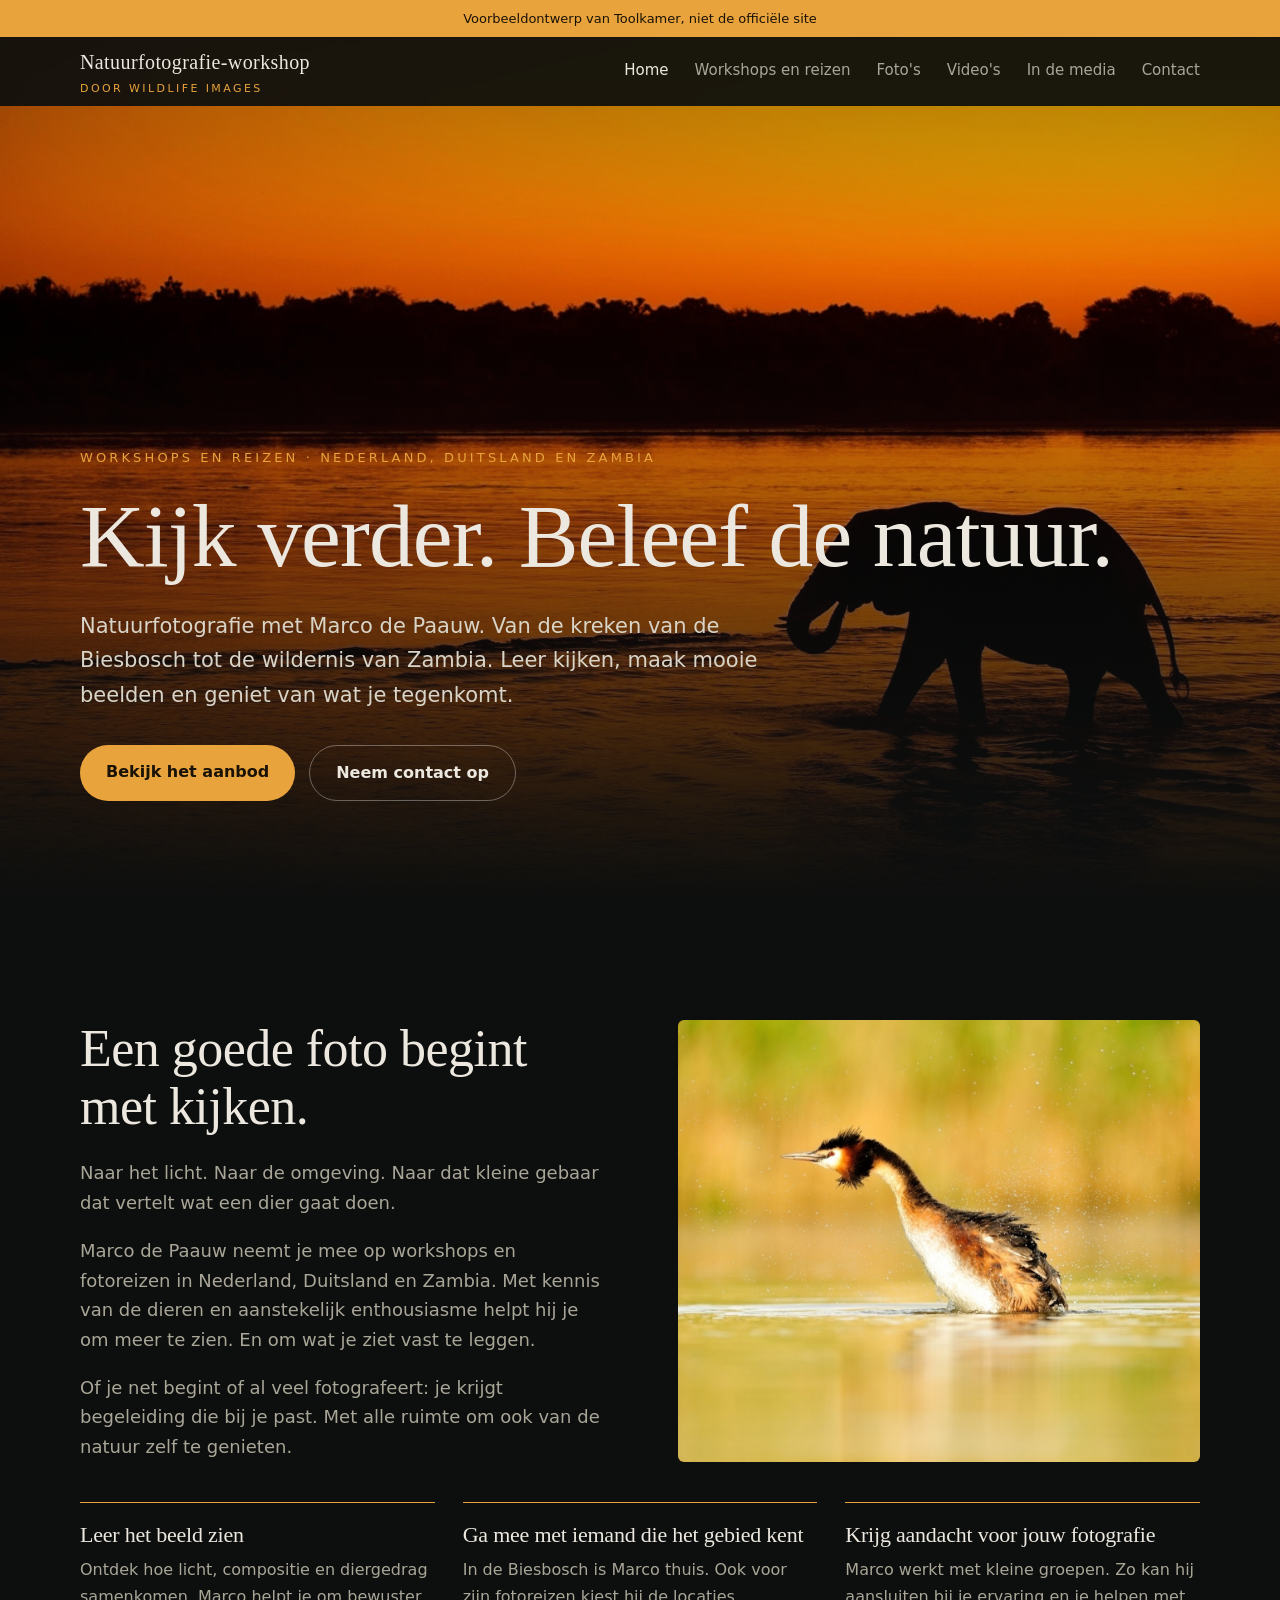
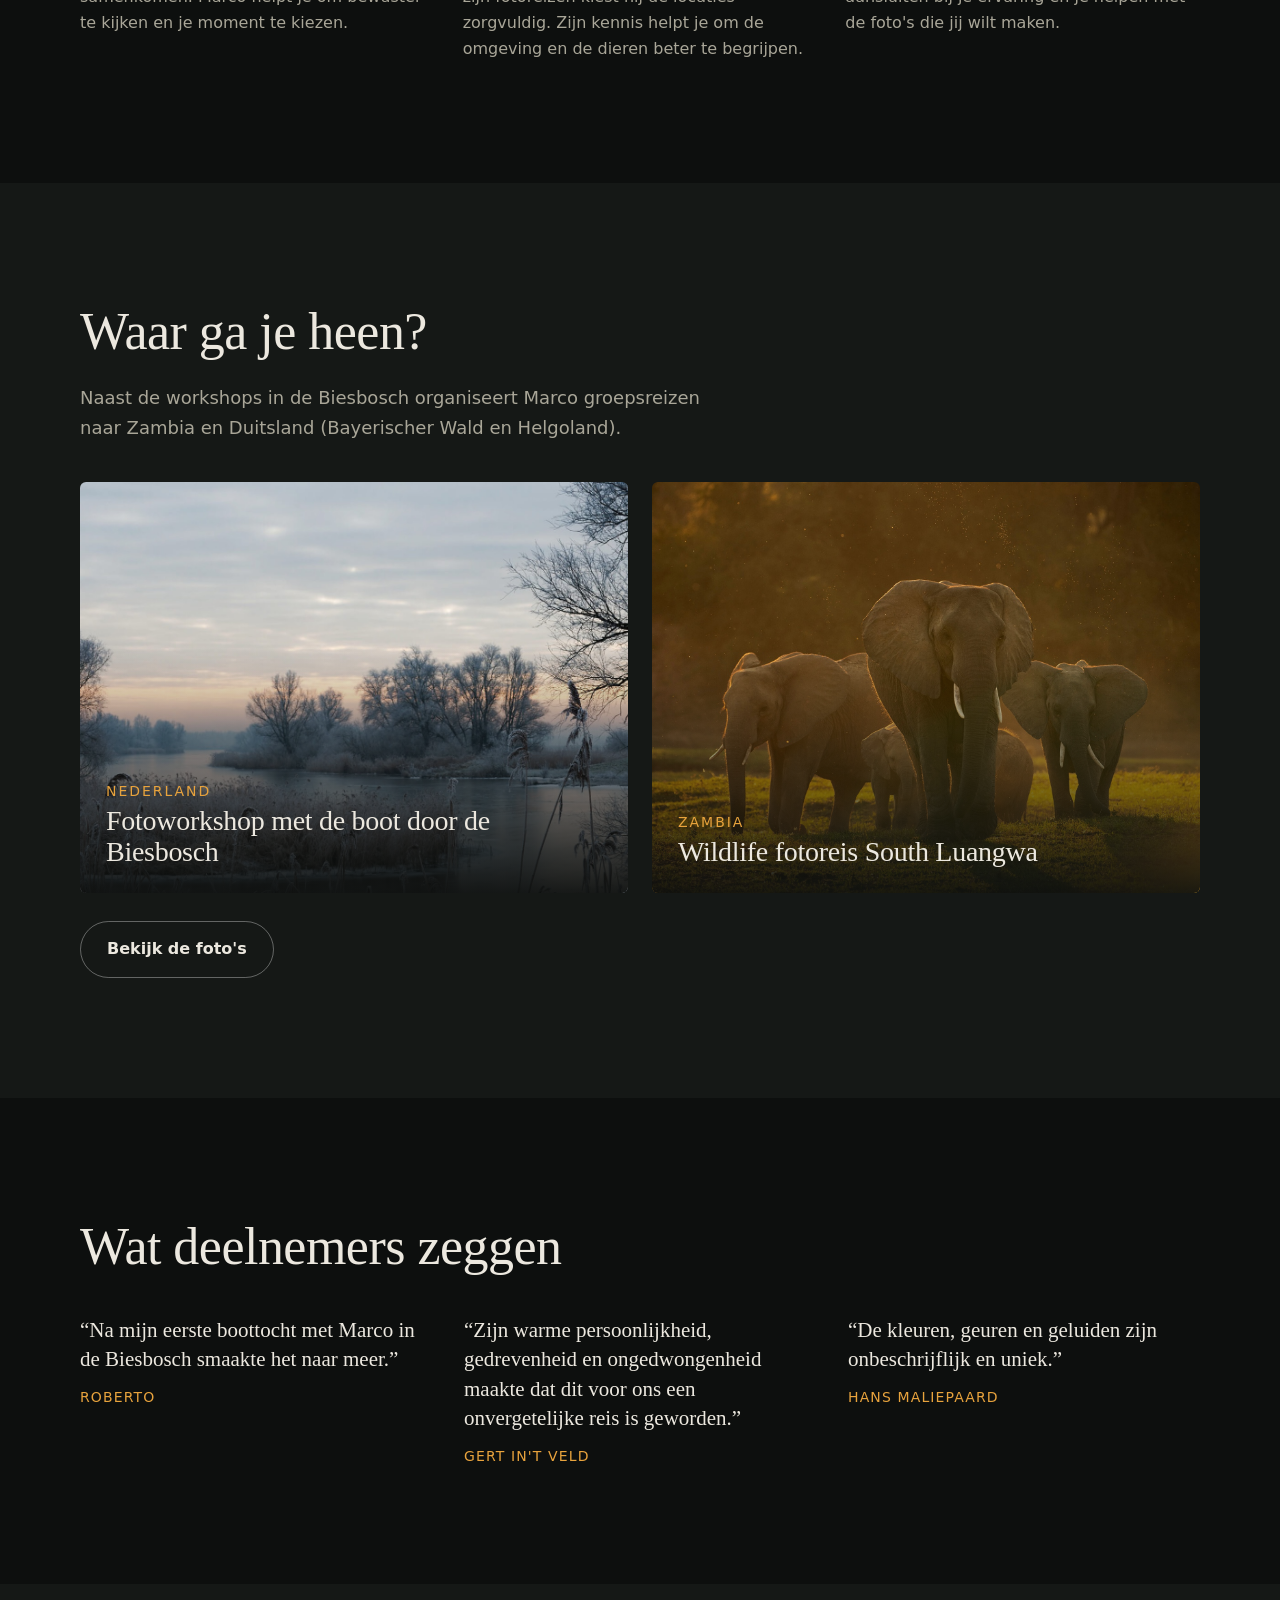
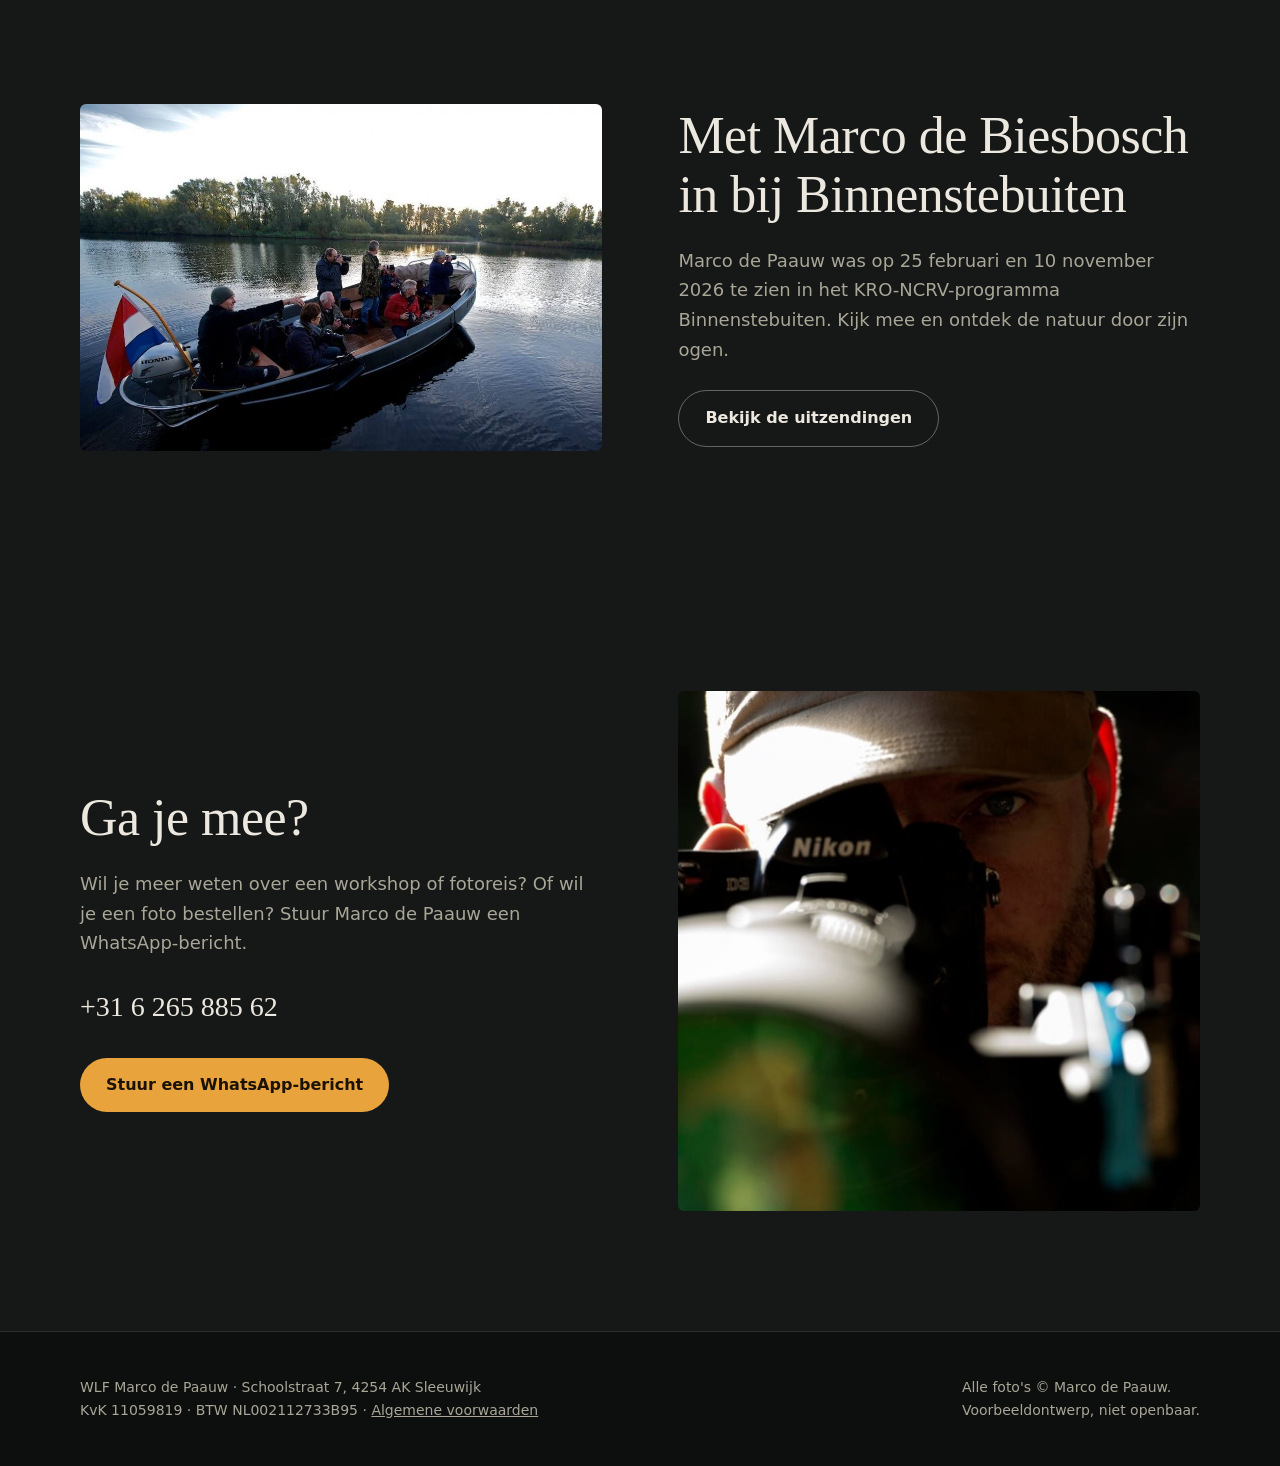
<file: index.html>
<!doctype html>
<html lang="nl"><head><meta charset="utf-8"><meta name="viewport" content="width=device-width,initial-scale=1">
<meta name="robots" content="noindex,nofollow,noarchive"><title>Natuurfotografie-workshop · Marco de Paauw</title>
<link rel="stylesheet" href="style.css"></head><body>
<div class="voorbeeld">Voorbeeldontwerp van Toolkamer, niet de officiële site</div>
<header class="top"><div class="wrap"><a class="merk" href="index.html">Natuurfotografie-workshop<small>door Wildlife Images</small></a><nav><a href="index.html" aria-current=page>Home</a><a href="reizen.html">Workshops en reizen</a><a href="galerij.html">Foto's</a><a href="videos.html">Video's</a><a href="media.html">In de media</a><a href="index.html#contact">Contact</a></nav></div></header>
<section class="hero" style="padding:0"><img src="img/hero.jpg" alt="" fetchpriority="high"><div class="wrap"><div class="oogje">Workshops en reizen · Nederland, Duitsland en Zambia</div><h1>Kijk verder. Beleef de natuur.</h1><p class="sub">Natuurfotografie met Marco de Paauw. Van de kreken van de Biesbosch tot de wildernis van Zambia. Leer kijken, maak mooie beelden en geniet van wat je tegenkomt.</p><div class="knoppen"><a class="knop" href="#aanbod">Bekijk het aanbod</a><a class="knop rand" href="#contact">Neem contact op</a></div></div></section><section><div class="wrap twee"><div><h2>Een goede foto begint met kijken.</h2><p class="lead">Naar het licht. Naar de omgeving. Naar dat kleine gebaar dat vertelt wat een dier gaat doen.</p><p class="lead">Marco de Paauw neemt je mee op workshops en fotoreizen in Nederland, Duitsland en Zambia. Met kennis van de dieren en aanstekelijk enthousiasme helpt hij je om meer te zien. En om wat je ziet vast te leggen.</p><p class="lead">Of je net begint of al veel fotografeert: je krijgt begeleiding die bij je past. Met alle ruimte om ook van de natuur zelf te genieten.</p></div><img src="img/fuut.jpg" alt="Fuut op het water in de Biesbosch" loading="lazy"></div>
<div class="wrap drie"><div><h3>Leer het beeld zien</h3><p>Ontdek hoe licht, compositie en diergedrag samenkomen. Marco helpt je om bewuster te kijken en je moment te kiezen.</p></div><div><h3>Ga mee met iemand die het gebied kent</h3><p>In de Biesbosch is Marco thuis. Ook voor zijn fotoreizen kiest hij de locaties zorgvuldig. Zijn kennis helpt je om de omgeving en de dieren beter te begrijpen.</p></div><div><h3>Krijg aandacht voor jouw fotografie</h3><p>Marco werkt met kleine groepen. Zo kan hij aansluiten bij je ervaring en je helpen met de foto's die jij wilt maken.</p></div></div></section>
<section class="licht" id="aanbod"><div class="wrap"><h2>Waar ga je heen?</h2><p class="lead">Naast de workshops in de Biesbosch organiseert Marco groepsreizen naar Zambia en Duitsland (Bayerischer Wald en Helgoland).</p>
<div class="kaarten"><a class="kaart" href="biesbosch.html"><img src="img/biesbosch-winter.jpg" alt="" loading="lazy"><div><span>Nederland</span><h3>Fotoworkshop met de boot door de Biesbosch</h3></div></a><a class="kaart" href="zambia.html"><img src="img/olifanten.jpg" alt="" loading="lazy"><div><span>Zambia</span><h3>Wildlife fotoreis South Luangwa</h3></div></a></div>
<p style="margin-top:28px"><a class="knop rand" href="galerij.html">Bekijk de foto's</a></p></div></section>
<section><div class="wrap"><h2>Wat deelnemers zeggen</h2><div class="citaten"><blockquote>“Na mijn eerste boottocht met Marco in de Biesbosch smaakte het naar meer.”<cite>ROBERTO</cite></blockquote><blockquote>“Zijn warme persoonlijkheid, gedrevenheid en ongedwongenheid maakte dat dit voor ons een onvergetelijke reis is geworden.”<cite>GERT IN'T VELD</cite></blockquote><blockquote>“De kleuren, geuren en geluiden zijn onbeschrijflijk en uniek.”<cite>HANS MALIEPAARD</cite></blockquote></div></div></section>
<section class="licht"><div class="wrap twee"><img src="img/boot.jpg" alt="Deelnemers in de boot door de Biesbosch" loading="lazy"><div><h2>Met Marco de Biesbosch in bij Binnenstebuiten</h2><p class="lead">Marco de Paauw was op 25 februari en 10 november 2026 te zien in het KRO-NCRV-programma Binnenstebuiten. Kijk mee en ontdek de natuur door zijn ogen.</p><div class="tv"><a class="knop rand" href="media.html">Bekijk de uitzendingen</a></div></div></div></section><section class="licht" id="contact"><div class="wrap twee"><div><h2>Ga je mee?</h2><p class="lead">Wil je meer weten over een workshop of fotoreis? Of wil je een foto bestellen? Stuur Marco de Paauw een WhatsApp-bericht.</p><p style="margin:26px 0 28px;font-family:Georgia,serif;font-size:28px">+31 6 265 885 62</p><a class="knop" href="https://wa.me/31626588562">Stuur een WhatsApp-bericht</a></div><img src="img/marco.jpg" alt="Marco de Paauw met camera" loading="lazy" style="max-height:520px"></div></section>
<footer><div class="wrap"><div>WLF Marco de Paauw · Schoolstraat 7, 4254 AK Sleeuwijk<br>KvK 11059819 · BTW NL002112733B95 · <a href="https://natuurfotografie-workshop.nl/wp-content/uploads/av.pdf">Algemene voorwaarden</a></div><div>Alle foto's © Marco de Paauw.<br>Voorbeeldontwerp, niet openbaar.</div></div></footer>
</body></html>
</file>
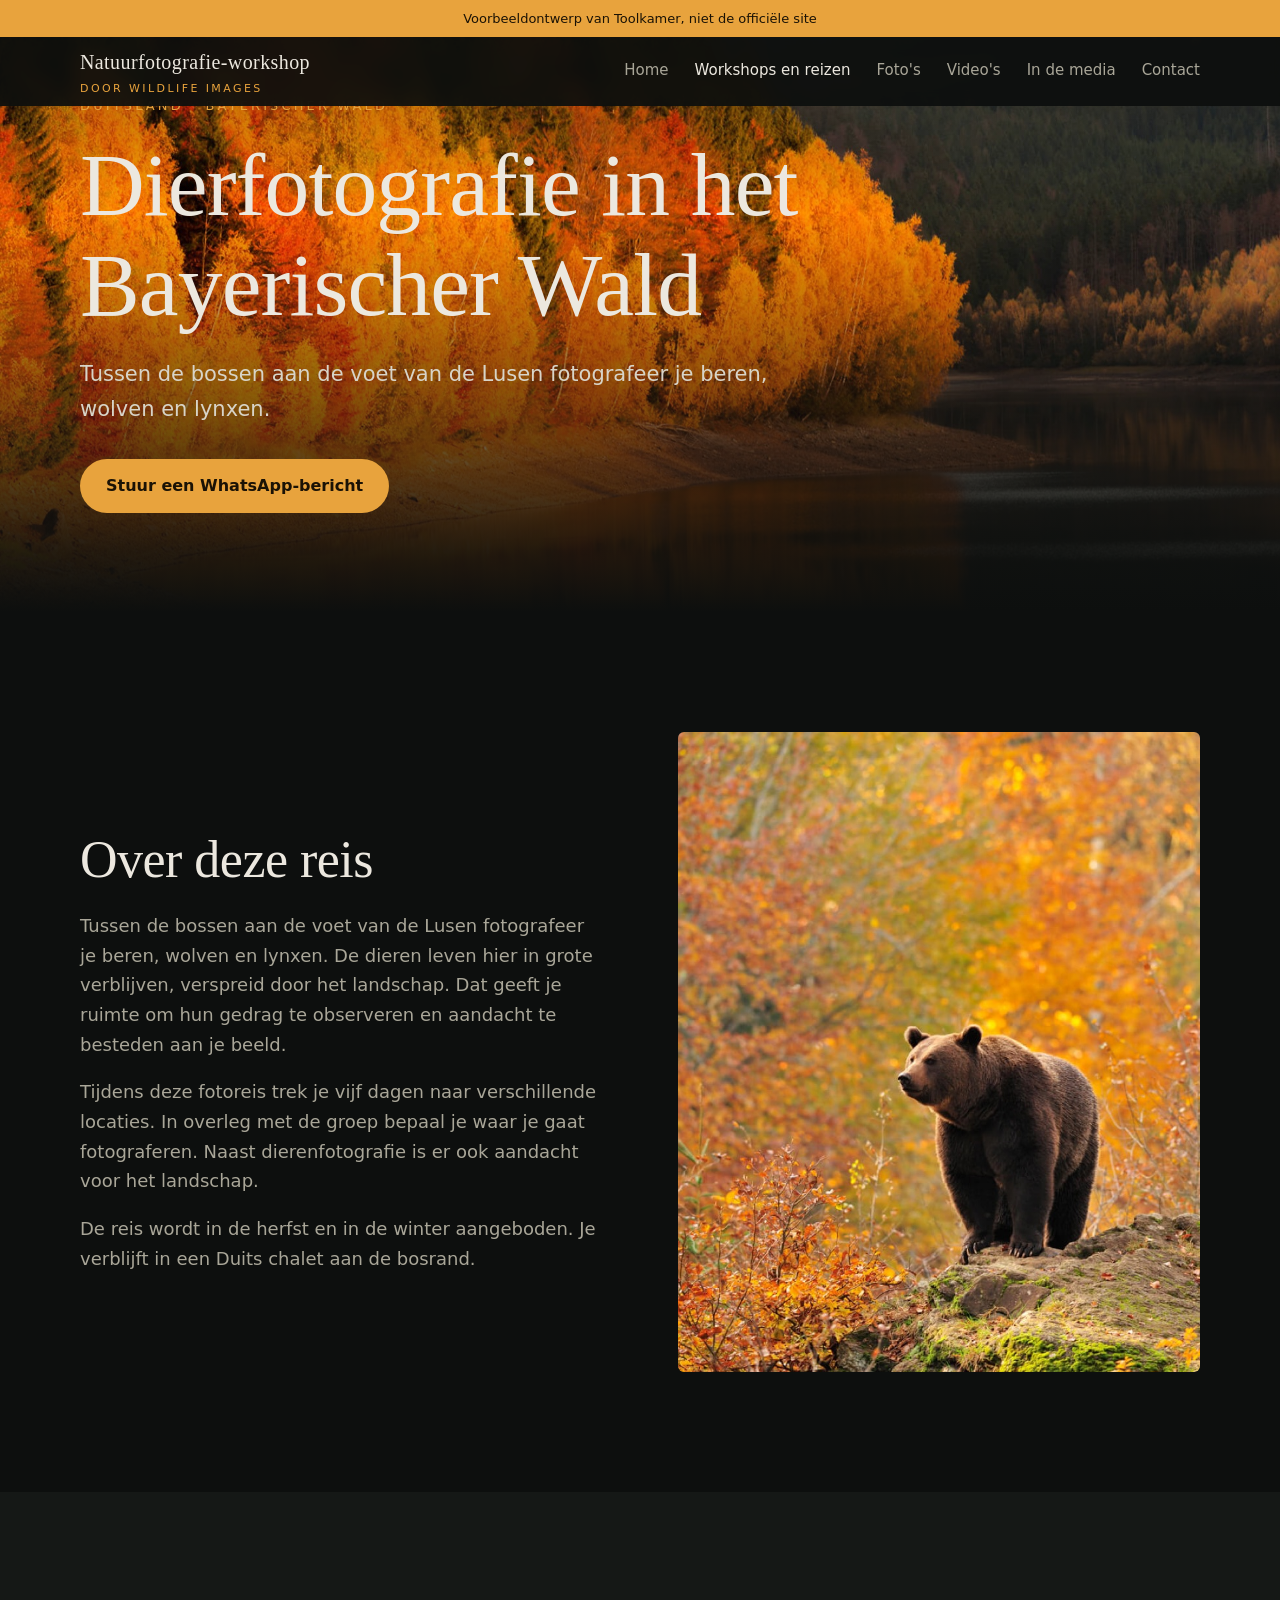
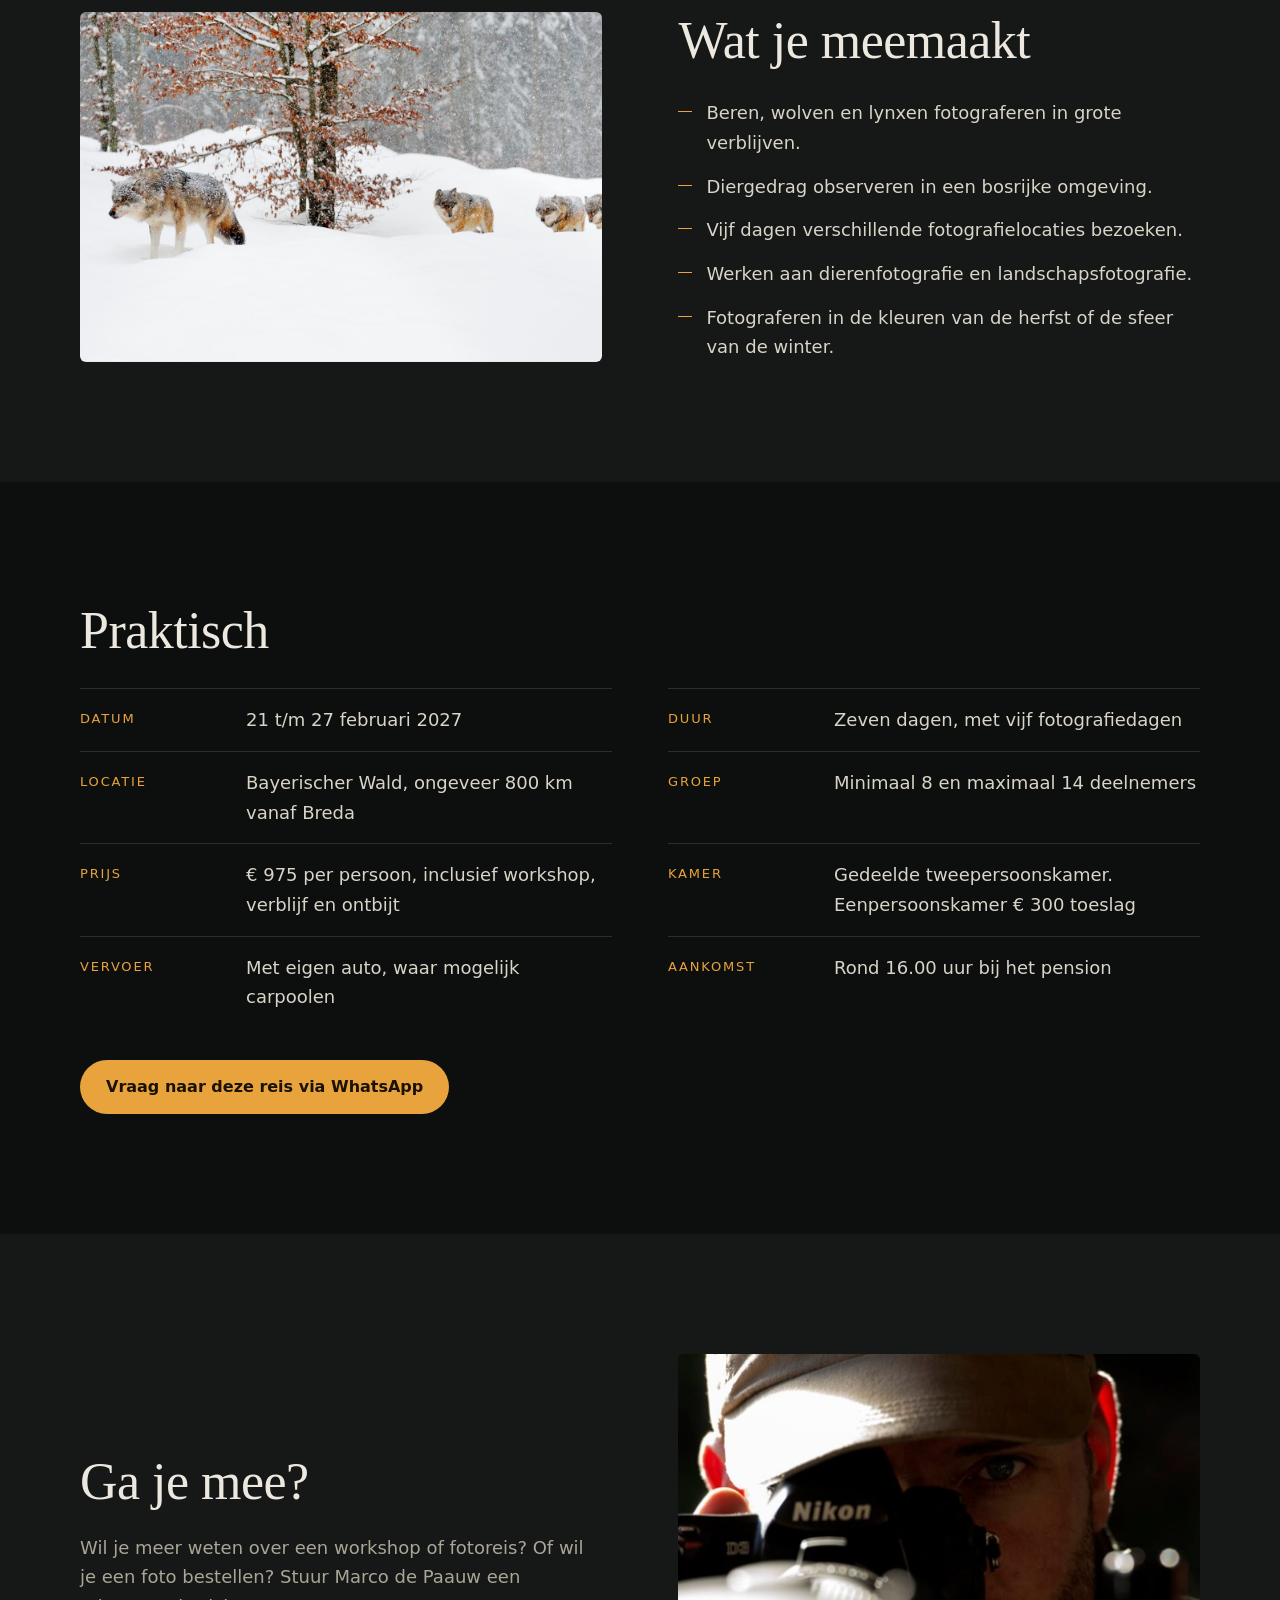
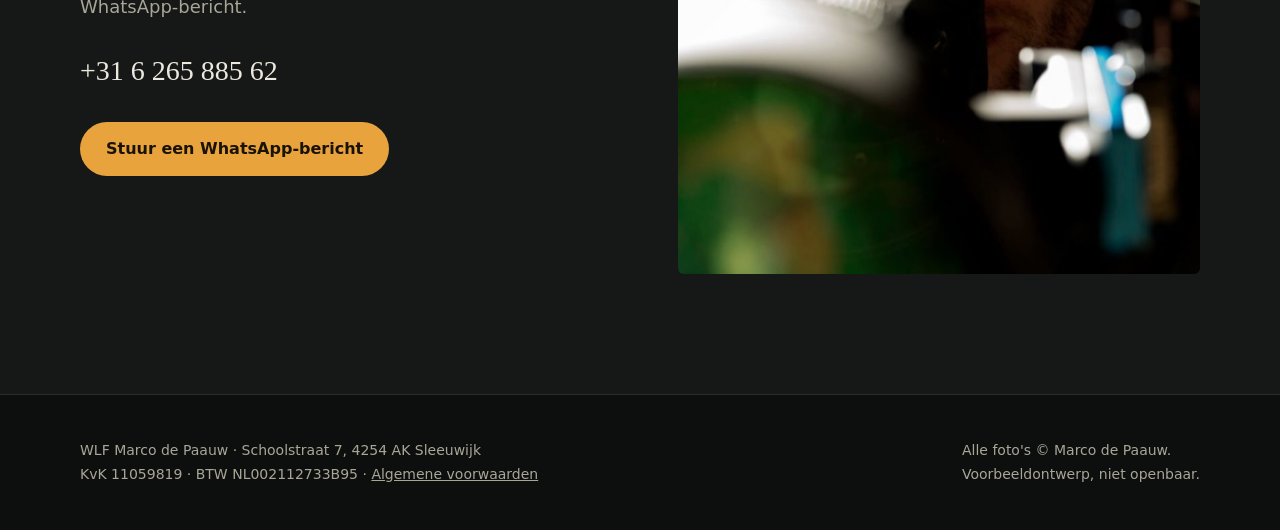
<file: bayerische-wald.html>
<!doctype html>
<html lang="nl"><head><meta charset="utf-8"><meta name="viewport" content="width=device-width,initial-scale=1">
<meta name="robots" content="noindex,nofollow,noarchive"><title>Dierfotografie in het Bayerischer Wald · Marco de Paauw</title>
<link rel="stylesheet" href="style.css"></head><body>
<div class="voorbeeld">Voorbeeldontwerp van Toolkamer, niet de officiële site</div>
<header class="top"><div class="wrap"><a class="merk" href="index.html">Natuurfotografie-workshop<small>door Wildlife Images</small></a><nav><a href="index.html">Home</a><a href="reizen.html" aria-current=page>Workshops en reizen</a><a href="galerij.html">Foto's</a><a href="videos.html">Video's</a><a href="media.html">In de media</a><a href="index.html#contact">Contact</a></nav></div></header>
<section class="hero klein" style="padding:0"><img src="img/herfstmeer.jpg" alt="" fetchpriority="high"><div class="wrap"><div class="oogje">Duitsland · Bayerischer Wald</div><h1>Dierfotografie in het Bayerischer Wald</h1><p class="sub">Tussen de bossen aan de voet van de Lusen fotografeer je beren, wolven en lynxen.</p><div class="knoppen"><a class="knop" href="https://wa.me/31626588562">Stuur een WhatsApp-bericht</a></div></div></section><section><div class="wrap twee"><div><h2>Over deze reis</h2><p class="lead">Tussen de bossen aan de voet van de Lusen fotografeer je beren, wolven en lynxen. De dieren leven hier in grote verblijven, verspreid door het landschap. Dat geeft je ruimte om hun gedrag te observeren en aandacht te besteden aan je beeld.</p><p class="lead">Tijdens deze fotoreis trek je vijf dagen naar verschillende locaties. In overleg met de groep bepaal je waar je gaat fotograferen. Naast dierenfotografie is er ook aandacht voor het landschap.</p><p class="lead">De reis wordt in de herfst en in de winter aangeboden. Je verblijft in een Duits chalet aan de bosrand.</p></div><img src="img/beer-herfst.jpg" alt="Beer in herfstkleuren" loading="lazy"></div></section><section class="licht"><div class="wrap twee"><img src="img/wolven-sneeuw.jpg" alt="Wolven in de sneeuw" loading="lazy"><div><h2>Wat je meemaakt</h2><ul class="lijst"><li>Beren, wolven en lynxen fotograferen in grote verblijven.</li><li>Diergedrag observeren in een bosrijke omgeving.</li><li>Vijf dagen verschillende fotografielocaties bezoeken.</li><li>Werken aan dierenfotografie en landschapsfotografie.</li><li>Fotograferen in de kleuren van de herfst of de sfeer van de winter.</li></ul></div></div></section><section><div class="wrap"><h2>Praktisch</h2><dl class="prak"><div><dt>Datum</dt><dd>21 t/m 27 februari 2027</dd></div><div><dt>Duur</dt><dd>Zeven dagen, met vijf fotografiedagen</dd></div><div><dt>Locatie</dt><dd>Bayerischer Wald, ongeveer 800 km vanaf Breda</dd></div><div><dt>Groep</dt><dd>Minimaal 8 en maximaal 14 deelnemers</dd></div><div><dt>Prijs</dt><dd>€ 975 per persoon, inclusief workshop, verblijf en ontbijt</dd></div><div><dt>Kamer</dt><dd>Gedeelde tweepersoonskamer. Eenpersoonskamer € 300 toeslag</dd></div><div><dt>Vervoer</dt><dd>Met eigen auto, waar mogelijk carpoolen</dd></div><div><dt>Aankomst</dt><dd>Rond 16.00 uur bij het pension</dd></div></dl><p style="margin-top:32px"><a class="knop" href="https://wa.me/31626588562">Vraag naar deze reis via WhatsApp</a></p></div></section><section class="licht" id="contact"><div class="wrap twee"><div><h2>Ga je mee?</h2><p class="lead">Wil je meer weten over een workshop of fotoreis? Of wil je een foto bestellen? Stuur Marco de Paauw een WhatsApp-bericht.</p><p style="margin:26px 0 28px;font-family:Georgia,serif;font-size:28px">+31 6 265 885 62</p><a class="knop" href="https://wa.me/31626588562">Stuur een WhatsApp-bericht</a></div><img src="img/marco.jpg" alt="Marco de Paauw met camera" loading="lazy" style="max-height:520px"></div></section>
<footer><div class="wrap"><div>WLF Marco de Paauw · Schoolstraat 7, 4254 AK Sleeuwijk<br>KvK 11059819 · BTW NL002112733B95 · <a href="https://natuurfotografie-workshop.nl/wp-content/uploads/av.pdf">Algemene voorwaarden</a></div><div>Alle foto's © Marco de Paauw.<br>Voorbeeldontwerp, niet openbaar.</div></div></footer>
</body></html>
</file>
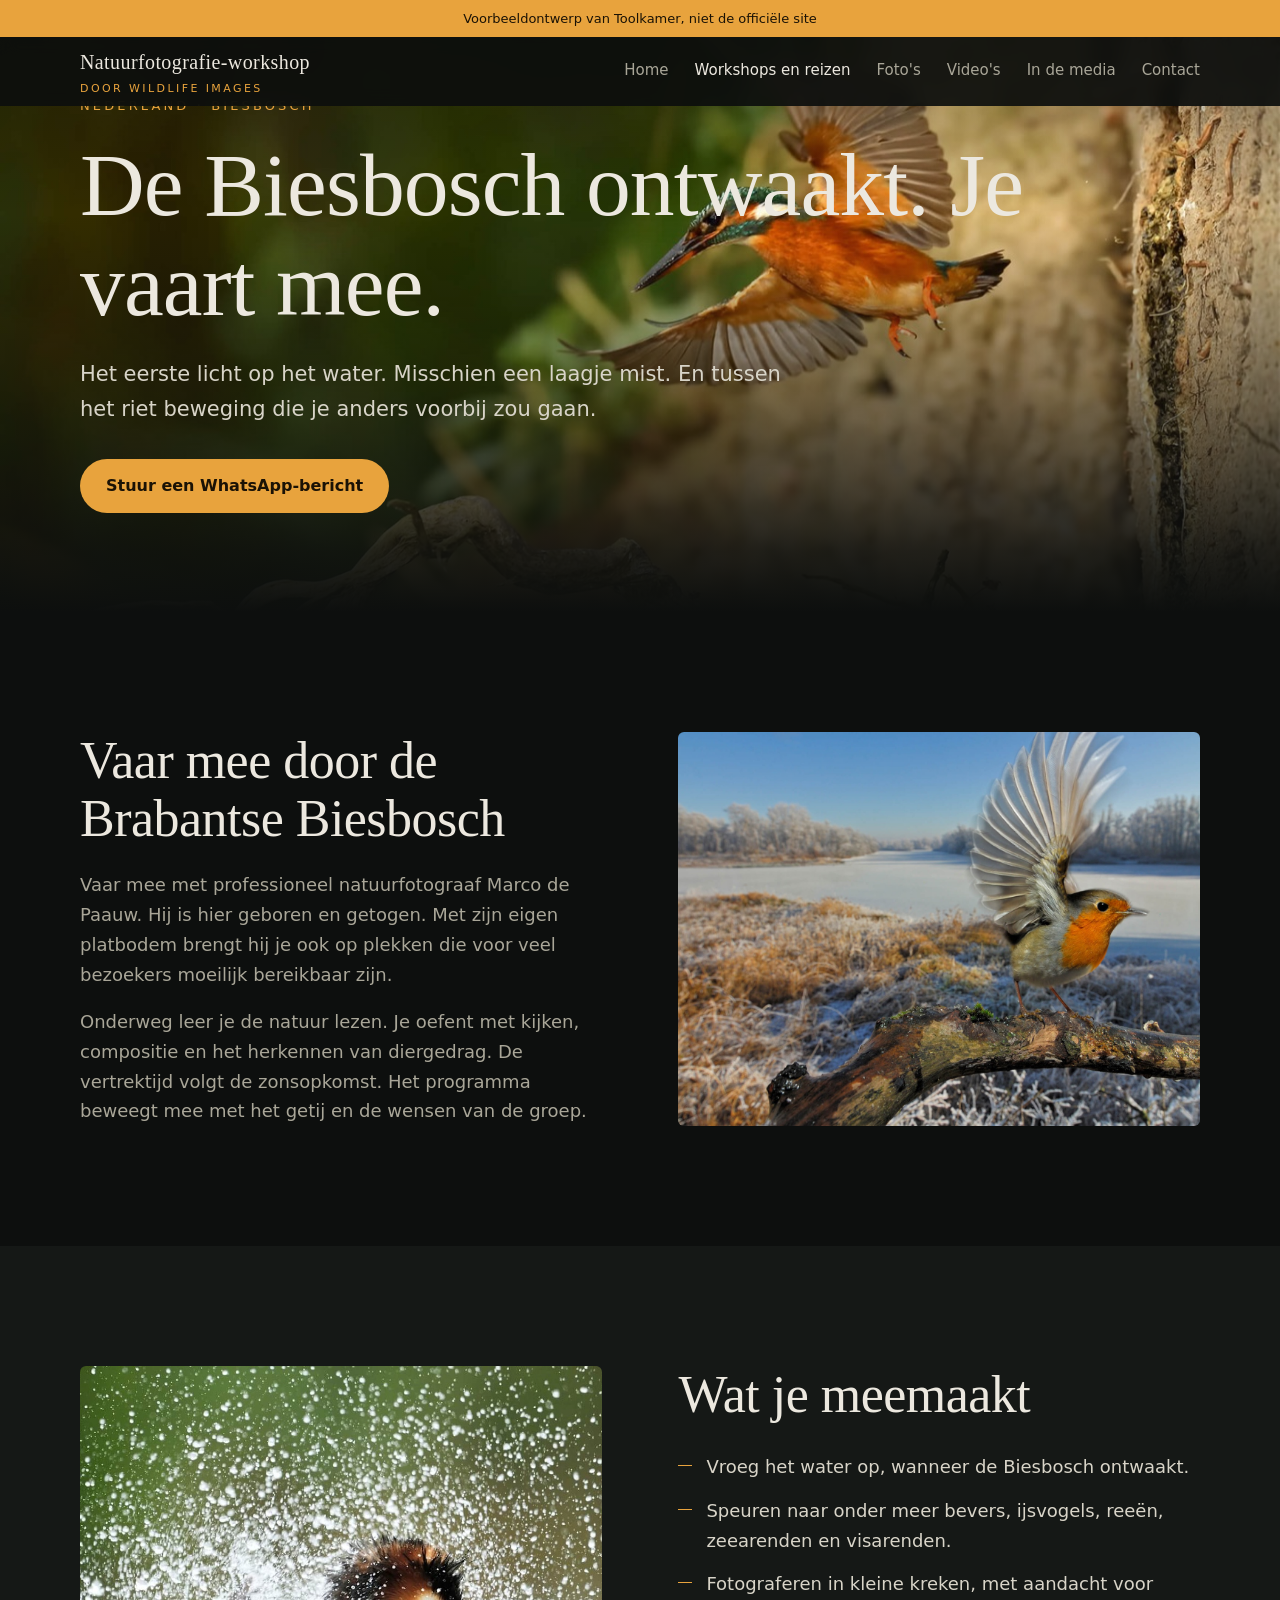
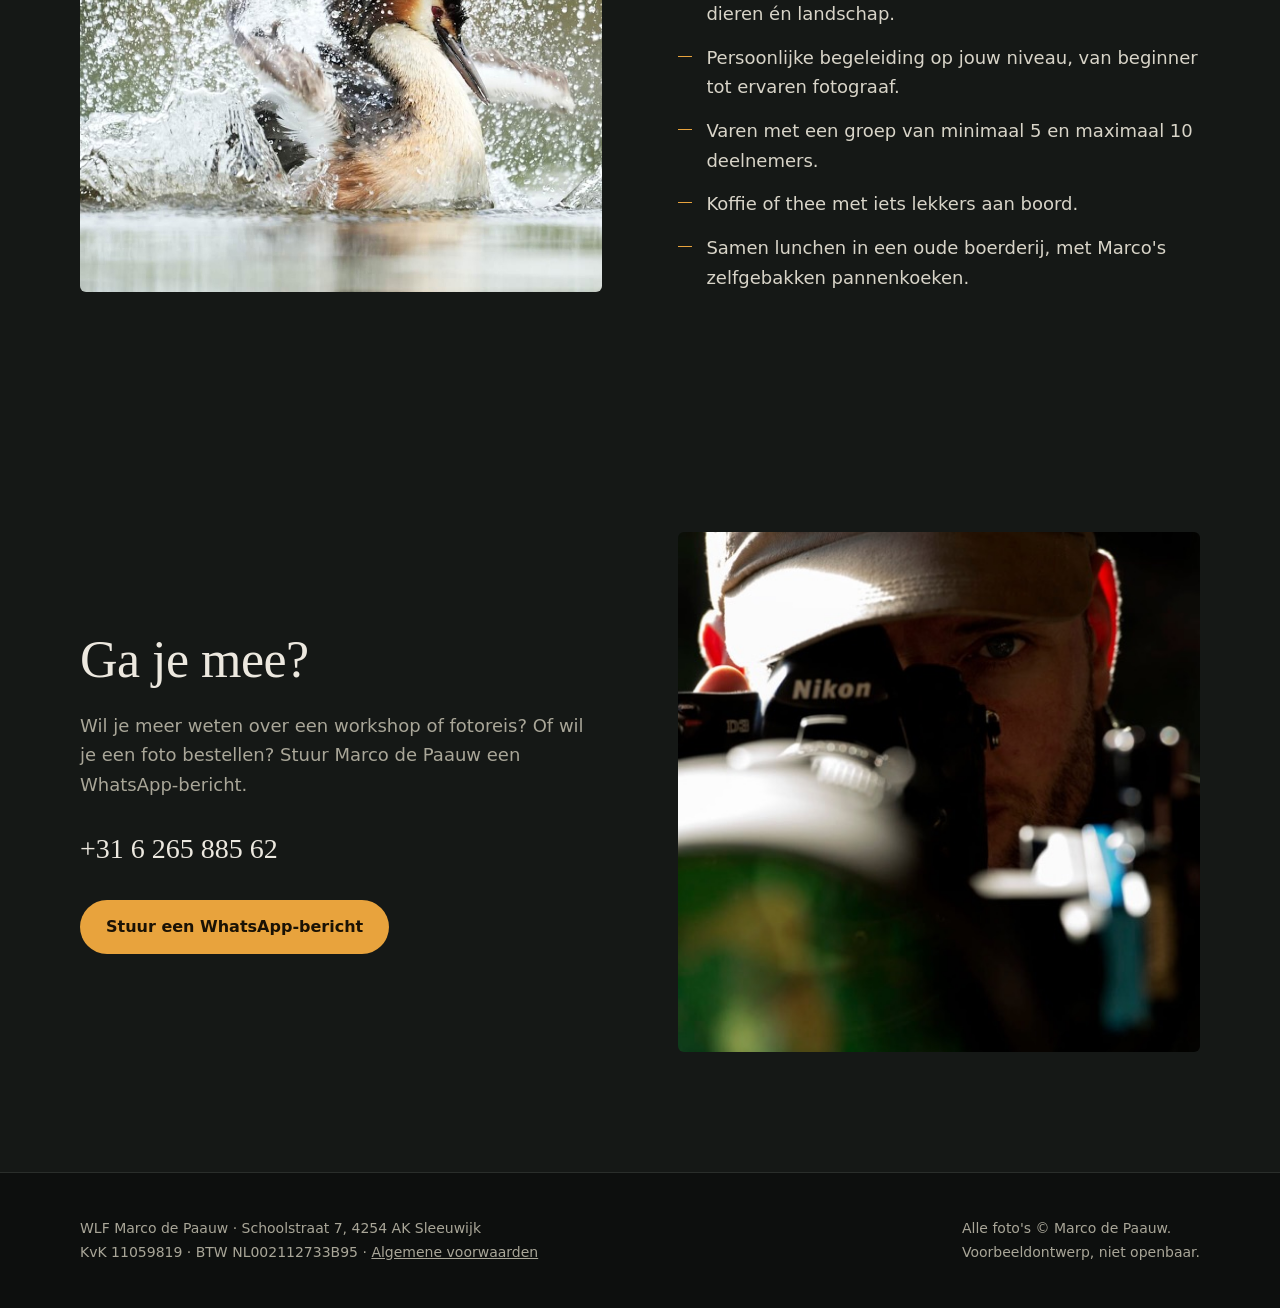
<file: biesbosch.html>
<!doctype html>
<html lang="nl"><head><meta charset="utf-8"><meta name="viewport" content="width=device-width,initial-scale=1">
<meta name="robots" content="noindex,nofollow,noarchive"><title>Fotoworkshop Biesbosch · Marco de Paauw</title>
<link rel="stylesheet" href="style.css"></head><body>
<div class="voorbeeld">Voorbeeldontwerp van Toolkamer, niet de officiële site</div>
<header class="top"><div class="wrap"><a class="merk" href="index.html">Natuurfotografie-workshop<small>door Wildlife Images</small></a><nav><a href="index.html">Home</a><a href="reizen.html" aria-current=page>Workshops en reizen</a><a href="galerij.html">Foto's</a><a href="videos.html">Video's</a><a href="media.html">In de media</a><a href="index.html#contact">Contact</a></nav></div></header>
<section class="hero klein" style="padding:0"><img src="img/ijsvogel.jpg" alt="" fetchpriority="high"><div class="wrap"><div class="oogje">Nederland · Biesbosch</div><h1>De Biesbosch ontwaakt. Je vaart mee.</h1><p class="sub">Het eerste licht op het water. Misschien een laagje mist. En tussen het riet beweging die je anders voorbij zou gaan.</p><div class="knoppen"><a class="knop" href="https://wa.me/31626588562">Stuur een WhatsApp-bericht</a></div></div></section><section><div class="wrap twee"><div><h2>Vaar mee door de Brabantse Biesbosch</h2><p class="lead">Vaar mee met professioneel natuurfotograaf Marco de Paauw. Hij is hier geboren en getogen. Met zijn eigen platbodem brengt hij je ook op plekken die voor veel bezoekers moeilijk bereikbaar zijn.</p><p class="lead">Onderweg leer je de natuur lezen. Je oefent met kijken, compositie en het herkennen van diergedrag. De vertrektijd volgt de zonsopkomst. Het programma beweegt mee met het getij en de wensen van de groep.</p></div><img src="img/roodborst.jpg" alt="Roodborst op een tak" loading="lazy"></div></section>
<section class="licht"><div class="wrap twee"><img src="img/fuut-spetter.jpg" alt="Fuut spettert door het water" loading="lazy"><div><h2>Wat je meemaakt</h2><ul class="lijst"><li>Vroeg het water op, wanneer de Biesbosch ontwaakt.</li><li>Speuren naar onder meer bevers, ijsvogels, reeën, zeearenden en visarenden.</li><li>Fotograferen in kleine kreken, met aandacht voor dieren én landschap.</li><li>Persoonlijke begeleiding op jouw niveau, van beginner tot ervaren fotograaf.</li><li>Varen met een groep van minimaal 5 en maximaal 10 deelnemers.</li><li>Koffie of thee met iets lekkers aan boord.</li><li>Samen lunchen in een oude boerderij, met Marco's zelfgebakken pannenkoeken.</li></ul></div></div></section><section class="licht" id="contact"><div class="wrap twee"><div><h2>Ga je mee?</h2><p class="lead">Wil je meer weten over een workshop of fotoreis? Of wil je een foto bestellen? Stuur Marco de Paauw een WhatsApp-bericht.</p><p style="margin:26px 0 28px;font-family:Georgia,serif;font-size:28px">+31 6 265 885 62</p><a class="knop" href="https://wa.me/31626588562">Stuur een WhatsApp-bericht</a></div><img src="img/marco.jpg" alt="Marco de Paauw met camera" loading="lazy" style="max-height:520px"></div></section>
<footer><div class="wrap"><div>WLF Marco de Paauw · Schoolstraat 7, 4254 AK Sleeuwijk<br>KvK 11059819 · BTW NL002112733B95 · <a href="https://natuurfotografie-workshop.nl/wp-content/uploads/av.pdf">Algemene voorwaarden</a></div><div>Alle foto's © Marco de Paauw.<br>Voorbeeldontwerp, niet openbaar.</div></div></footer>
</body></html>
</file>
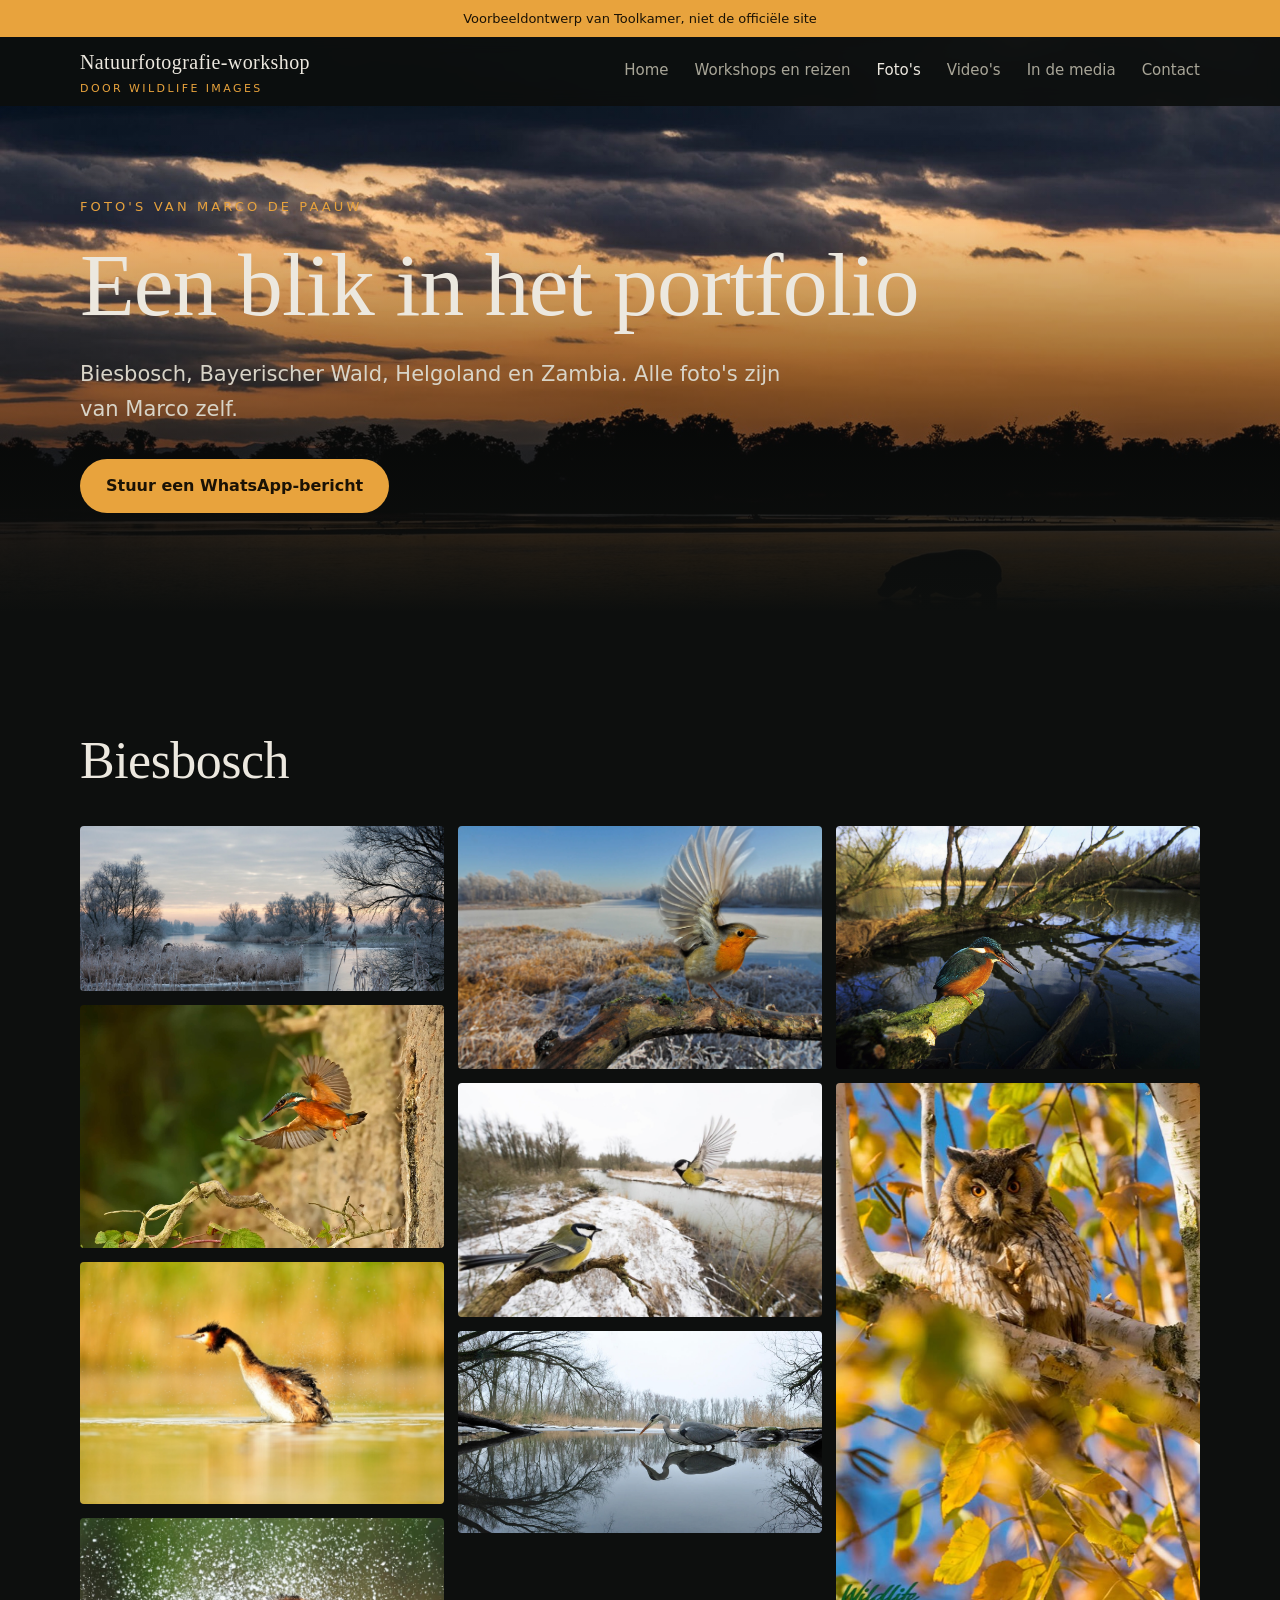
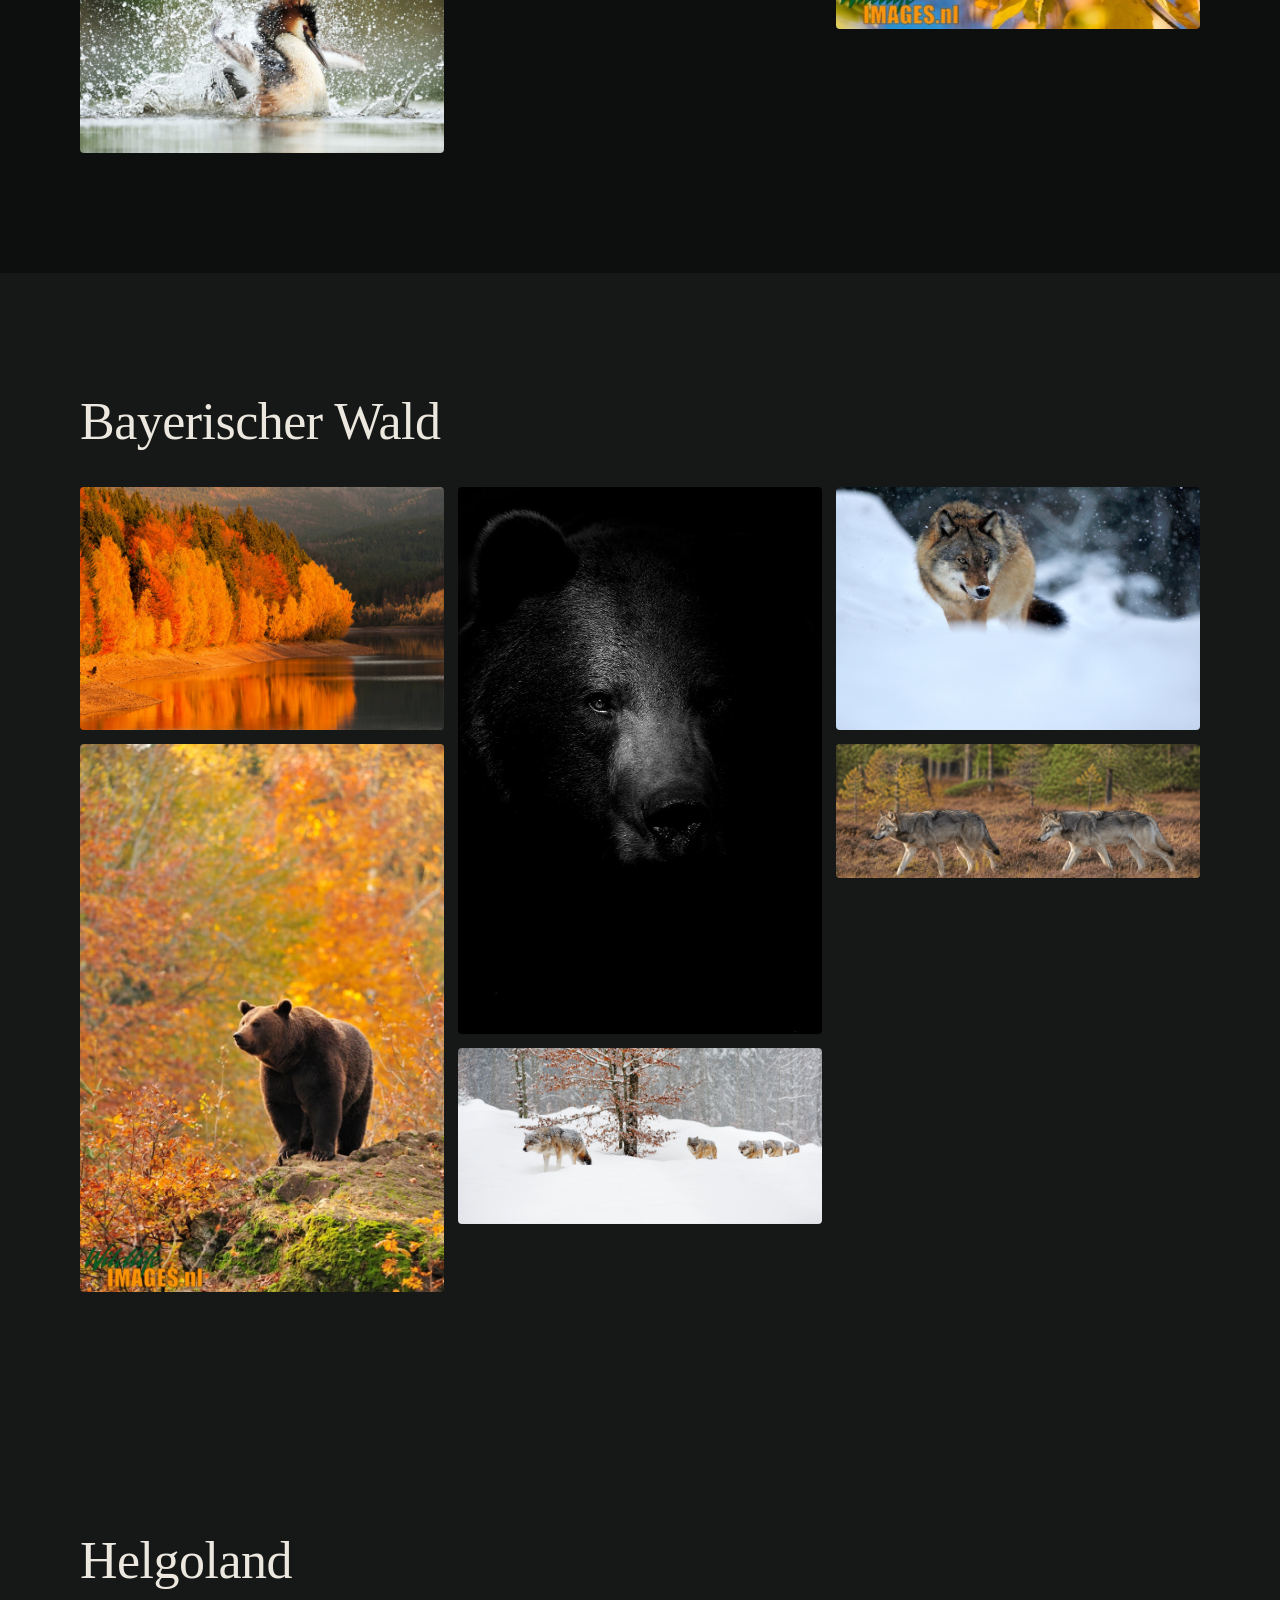
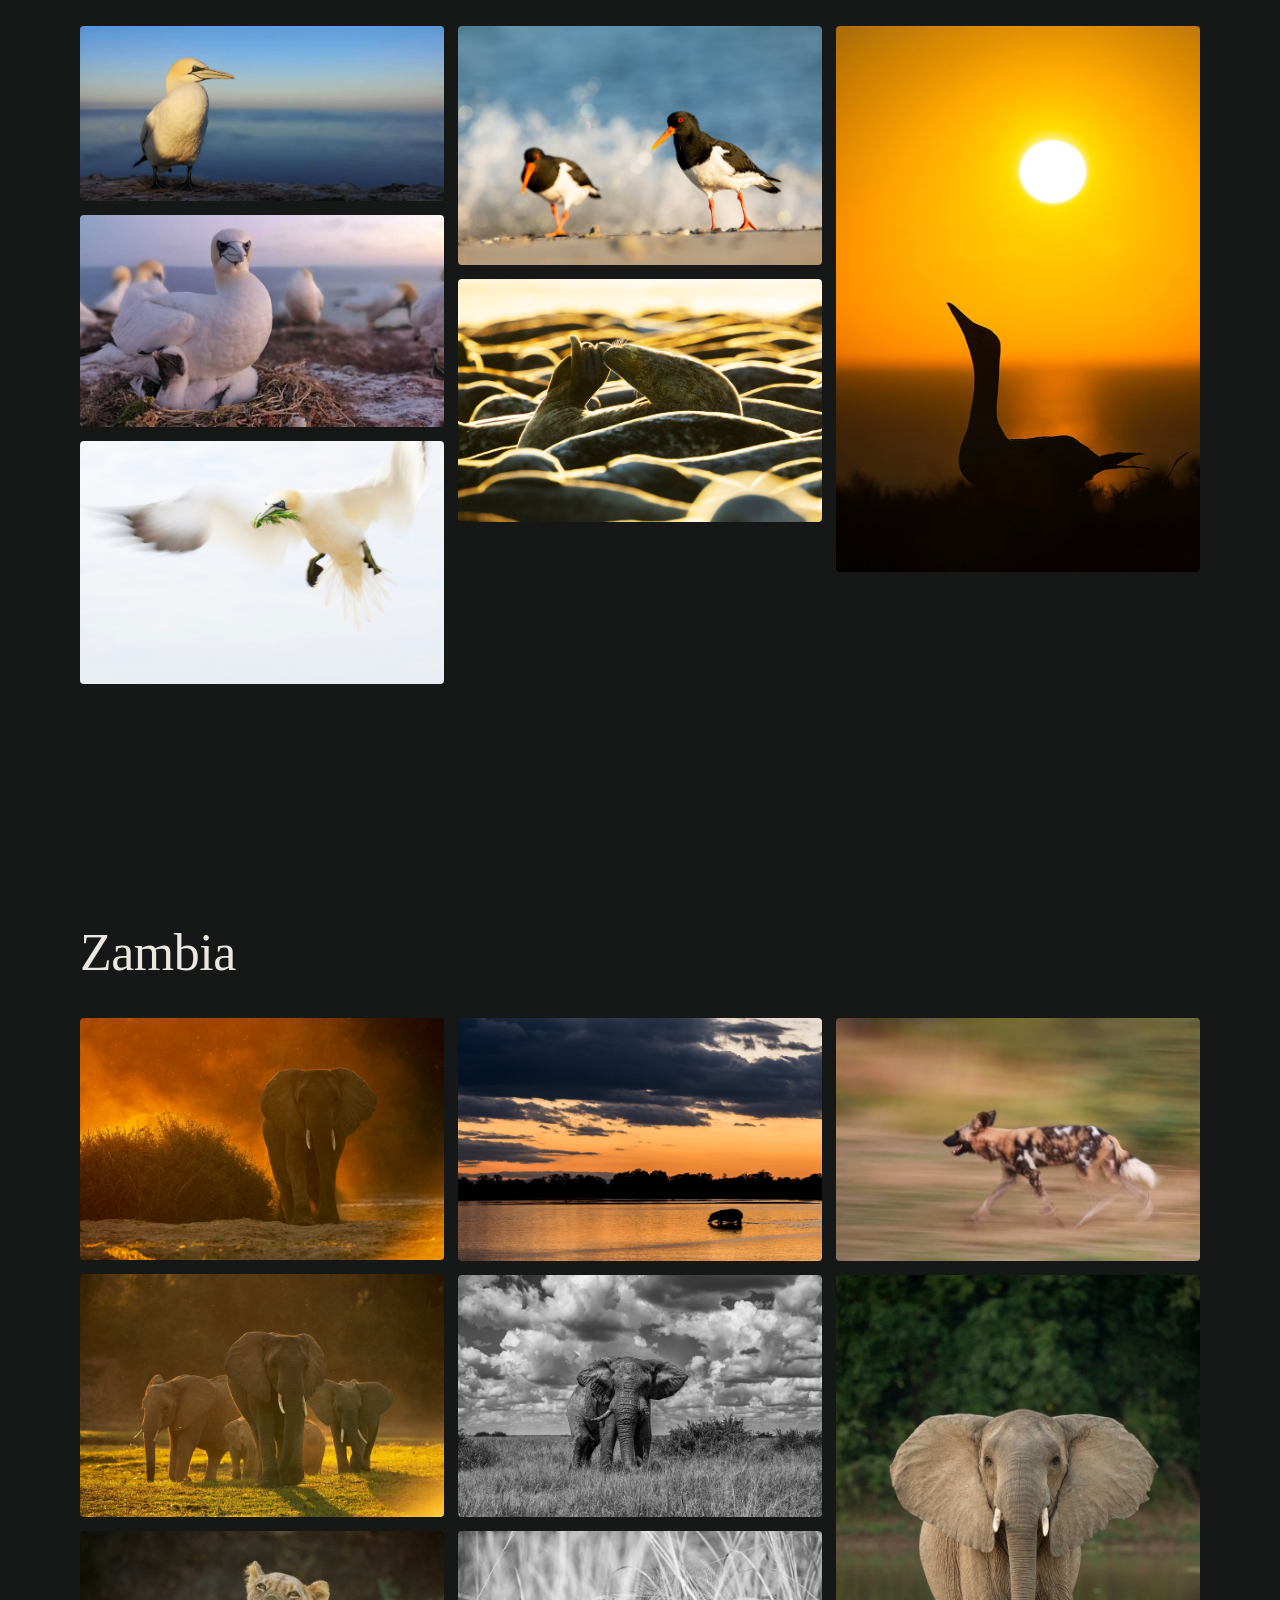
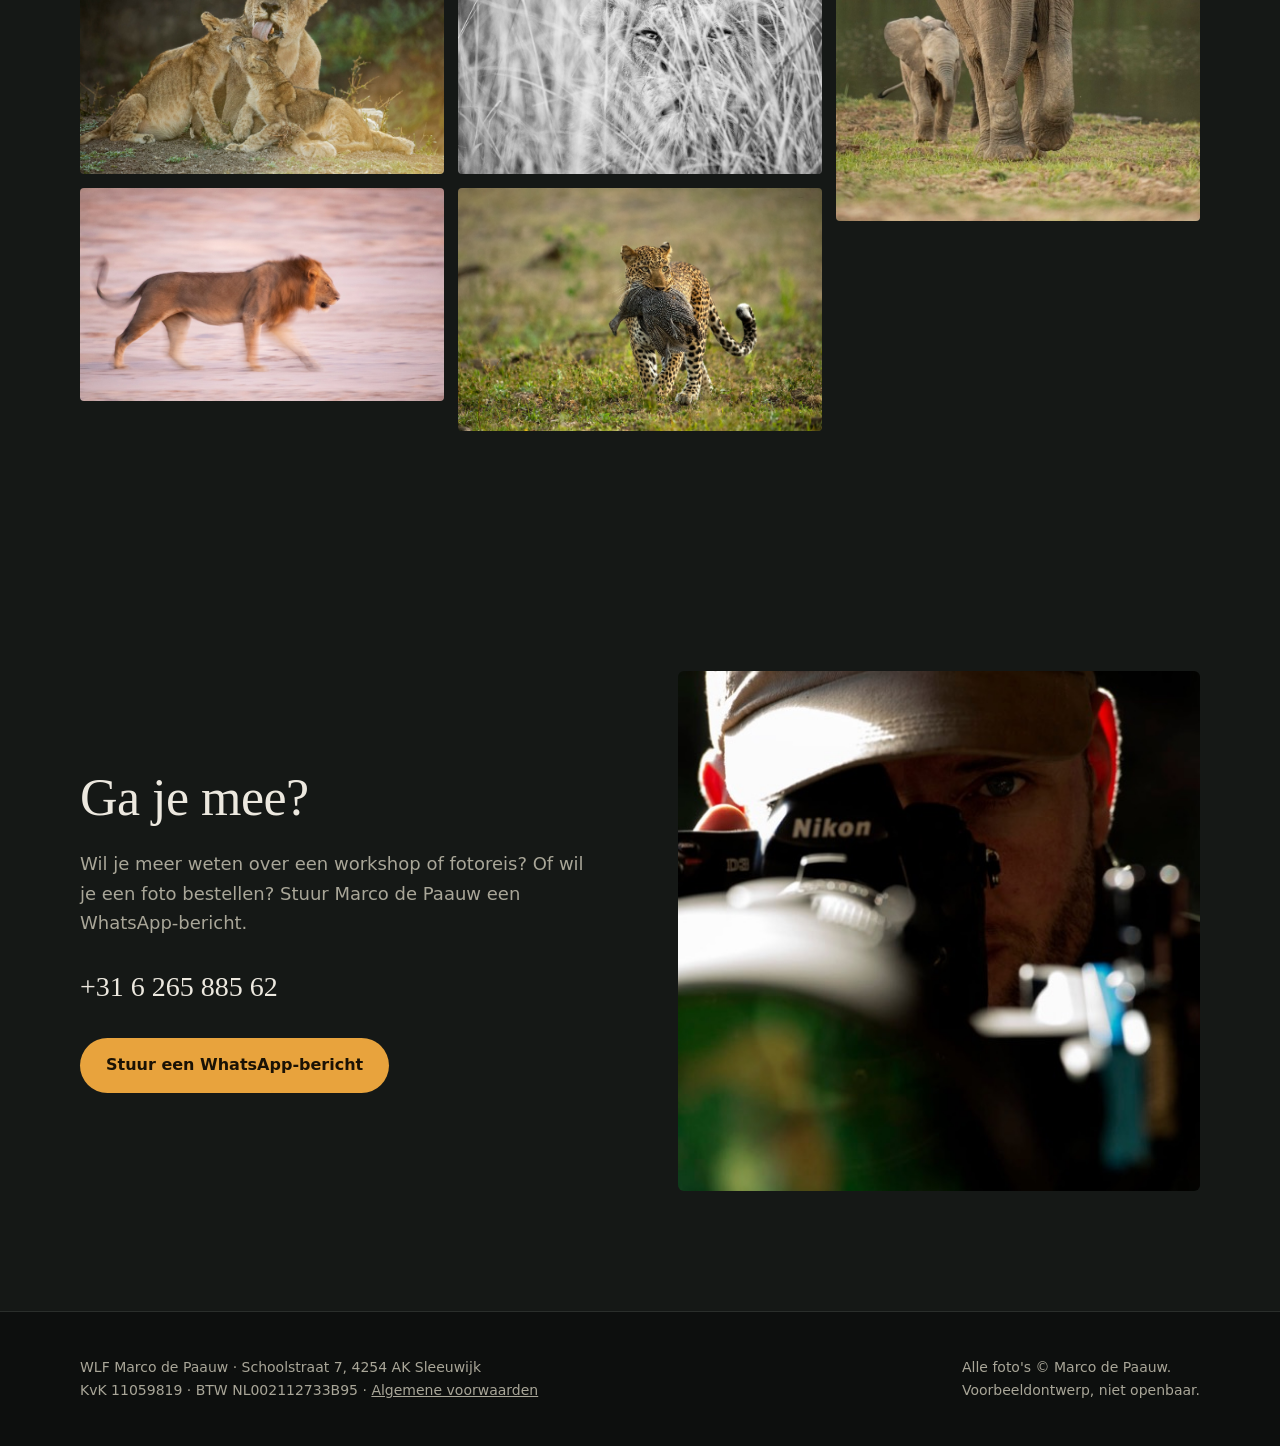
<file: galerij.html>
<!doctype html>
<html lang="nl"><head><meta charset="utf-8"><meta name="viewport" content="width=device-width,initial-scale=1">
<meta name="robots" content="noindex,nofollow,noarchive"><title>Foto's · Marco de Paauw</title>
<link rel="stylesheet" href="style.css"></head><body>
<div class="voorbeeld">Voorbeeldontwerp van Toolkamer, niet de officiële site</div>
<header class="top"><div class="wrap"><a class="merk" href="index.html">Natuurfotografie-workshop<small>door Wildlife Images</small></a><nav><a href="index.html">Home</a><a href="reizen.html">Workshops en reizen</a><a href="galerij.html" aria-current=page>Foto's</a><a href="videos.html">Video's</a><a href="media.html">In de media</a><a href="index.html#contact">Contact</a></nav></div></header>
<section class="hero klein" style="padding:0"><img src="img/zonsondergang.jpg" alt="" fetchpriority="high"><div class="wrap"><div class="oogje">Foto's van Marco de Paauw</div><h1>Een blik in het portfolio</h1><p class="sub">Biesbosch, Bayerischer Wald, Helgoland en Zambia. Alle foto's zijn van Marco zelf.</p><div class="knoppen"><a class="knop" href="https://wa.me/31626588562">Stuur een WhatsApp-bericht</a></div></div></section><section><div class="wrap"><h2>Biesbosch</h2><div class="galerij"><img src="img/biesbosch-winter.jpg" alt="" loading="lazy"><img src="img/ijsvogel.jpg" alt="" loading="lazy"><img src="img/fuut.jpg" alt="" loading="lazy"><img src="img/fuut-spetter.jpg" alt="" loading="lazy"><img src="img/roodborst.jpg" alt="" loading="lazy"><img src="img/pimpelmees.jpg" alt="" loading="lazy"><img src="img/reiger.jpg" alt="" loading="lazy"><img src="img/ijsvogel-water.jpg" alt="" loading="lazy"><img src="img/uil.jpg" alt="" loading="lazy"></div></div></section><section class=licht><div class="wrap"><h2>Bayerischer Wald</h2><div class="galerij"><img src="img/herfstmeer.jpg" alt="" loading="lazy"><img src="img/beer-herfst.jpg" alt="" loading="lazy"><img src="img/beer-donker.jpg" alt="" loading="lazy"><img src="img/wolven-sneeuw.jpg" alt="" loading="lazy"><img src="img/wolf-sneeuw.jpg" alt="" loading="lazy"><img src="img/wolven-duo.jpg" alt="" loading="lazy"></div></div></section><section class=licht><div class="wrap"><h2>Helgoland</h2><div class="galerij"><img src="img/jan-van-gent-zee.jpg" alt="" loading="lazy"><img src="img/jan-van-genten.jpg" alt="" loading="lazy"><img src="img/jan-van-gent-vlucht.jpg" alt="" loading="lazy"><img src="img/scholeksters.jpg" alt="" loading="lazy"><img src="img/zeehonden.jpg" alt="" loading="lazy"><img src="img/jan-van-gent-zon.jpg" alt="" loading="lazy"></div></div></section><section class=licht><div class="wrap"><h2>Zambia</h2><div class="galerij"><img src="img/olifant-vuur.jpg" alt="" loading="lazy"><img src="img/olifanten.jpg" alt="" loading="lazy"><img src="img/leeuwen.jpg" alt="" loading="lazy"><img src="img/leeuw.jpg" alt="" loading="lazy"><img src="img/zonsondergang.jpg" alt="" loading="lazy"><img src="img/olifant-zw.jpg" alt="" loading="lazy"><img src="img/leeuw-gras.jpg" alt="" loading="lazy"><img src="img/luipaard.jpg" alt="" loading="lazy"><img src="img/wilde-honden.jpg" alt="" loading="lazy"><img src="img/olifant-jong.jpg" alt="" loading="lazy"></div></div></section><section class="licht" id="contact"><div class="wrap twee"><div><h2>Ga je mee?</h2><p class="lead">Wil je meer weten over een workshop of fotoreis? Of wil je een foto bestellen? Stuur Marco de Paauw een WhatsApp-bericht.</p><p style="margin:26px 0 28px;font-family:Georgia,serif;font-size:28px">+31 6 265 885 62</p><a class="knop" href="https://wa.me/31626588562">Stuur een WhatsApp-bericht</a></div><img src="img/marco.jpg" alt="Marco de Paauw met camera" loading="lazy" style="max-height:520px"></div></section>
<footer><div class="wrap"><div>WLF Marco de Paauw · Schoolstraat 7, 4254 AK Sleeuwijk<br>KvK 11059819 · BTW NL002112733B95 · <a href="https://natuurfotografie-workshop.nl/wp-content/uploads/av.pdf">Algemene voorwaarden</a></div><div>Alle foto's © Marco de Paauw.<br>Voorbeeldontwerp, niet openbaar.</div></div></footer>
</body></html>
</file>
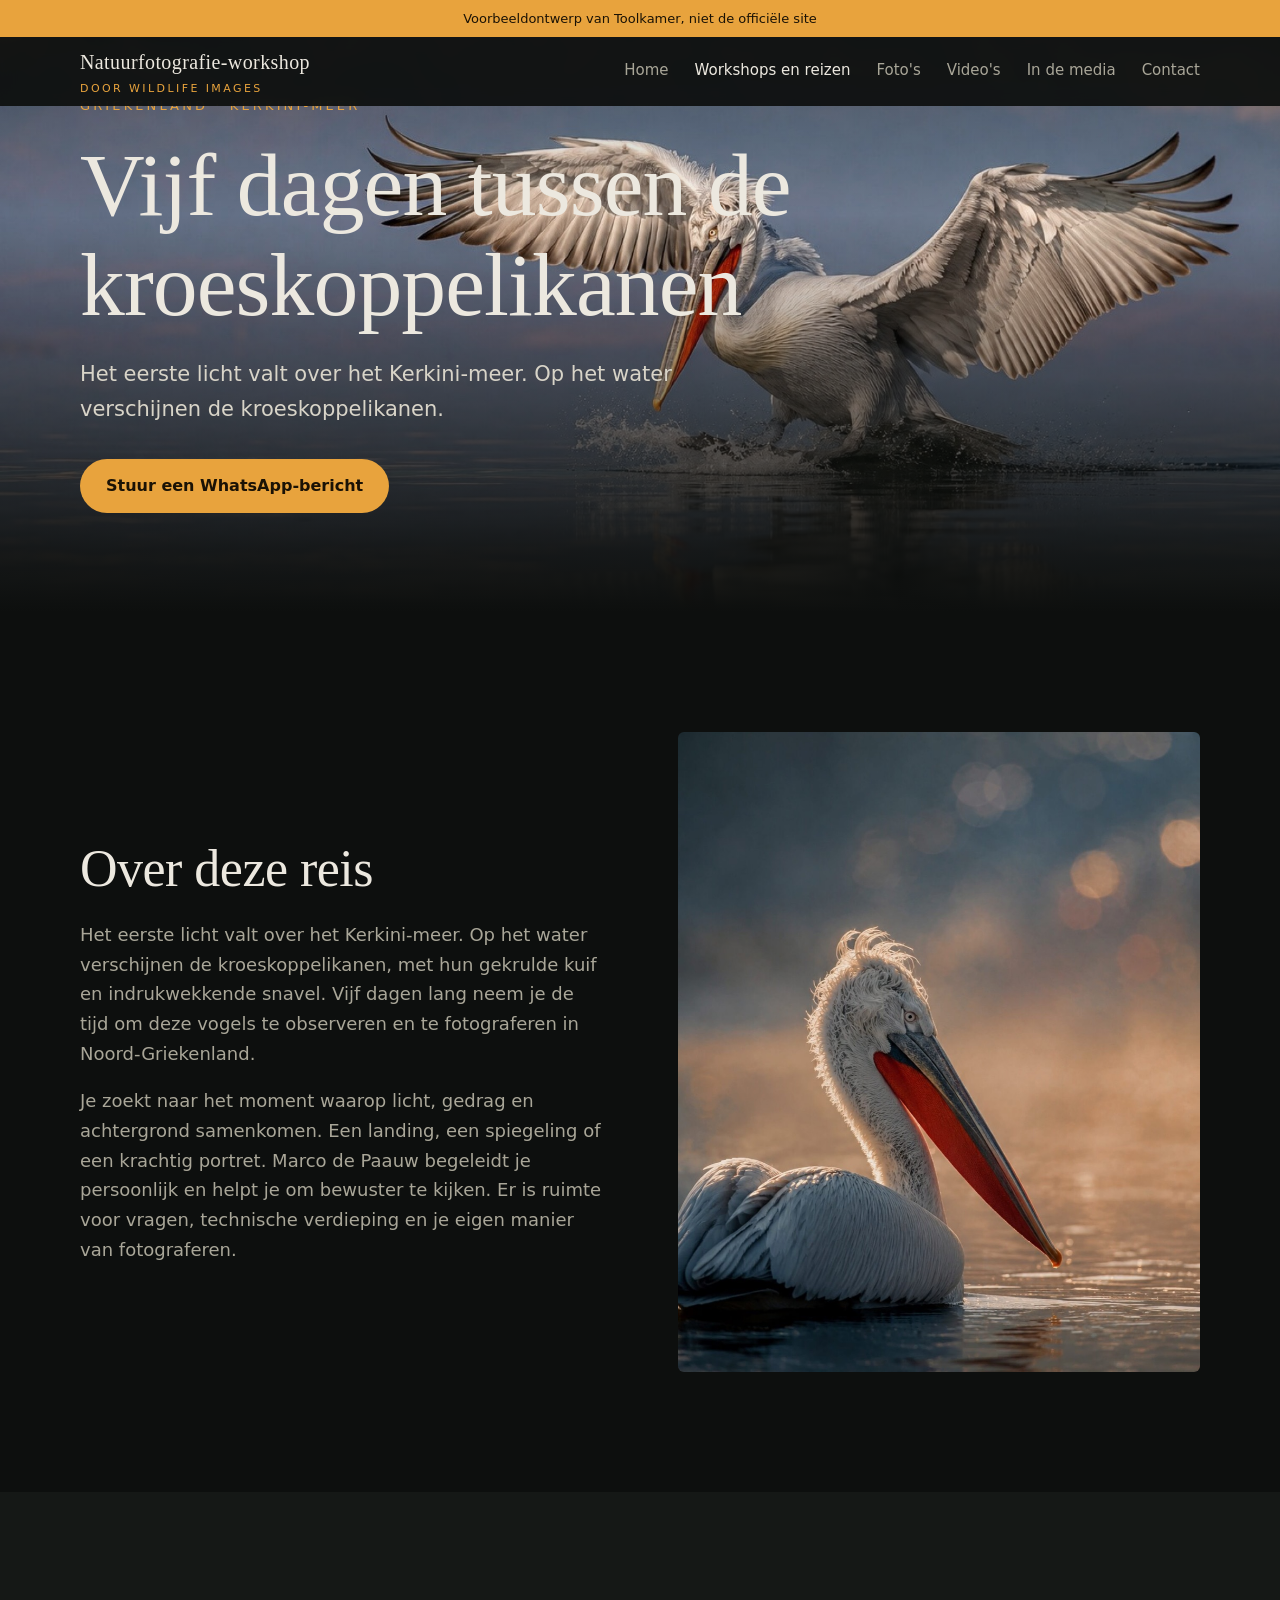
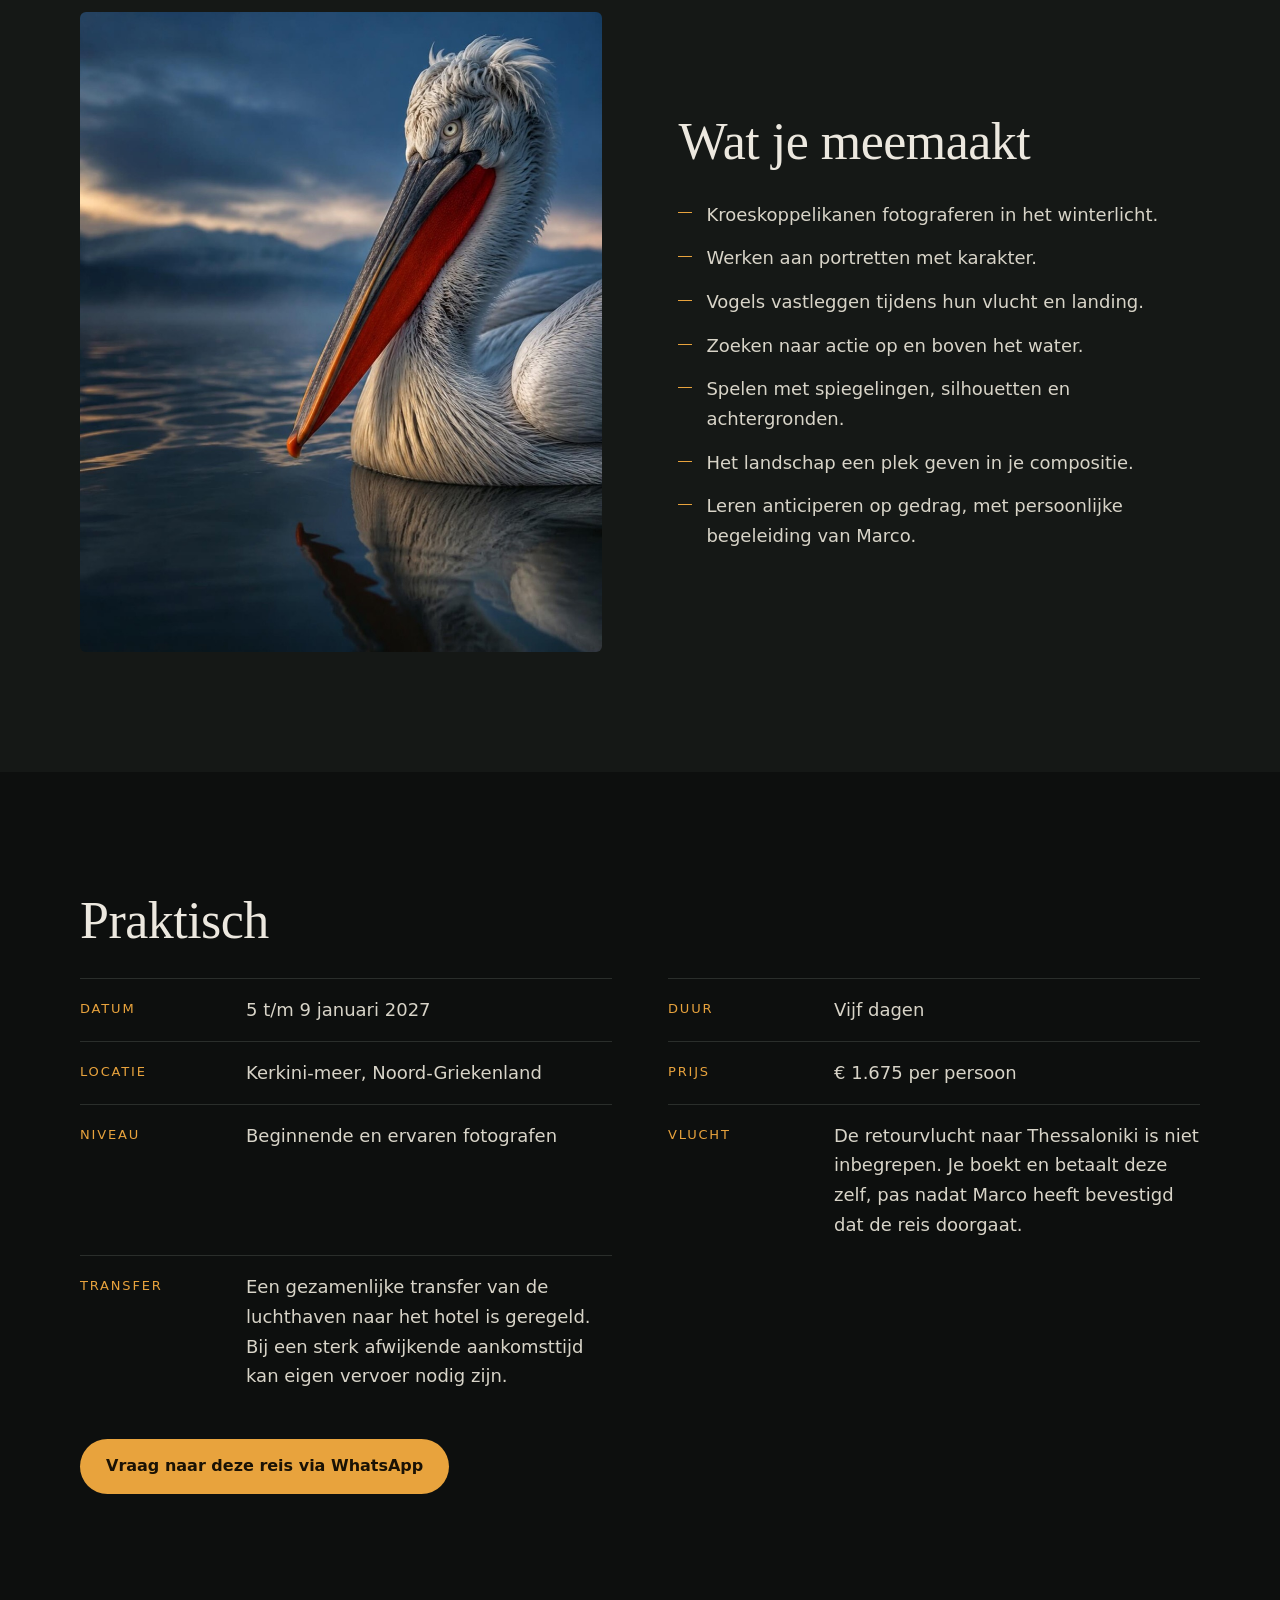
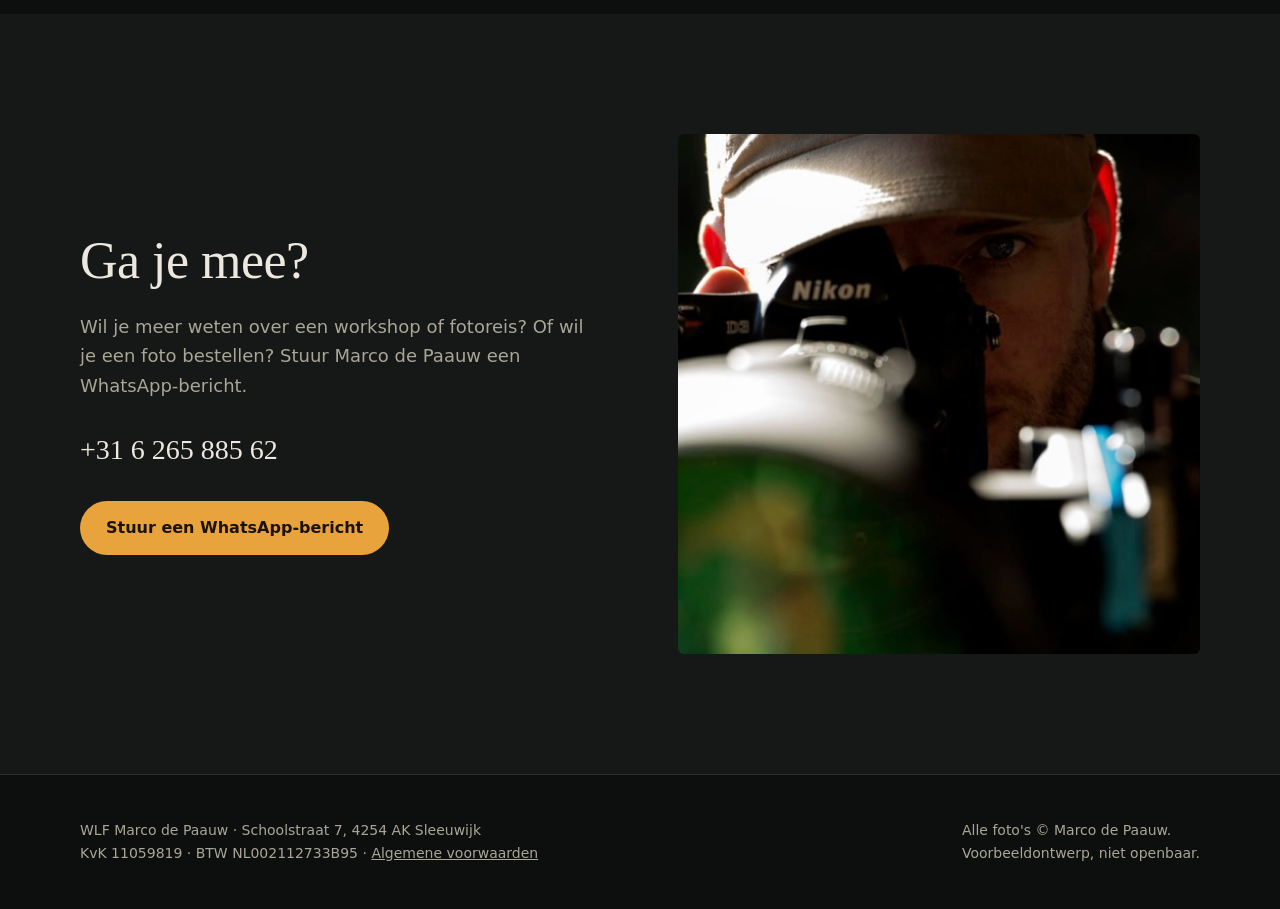
<file: griekenland.html>
<!doctype html>
<html lang="nl"><head><meta charset="utf-8"><meta name="viewport" content="width=device-width,initial-scale=1">
<meta name="robots" content="noindex,nofollow,noarchive"><title>Vijf dagen Griekenland · Marco de Paauw</title>
<link rel="stylesheet" href="style.css"></head><body>
<div class="voorbeeld">Voorbeeldontwerp van Toolkamer, niet de officiële site</div>
<header class="top"><div class="wrap"><a class="merk" href="index.html">Natuurfotografie-workshop<small>door Wildlife Images</small></a><nav><a href="index.html">Home</a><a href="reizen.html" aria-current=page>Workshops en reizen</a><a href="galerij.html">Foto's</a><a href="videos.html">Video's</a><a href="media.html">In de media</a><a href="index.html#contact">Contact</a></nav></div></header>
<section class="hero klein" style="padding:0"><img src="img/pelikaan-landing.jpg" alt="" fetchpriority="high"><div class="wrap"><div class="oogje">Griekenland · Kerkini-meer</div><h1>Vijf dagen tussen de kroeskoppelikanen</h1><p class="sub">Het eerste licht valt over het Kerkini-meer. Op het water verschijnen de kroeskoppelikanen.</p><div class="knoppen"><a class="knop" href="https://wa.me/31626588562">Stuur een WhatsApp-bericht</a></div></div></section><section><div class="wrap twee"><div><h2>Over deze reis</h2><p class="lead">Het eerste licht valt over het Kerkini-meer. Op het water verschijnen de kroeskoppelikanen, met hun gekrulde kuif en indrukwekkende snavel. Vijf dagen lang neem je de tijd om deze vogels te observeren en te fotograferen in Noord-Griekenland.</p><p class="lead">Je zoekt naar het moment waarop licht, gedrag en achtergrond samenkomen. Een landing, een spiegeling of een krachtig portret. Marco de Paauw begeleidt je persoonlijk en helpt je om bewuster te kijken. Er is ruimte voor vragen, technische verdieping en je eigen manier van fotograferen.</p></div><img src="img/pelikaan-portret.jpg" alt="Kroeskoppelikaan in het winterlicht" loading="lazy"></div></section><section class="licht"><div class="wrap twee"><img src="img/pelikaan-hero.jpg" alt="Kroeskoppelikaan op het Kerkini-meer" loading="lazy"><div><h2>Wat je meemaakt</h2><ul class="lijst"><li>Kroeskoppelikanen fotograferen in het winterlicht.</li><li>Werken aan portretten met karakter.</li><li>Vogels vastleggen tijdens hun vlucht en landing.</li><li>Zoeken naar actie op en boven het water.</li><li>Spelen met spiegelingen, silhouetten en achtergronden.</li><li>Het landschap een plek geven in je compositie.</li><li>Leren anticiperen op gedrag, met persoonlijke begeleiding van Marco.</li></ul></div></div></section><section><div class="wrap"><h2>Praktisch</h2><dl class="prak"><div><dt>Datum</dt><dd>5 t/m 9 januari 2027</dd></div><div><dt>Duur</dt><dd>Vijf dagen</dd></div><div><dt>Locatie</dt><dd>Kerkini-meer, Noord-Griekenland</dd></div><div><dt>Prijs</dt><dd>€ 1.675 per persoon</dd></div><div><dt>Niveau</dt><dd>Beginnende en ervaren fotografen</dd></div><div><dt>Vlucht</dt><dd>De retourvlucht naar Thessaloniki is niet inbegrepen. Je boekt en betaalt deze zelf, pas nadat Marco heeft bevestigd dat de reis doorgaat.</dd></div><div><dt>Transfer</dt><dd>Een gezamenlijke transfer van de luchthaven naar het hotel is geregeld. Bij een sterk afwijkende aankomsttijd kan eigen vervoer nodig zijn.</dd></div></dl><p style="margin-top:32px"><a class="knop" href="https://wa.me/31626588562">Vraag naar deze reis via WhatsApp</a></p></div></section><section class="licht" id="contact"><div class="wrap twee"><div><h2>Ga je mee?</h2><p class="lead">Wil je meer weten over een workshop of fotoreis? Of wil je een foto bestellen? Stuur Marco de Paauw een WhatsApp-bericht.</p><p style="margin:26px 0 28px;font-family:Georgia,serif;font-size:28px">+31 6 265 885 62</p><a class="knop" href="https://wa.me/31626588562">Stuur een WhatsApp-bericht</a></div><img src="img/marco.jpg" alt="Marco de Paauw met camera" loading="lazy" style="max-height:520px"></div></section>
<footer><div class="wrap"><div>WLF Marco de Paauw · Schoolstraat 7, 4254 AK Sleeuwijk<br>KvK 11059819 · BTW NL002112733B95 · <a href="https://natuurfotografie-workshop.nl/wp-content/uploads/av.pdf">Algemene voorwaarden</a></div><div>Alle foto's © Marco de Paauw.<br>Voorbeeldontwerp, niet openbaar.</div></div></footer>
</body></html>
</file>
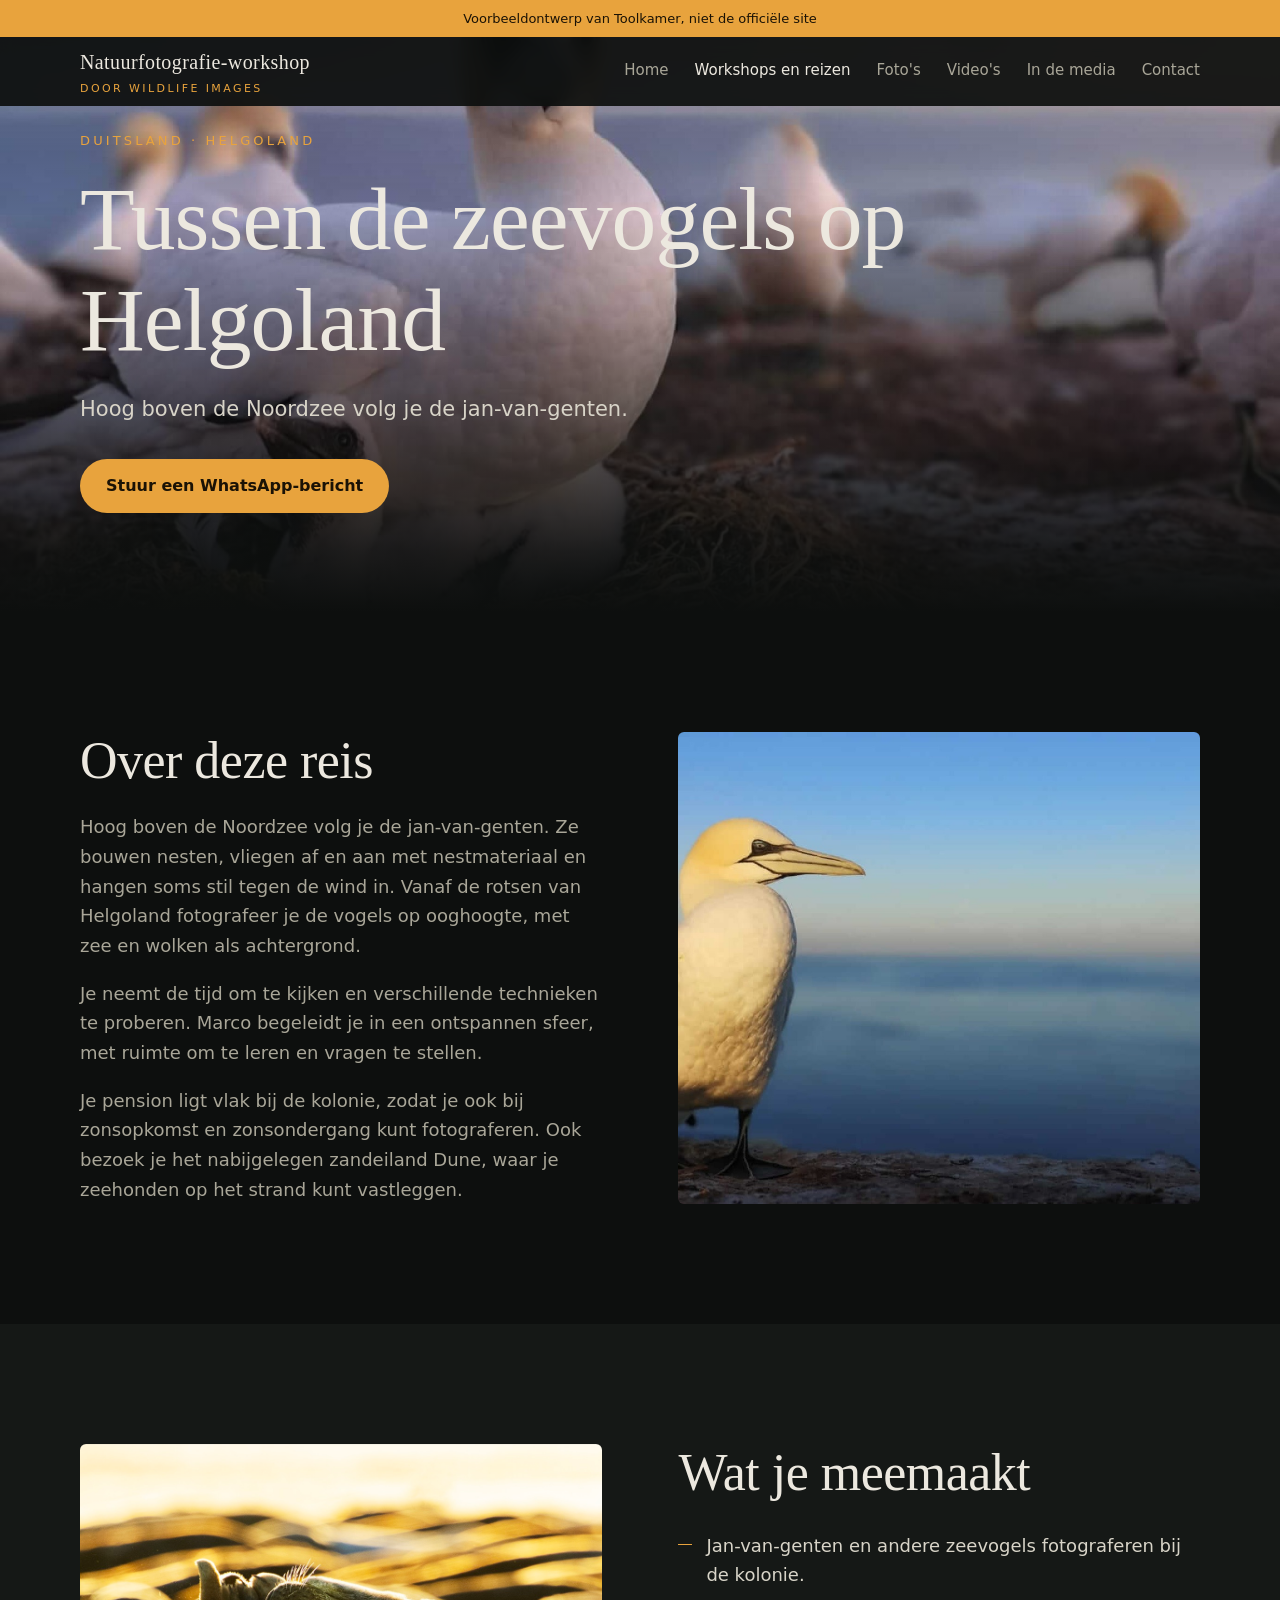
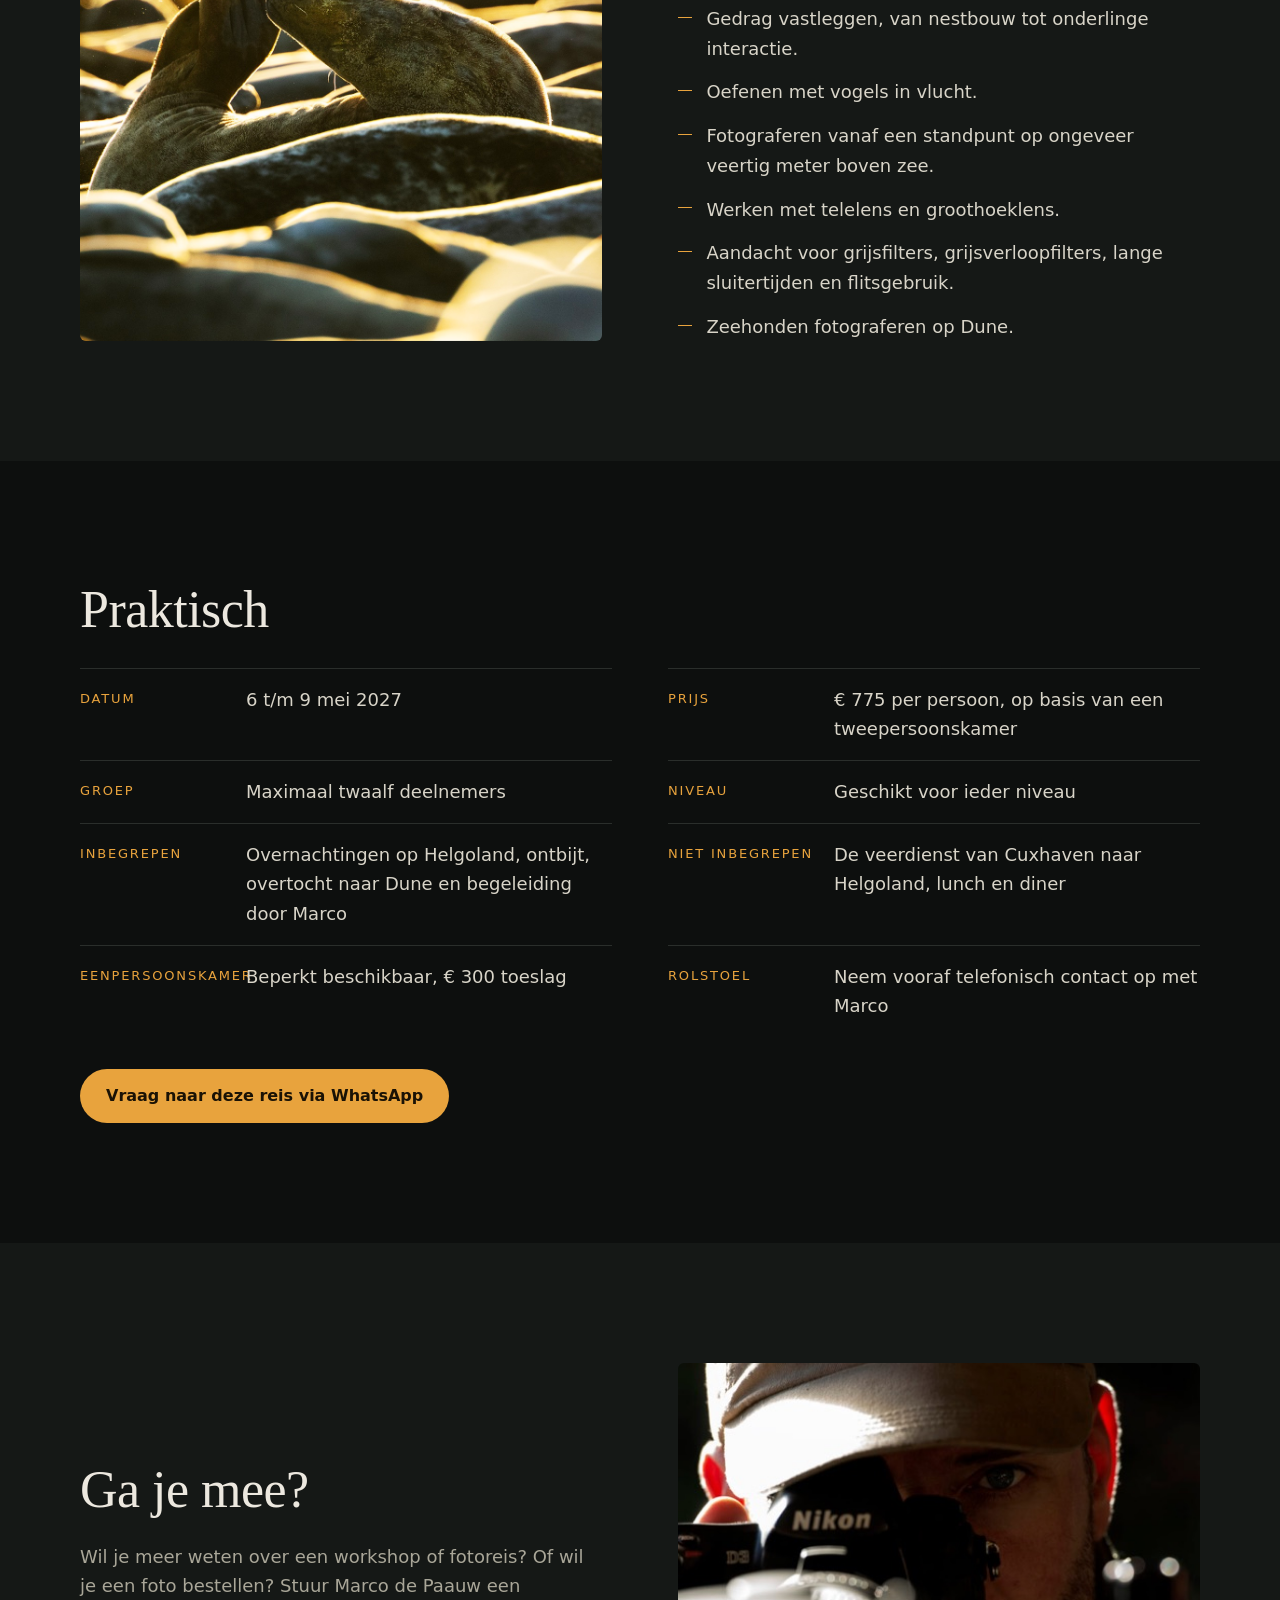
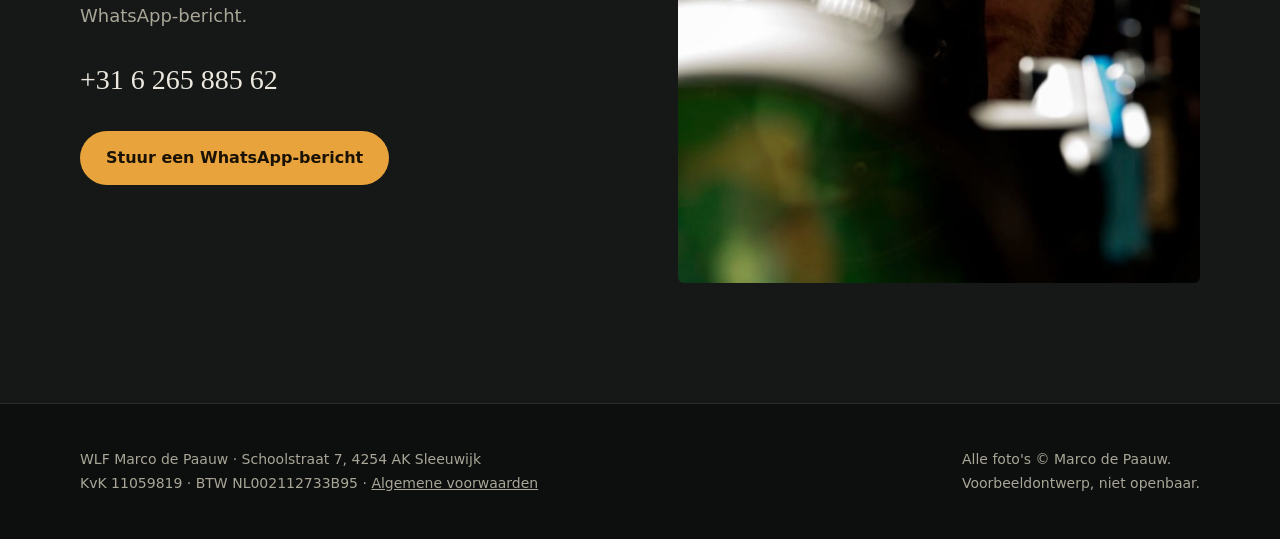
<file: helgoland.html>
<!doctype html>
<html lang="nl"><head><meta charset="utf-8"><meta name="viewport" content="width=device-width,initial-scale=1">
<meta name="robots" content="noindex,nofollow,noarchive"><title>Vogelworkshop Helgoland · Marco de Paauw</title>
<link rel="stylesheet" href="style.css"></head><body>
<div class="voorbeeld">Voorbeeldontwerp van Toolkamer, niet de officiële site</div>
<header class="top"><div class="wrap"><a class="merk" href="index.html">Natuurfotografie-workshop<small>door Wildlife Images</small></a><nav><a href="index.html">Home</a><a href="reizen.html" aria-current=page>Workshops en reizen</a><a href="galerij.html">Foto's</a><a href="videos.html">Video's</a><a href="media.html">In de media</a><a href="index.html#contact">Contact</a></nav></div></header>
<section class="hero klein" style="padding:0"><img src="img/jan-van-genten.jpg" alt="" fetchpriority="high"><div class="wrap"><div class="oogje">Duitsland · Helgoland</div><h1>Tussen de zeevogels op Helgoland</h1><p class="sub">Hoog boven de Noordzee volg je de jan-van-genten.</p><div class="knoppen"><a class="knop" href="https://wa.me/31626588562">Stuur een WhatsApp-bericht</a></div></div></section><section><div class="wrap twee"><div><h2>Over deze reis</h2><p class="lead">Hoog boven de Noordzee volg je de jan-van-genten. Ze bouwen nesten, vliegen af en aan met nestmateriaal en hangen soms stil tegen de wind in. Vanaf de rotsen van Helgoland fotografeer je de vogels op ooghoogte, met zee en wolken als achtergrond.</p><p class="lead">Je neemt de tijd om te kijken en verschillende technieken te proberen. Marco begeleidt je in een ontspannen sfeer, met ruimte om te leren en vragen te stellen.</p><p class="lead">Je pension ligt vlak bij de kolonie, zodat je ook bij zonsopkomst en zonsondergang kunt fotograferen. Ook bezoek je het nabijgelegen zandeiland Dune, waar je zeehonden op het strand kunt vastleggen.</p></div><img src="img/jan-van-gent-zee.jpg" alt="Jan-van-gent aan de kust" loading="lazy"></div></section><section class="licht"><div class="wrap twee"><img src="img/zeehonden.jpg" alt="Zeehonden op het strand van Dune" loading="lazy"><div><h2>Wat je meemaakt</h2><ul class="lijst"><li>Jan-van-genten en andere zeevogels fotograferen bij de kolonie.</li><li>Gedrag vastleggen, van nestbouw tot onderlinge interactie.</li><li>Oefenen met vogels in vlucht.</li><li>Fotograferen vanaf een standpunt op ongeveer veertig meter boven zee.</li><li>Werken met telelens en groothoeklens.</li><li>Aandacht voor grijsfilters, grijsverloopfilters, lange sluitertijden en flitsgebruik.</li><li>Zeehonden fotograferen op Dune.</li></ul></div></div></section><section><div class="wrap"><h2>Praktisch</h2><dl class="prak"><div><dt>Datum</dt><dd>6 t/m 9 mei 2027</dd></div><div><dt>Prijs</dt><dd>€ 775 per persoon, op basis van een tweepersoonskamer</dd></div><div><dt>Groep</dt><dd>Maximaal twaalf deelnemers</dd></div><div><dt>Niveau</dt><dd>Geschikt voor ieder niveau</dd></div><div><dt>Inbegrepen</dt><dd>Overnachtingen op Helgoland, ontbijt, overtocht naar Dune en begeleiding door Marco</dd></div><div><dt>Niet inbegrepen</dt><dd>De veerdienst van Cuxhaven naar Helgoland, lunch en diner</dd></div><div><dt>Eenpersoonskamer</dt><dd>Beperkt beschikbaar, € 300 toeslag</dd></div><div><dt>Rolstoel</dt><dd>Neem vooraf telefonisch contact op met Marco</dd></div></dl><p style="margin-top:32px"><a class="knop" href="https://wa.me/31626588562">Vraag naar deze reis via WhatsApp</a></p></div></section><section class="licht" id="contact"><div class="wrap twee"><div><h2>Ga je mee?</h2><p class="lead">Wil je meer weten over een workshop of fotoreis? Of wil je een foto bestellen? Stuur Marco de Paauw een WhatsApp-bericht.</p><p style="margin:26px 0 28px;font-family:Georgia,serif;font-size:28px">+31 6 265 885 62</p><a class="knop" href="https://wa.me/31626588562">Stuur een WhatsApp-bericht</a></div><img src="img/marco.jpg" alt="Marco de Paauw met camera" loading="lazy" style="max-height:520px"></div></section>
<footer><div class="wrap"><div>WLF Marco de Paauw · Schoolstraat 7, 4254 AK Sleeuwijk<br>KvK 11059819 · BTW NL002112733B95 · <a href="https://natuurfotografie-workshop.nl/wp-content/uploads/av.pdf">Algemene voorwaarden</a></div><div>Alle foto's © Marco de Paauw.<br>Voorbeeldontwerp, niet openbaar.</div></div></footer>
</body></html>
</file>
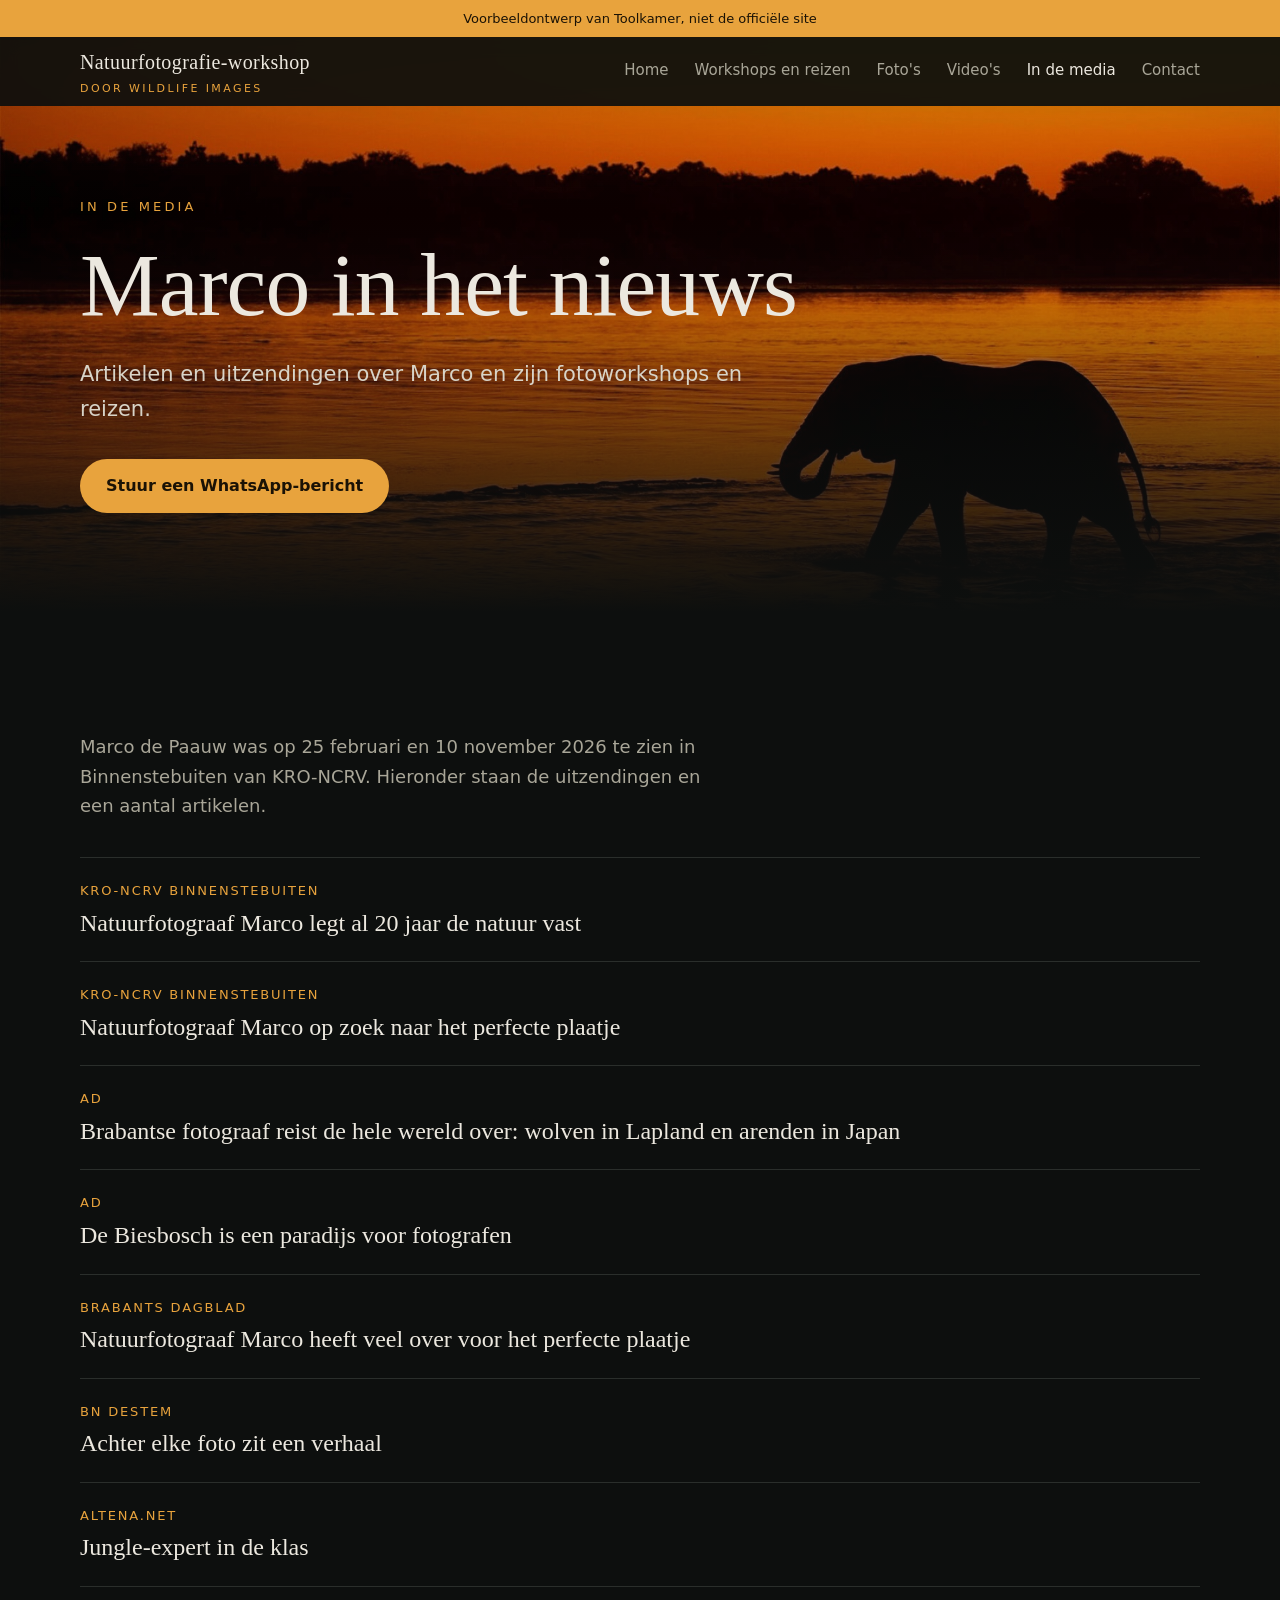
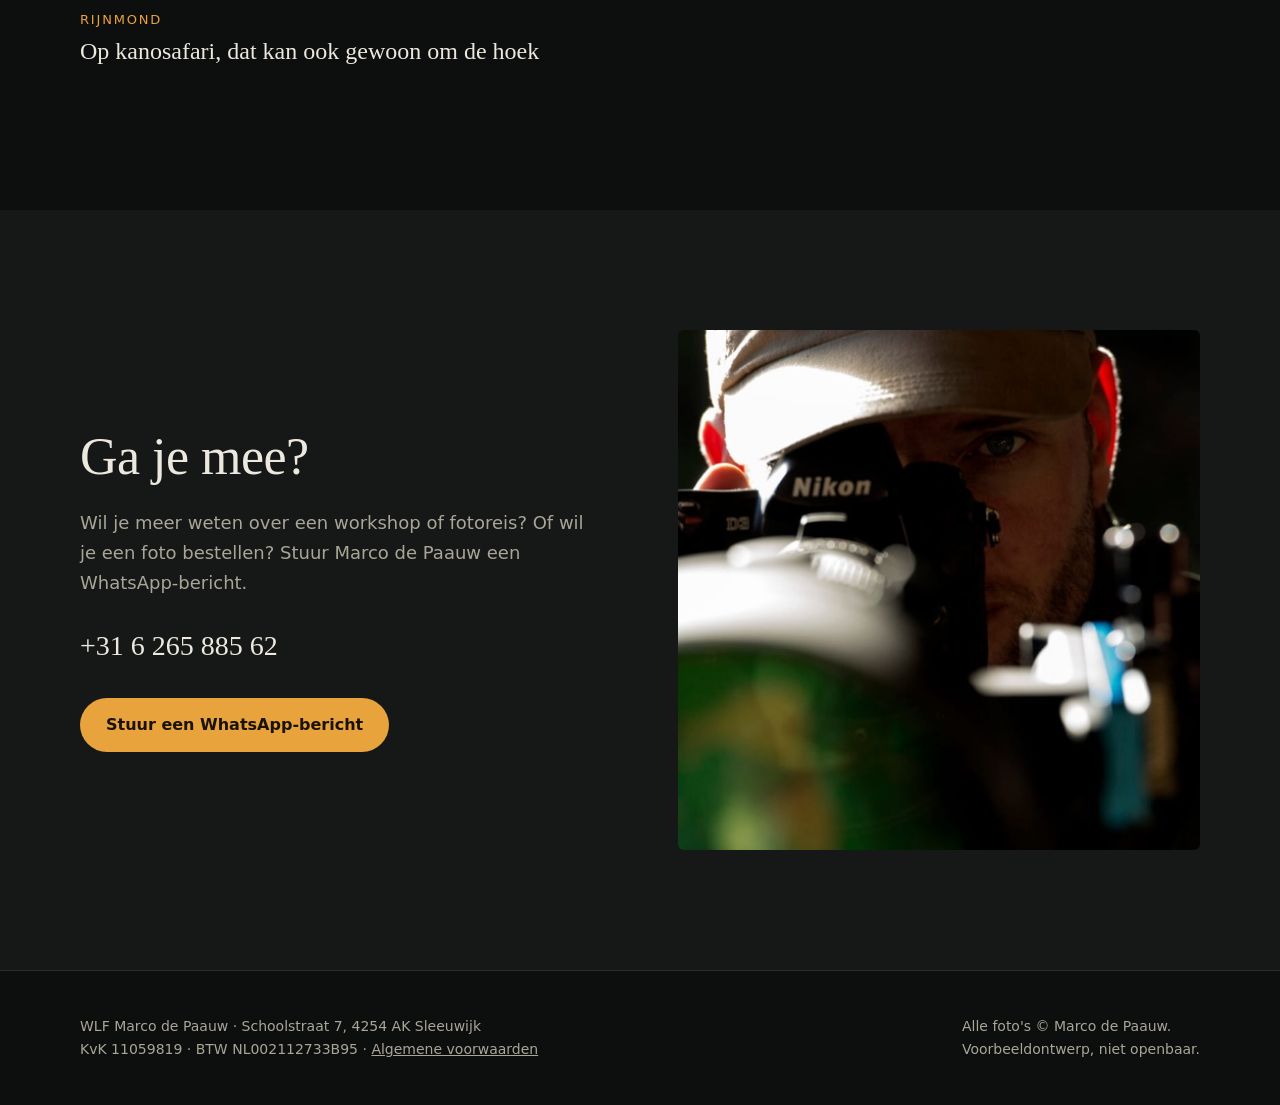
<file: media.html>
<!doctype html>
<html lang="nl"><head><meta charset="utf-8"><meta name="viewport" content="width=device-width,initial-scale=1">
<meta name="robots" content="noindex,nofollow,noarchive"><title>In de media · Marco de Paauw</title>
<link rel="stylesheet" href="style.css"></head><body>
<div class="voorbeeld">Voorbeeldontwerp van Toolkamer, niet de officiële site</div>
<header class="top"><div class="wrap"><a class="merk" href="index.html">Natuurfotografie-workshop<small>door Wildlife Images</small></a><nav><a href="index.html">Home</a><a href="reizen.html">Workshops en reizen</a><a href="galerij.html">Foto's</a><a href="videos.html">Video's</a><a href="media.html" aria-current=page>In de media</a><a href="index.html#contact">Contact</a></nav></div></header>
<section class="hero klein" style="padding:0"><img src="img/hero.jpg" alt="" fetchpriority="high"><div class="wrap"><div class="oogje">In de media</div><h1>Marco in het nieuws</h1><p class="sub">Artikelen en uitzendingen over Marco en zijn fotoworkshops en reizen.</p><div class="knoppen"><a class="knop" href="https://wa.me/31626588562">Stuur een WhatsApp-bericht</a></div></div></section><section><div class="wrap"><p class="lead">Marco de Paauw was op 25 februari en 10 november 2026 te zien in Binnenstebuiten van KRO-NCRV. Hieronder staan de uitzendingen en een aantal artikelen.</p><div class="media"><a href="https://binnenstebuiten.kro-ncrv.nl/buitenleven/video/natuurfotograaf-marco-legt-al-20-jaar-de-natuur-vast" rel="noopener"><span>KRO-NCRV Binnenstebuiten</span><strong>Natuurfotograaf Marco legt al 20 jaar de natuur vast</strong></a><a href="https://binnenstebuiten.kro-ncrv.nl/buitenleven/video/natuurfotograaf-marco-op-zoek-naar-het-perfecte-plaatje" rel="noopener"><span>KRO-NCRV Binnenstebuiten</span><strong>Natuurfotograaf Marco op zoek naar het perfecte plaatje</strong></a><a href="https://www.ad.nl/breda/brabantse-fotograaf-reist-de-hele-wereld-over-wolven-in-lapland-en-arenden-in-japan~a8bf785a/" rel="noopener"><span>AD</span><strong>Brabantse fotograaf reist de hele wereld over: wolven in Lapland en arenden in Japan</strong></a><a href="https://www.ad.nl/rivierenland/de-biesbosch-is-een-paradijs-voor-fotografen-soms-doe-ik-maanden-over-die-ene-bijzondere-foto~a3bee310/" rel="noopener"><span>AD</span><strong>De Biesbosch is een paradijs voor fotografen</strong></a><a href="https://www.bd.nl/waalwijk-heusden-e-o/natuurfotograaf-marco-heeft-veel-over-voor-het-perfecte-plaatje-soms-zit-ik-maanden-wachten~a3bee310/" rel="noopener"><span>Brabants Dagblad</span><strong>Natuurfotograaf Marco heeft veel over voor het perfecte plaatje</strong></a><a href="https://www.bndestem.nl/oosterhout/achter-elke-foto-zit-een-verhaal~a4d430d3/" rel="noopener"><span>BN DeStem</span><strong>Achter elke foto zit een verhaal</strong></a><a href="https://www.altena.net/nieuws/jungle-expert-in-de-klas-2022-09-22" rel="noopener"><span>Altena.net</span><strong>Jungle-expert in de klas</strong></a><a href="https://www.rijnmond.nl/nieuws/197545/op-kanosafari-dat-kan-ook-gewoon-om-de-hoek" rel="noopener"><span>Rijnmond</span><strong>Op kanosafari, dat kan ook gewoon om de hoek</strong></a></div></div></section><section class="licht" id="contact"><div class="wrap twee"><div><h2>Ga je mee?</h2><p class="lead">Wil je meer weten over een workshop of fotoreis? Of wil je een foto bestellen? Stuur Marco de Paauw een WhatsApp-bericht.</p><p style="margin:26px 0 28px;font-family:Georgia,serif;font-size:28px">+31 6 265 885 62</p><a class="knop" href="https://wa.me/31626588562">Stuur een WhatsApp-bericht</a></div><img src="img/marco.jpg" alt="Marco de Paauw met camera" loading="lazy" style="max-height:520px"></div></section>
<footer><div class="wrap"><div>WLF Marco de Paauw · Schoolstraat 7, 4254 AK Sleeuwijk<br>KvK 11059819 · BTW NL002112733B95 · <a href="https://natuurfotografie-workshop.nl/wp-content/uploads/av.pdf">Algemene voorwaarden</a></div><div>Alle foto's © Marco de Paauw.<br>Voorbeeldontwerp, niet openbaar.</div></div></footer>
</body></html>
</file>
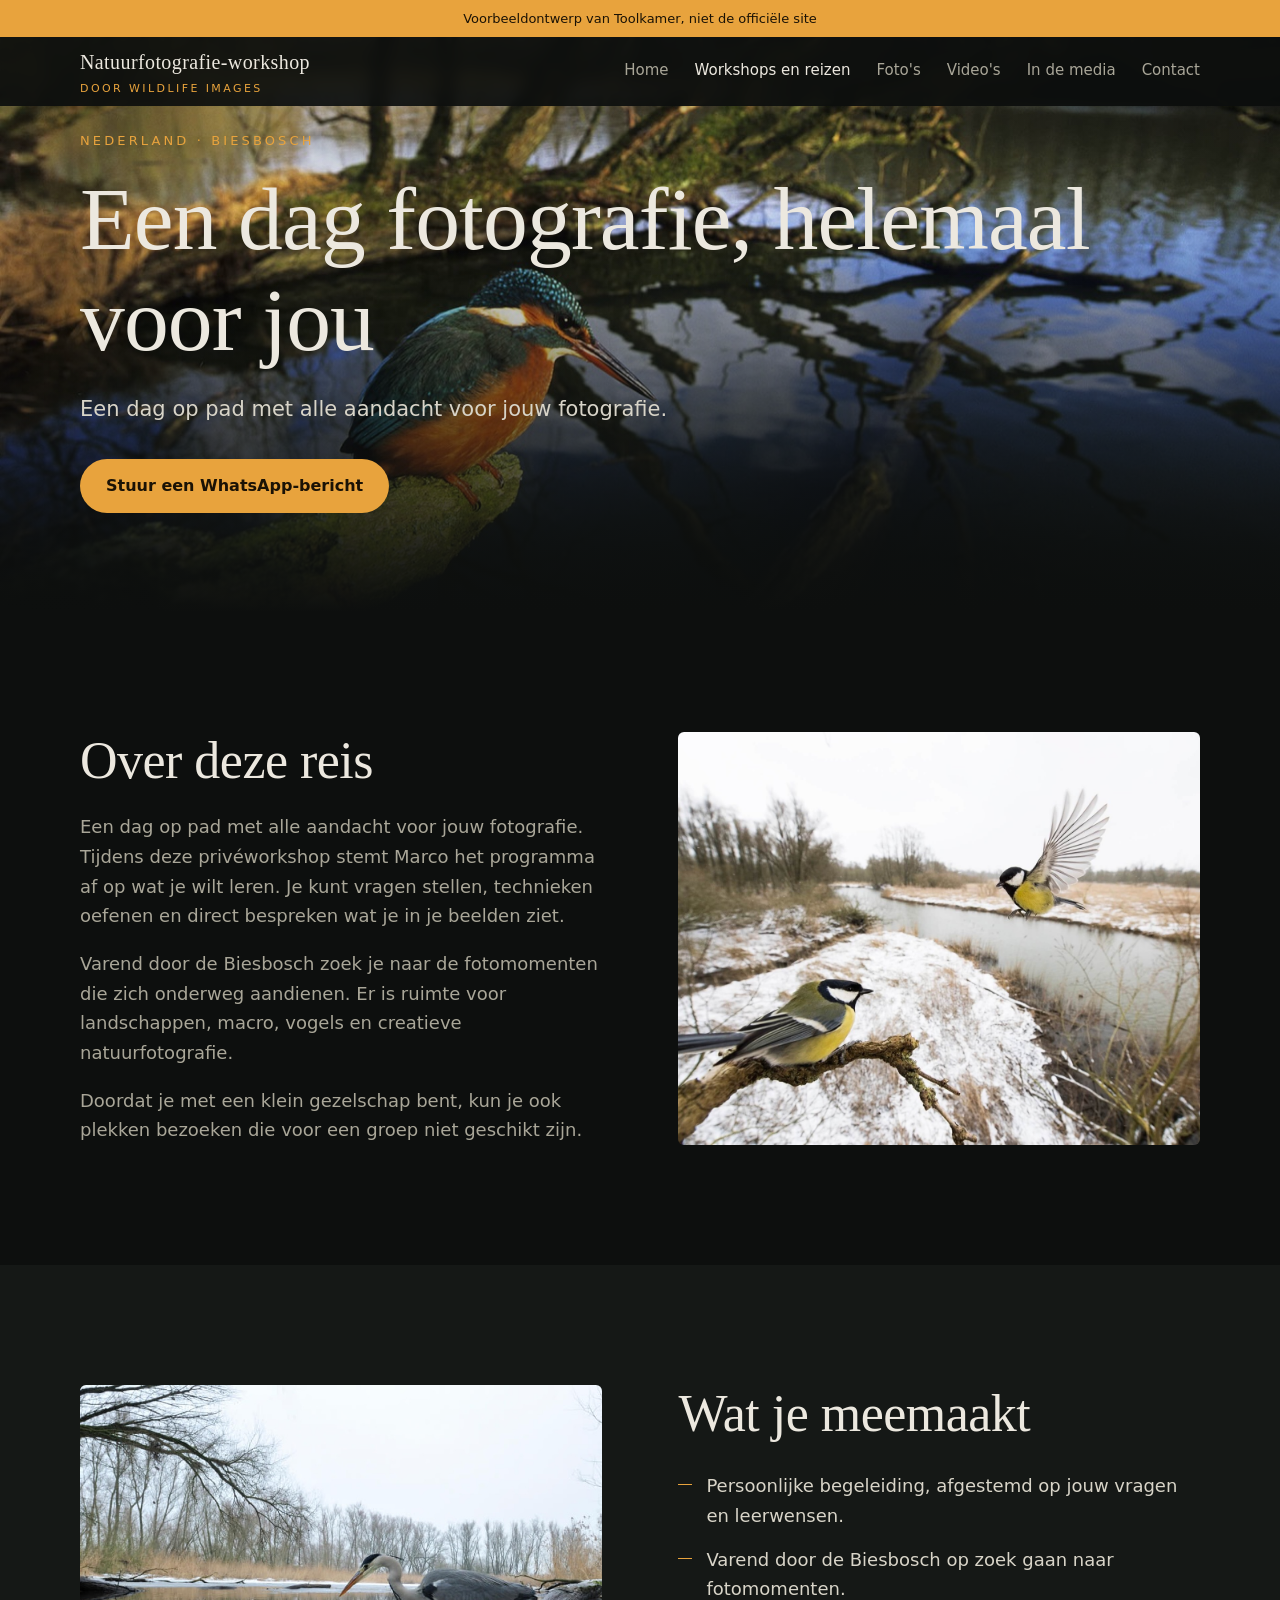
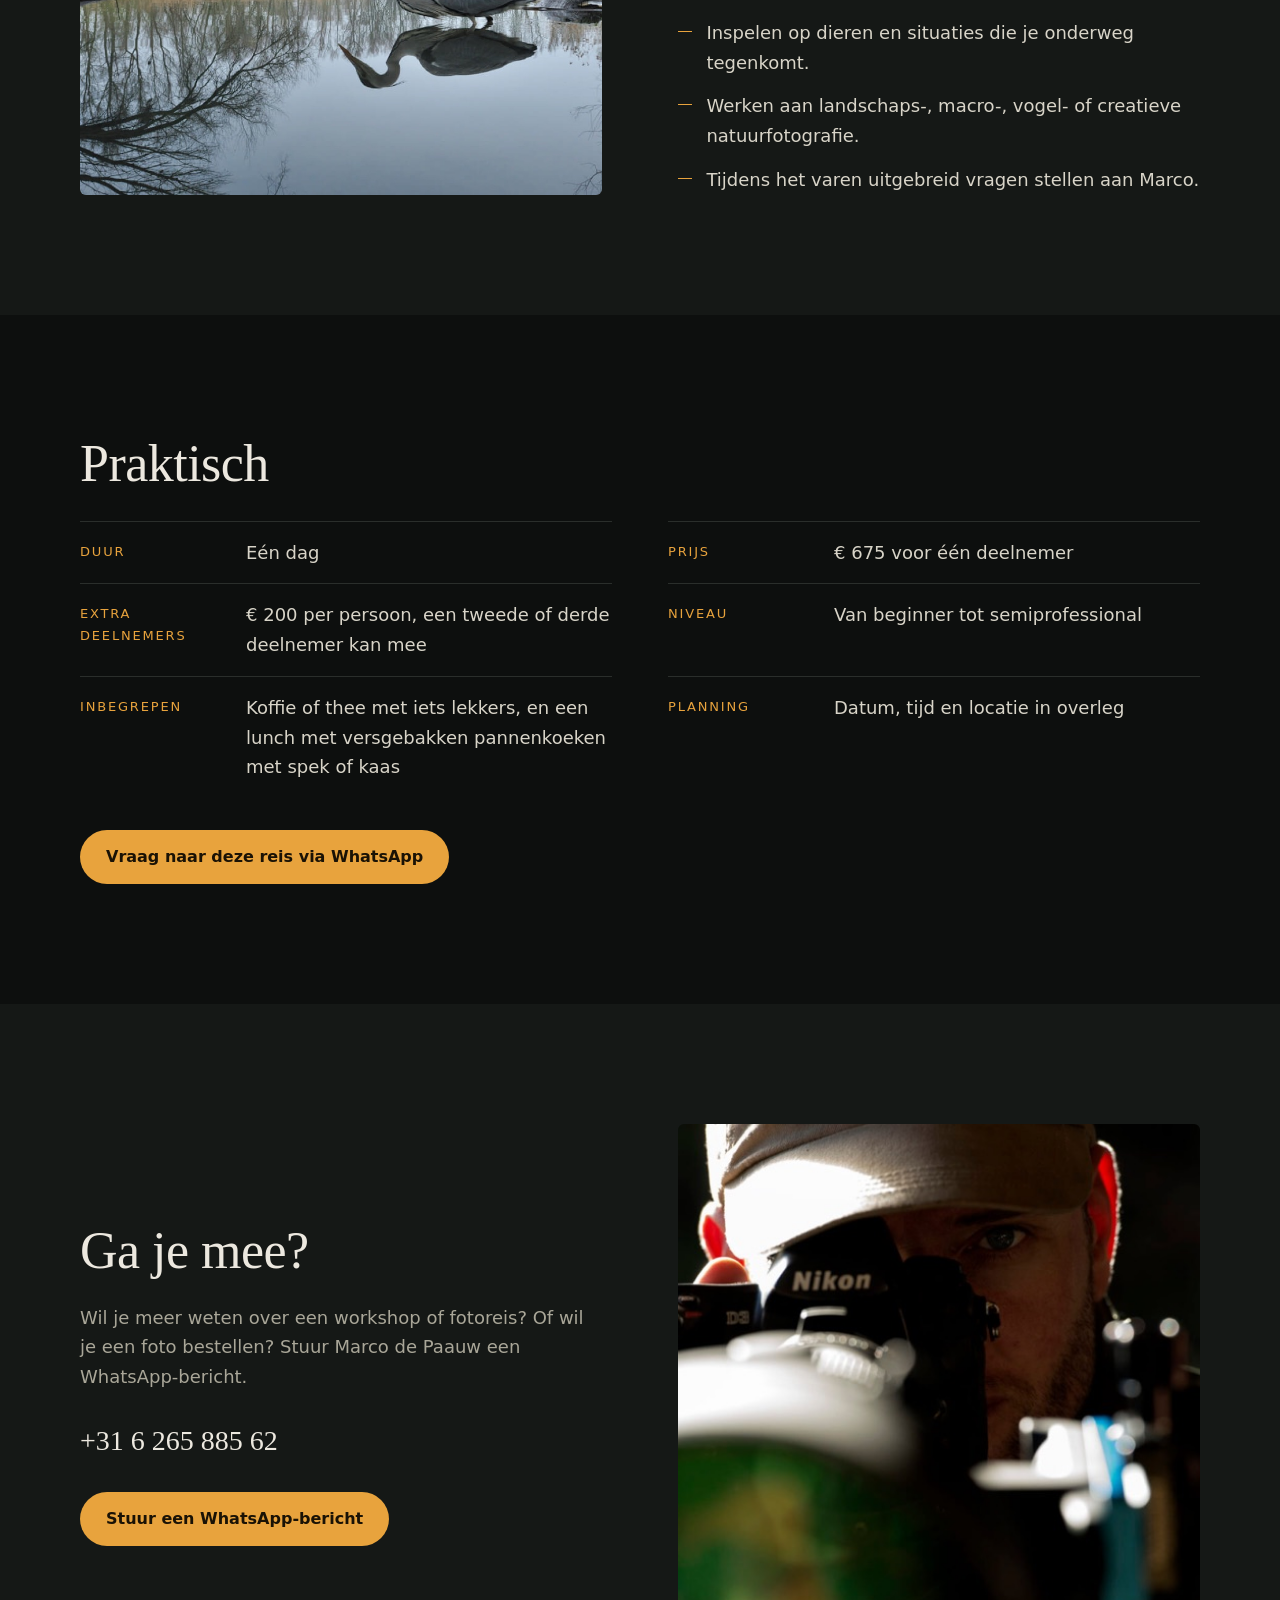
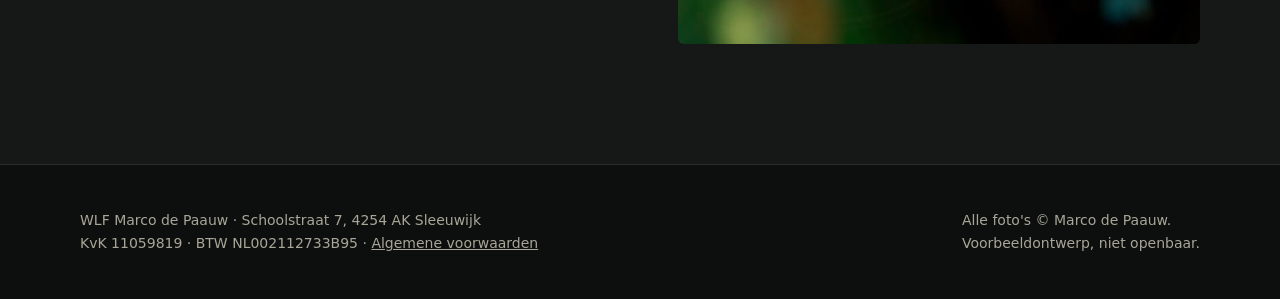
<file: prive.html>
<!doctype html>
<html lang="nl"><head><meta charset="utf-8"><meta name="viewport" content="width=device-width,initial-scale=1">
<meta name="robots" content="noindex,nofollow,noarchive"><title>Privé fotoworkshop Biesbosch · Marco de Paauw</title>
<link rel="stylesheet" href="style.css"></head><body>
<div class="voorbeeld">Voorbeeldontwerp van Toolkamer, niet de officiële site</div>
<header class="top"><div class="wrap"><a class="merk" href="index.html">Natuurfotografie-workshop<small>door Wildlife Images</small></a><nav><a href="index.html">Home</a><a href="reizen.html" aria-current=page>Workshops en reizen</a><a href="galerij.html">Foto's</a><a href="videos.html">Video's</a><a href="media.html">In de media</a><a href="index.html#contact">Contact</a></nav></div></header>
<section class="hero klein" style="padding:0"><img src="img/ijsvogel-water.jpg" alt="" fetchpriority="high"><div class="wrap"><div class="oogje">Nederland · Biesbosch</div><h1>Een dag fotografie, helemaal voor jou</h1><p class="sub">Een dag op pad met alle aandacht voor jouw fotografie.</p><div class="knoppen"><a class="knop" href="https://wa.me/31626588562">Stuur een WhatsApp-bericht</a></div></div></section><section><div class="wrap twee"><div><h2>Over deze reis</h2><p class="lead">Een dag op pad met alle aandacht voor jouw fotografie. Tijdens deze privéworkshop stemt Marco het programma af op wat je wilt leren. Je kunt vragen stellen, technieken oefenen en direct bespreken wat je in je beelden ziet.</p><p class="lead">Varend door de Biesbosch zoek je naar de fotomomenten die zich onderweg aandienen. Er is ruimte voor landschappen, macro, vogels en creatieve natuurfotografie.</p><p class="lead">Doordat je met een klein gezelschap bent, kun je ook plekken bezoeken die voor een groep niet geschikt zijn.</p></div><img src="img/pimpelmees.jpg" alt="Pimpelmees op een tak" loading="lazy"></div></section><section class="licht"><div class="wrap twee"><img src="img/reiger.jpg" alt="Reiger aan het water" loading="lazy"><div><h2>Wat je meemaakt</h2><ul class="lijst"><li>Persoonlijke begeleiding, afgestemd op jouw vragen en leerwensen.</li><li>Varend door de Biesbosch op zoek gaan naar fotomomenten.</li><li>Inspelen op dieren en situaties die je onderweg tegenkomt.</li><li>Werken aan landschaps-, macro-, vogel- of creatieve natuurfotografie.</li><li>Tijdens het varen uitgebreid vragen stellen aan Marco.</li></ul></div></div></section><section><div class="wrap"><h2>Praktisch</h2><dl class="prak"><div><dt>Duur</dt><dd>Eén dag</dd></div><div><dt>Prijs</dt><dd>€ 675 voor één deelnemer</dd></div><div><dt>Extra deelnemers</dt><dd>€ 200 per persoon, een tweede of derde deelnemer kan mee</dd></div><div><dt>Niveau</dt><dd>Van beginner tot semiprofessional</dd></div><div><dt>Inbegrepen</dt><dd>Koffie of thee met iets lekkers, en een lunch met versgebakken pannenkoeken met spek of kaas</dd></div><div><dt>Planning</dt><dd>Datum, tijd en locatie in overleg</dd></div></dl><p style="margin-top:32px"><a class="knop" href="https://wa.me/31626588562">Vraag naar deze reis via WhatsApp</a></p></div></section><section class="licht" id="contact"><div class="wrap twee"><div><h2>Ga je mee?</h2><p class="lead">Wil je meer weten over een workshop of fotoreis? Of wil je een foto bestellen? Stuur Marco de Paauw een WhatsApp-bericht.</p><p style="margin:26px 0 28px;font-family:Georgia,serif;font-size:28px">+31 6 265 885 62</p><a class="knop" href="https://wa.me/31626588562">Stuur een WhatsApp-bericht</a></div><img src="img/marco.jpg" alt="Marco de Paauw met camera" loading="lazy" style="max-height:520px"></div></section>
<footer><div class="wrap"><div>WLF Marco de Paauw · Schoolstraat 7, 4254 AK Sleeuwijk<br>KvK 11059819 · BTW NL002112733B95 · <a href="https://natuurfotografie-workshop.nl/wp-content/uploads/av.pdf">Algemene voorwaarden</a></div><div>Alle foto's © Marco de Paauw.<br>Voorbeeldontwerp, niet openbaar.</div></div></footer>
</body></html>
</file>
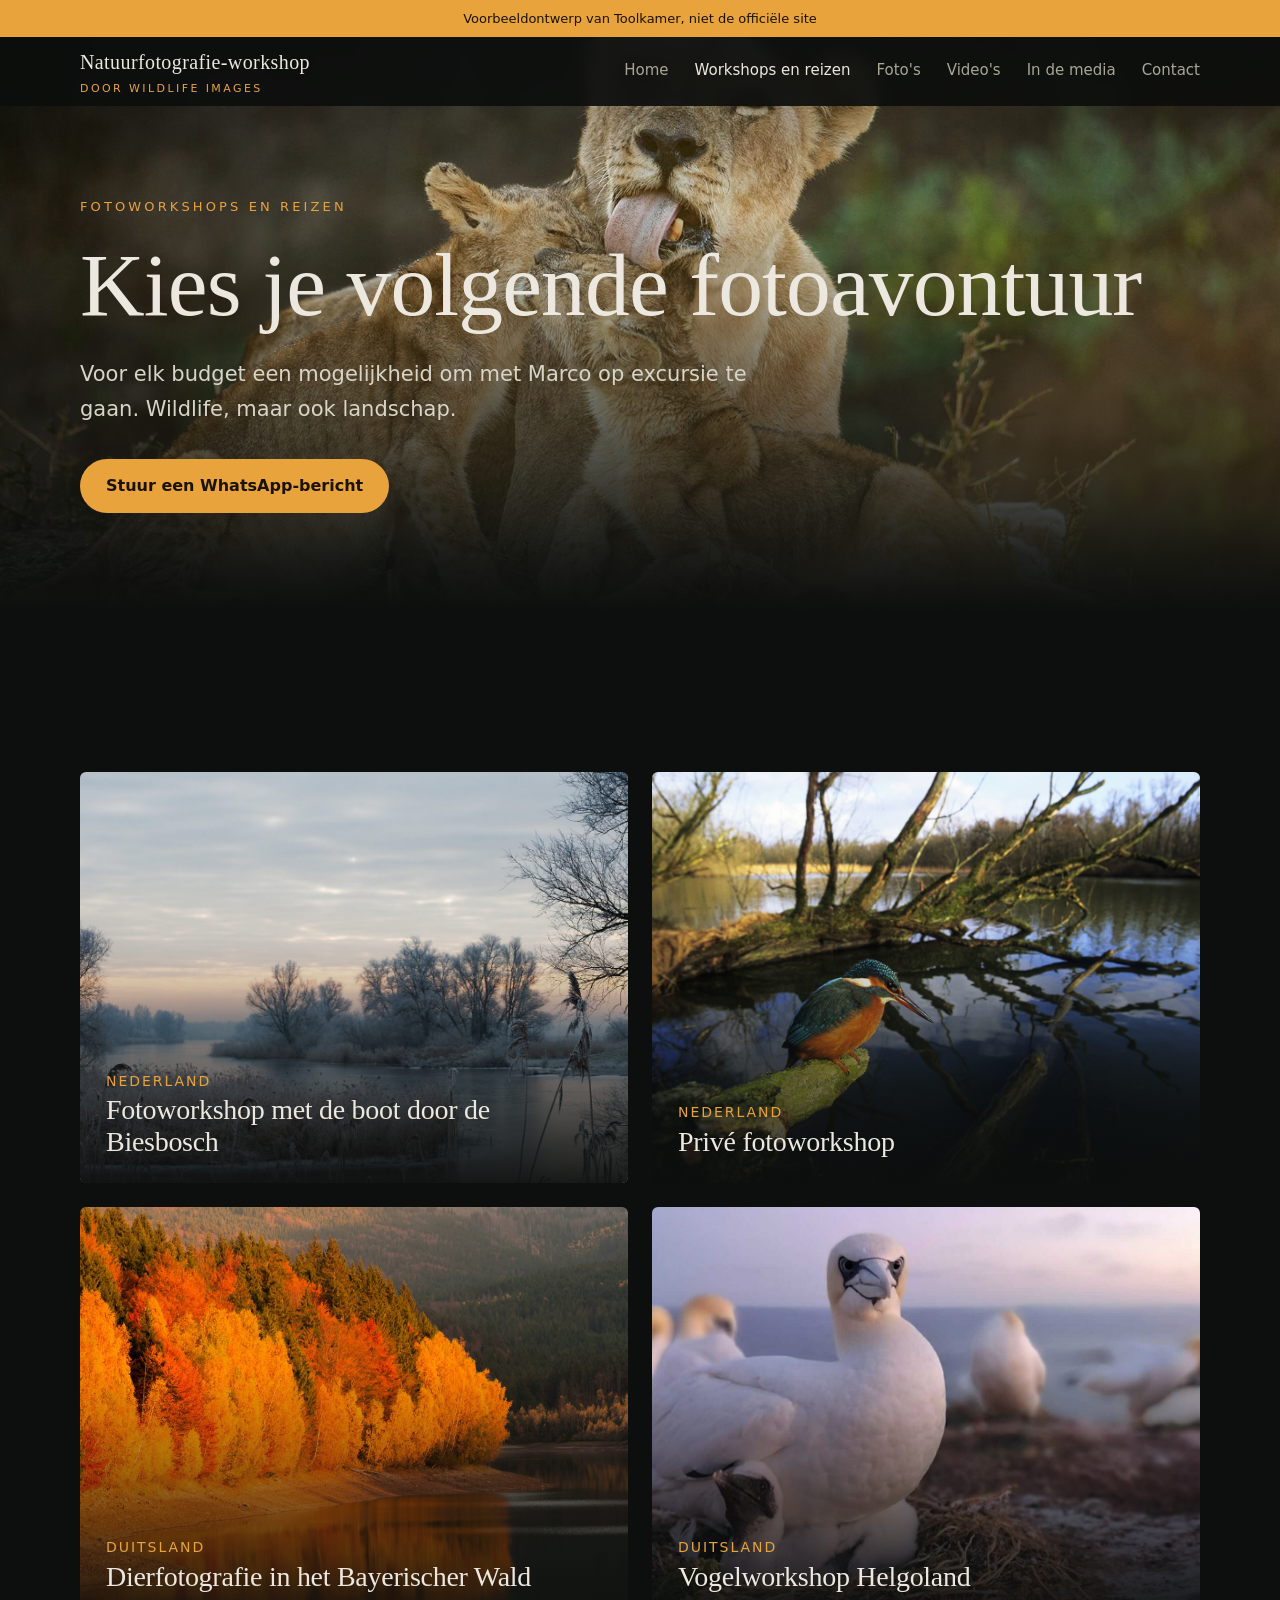
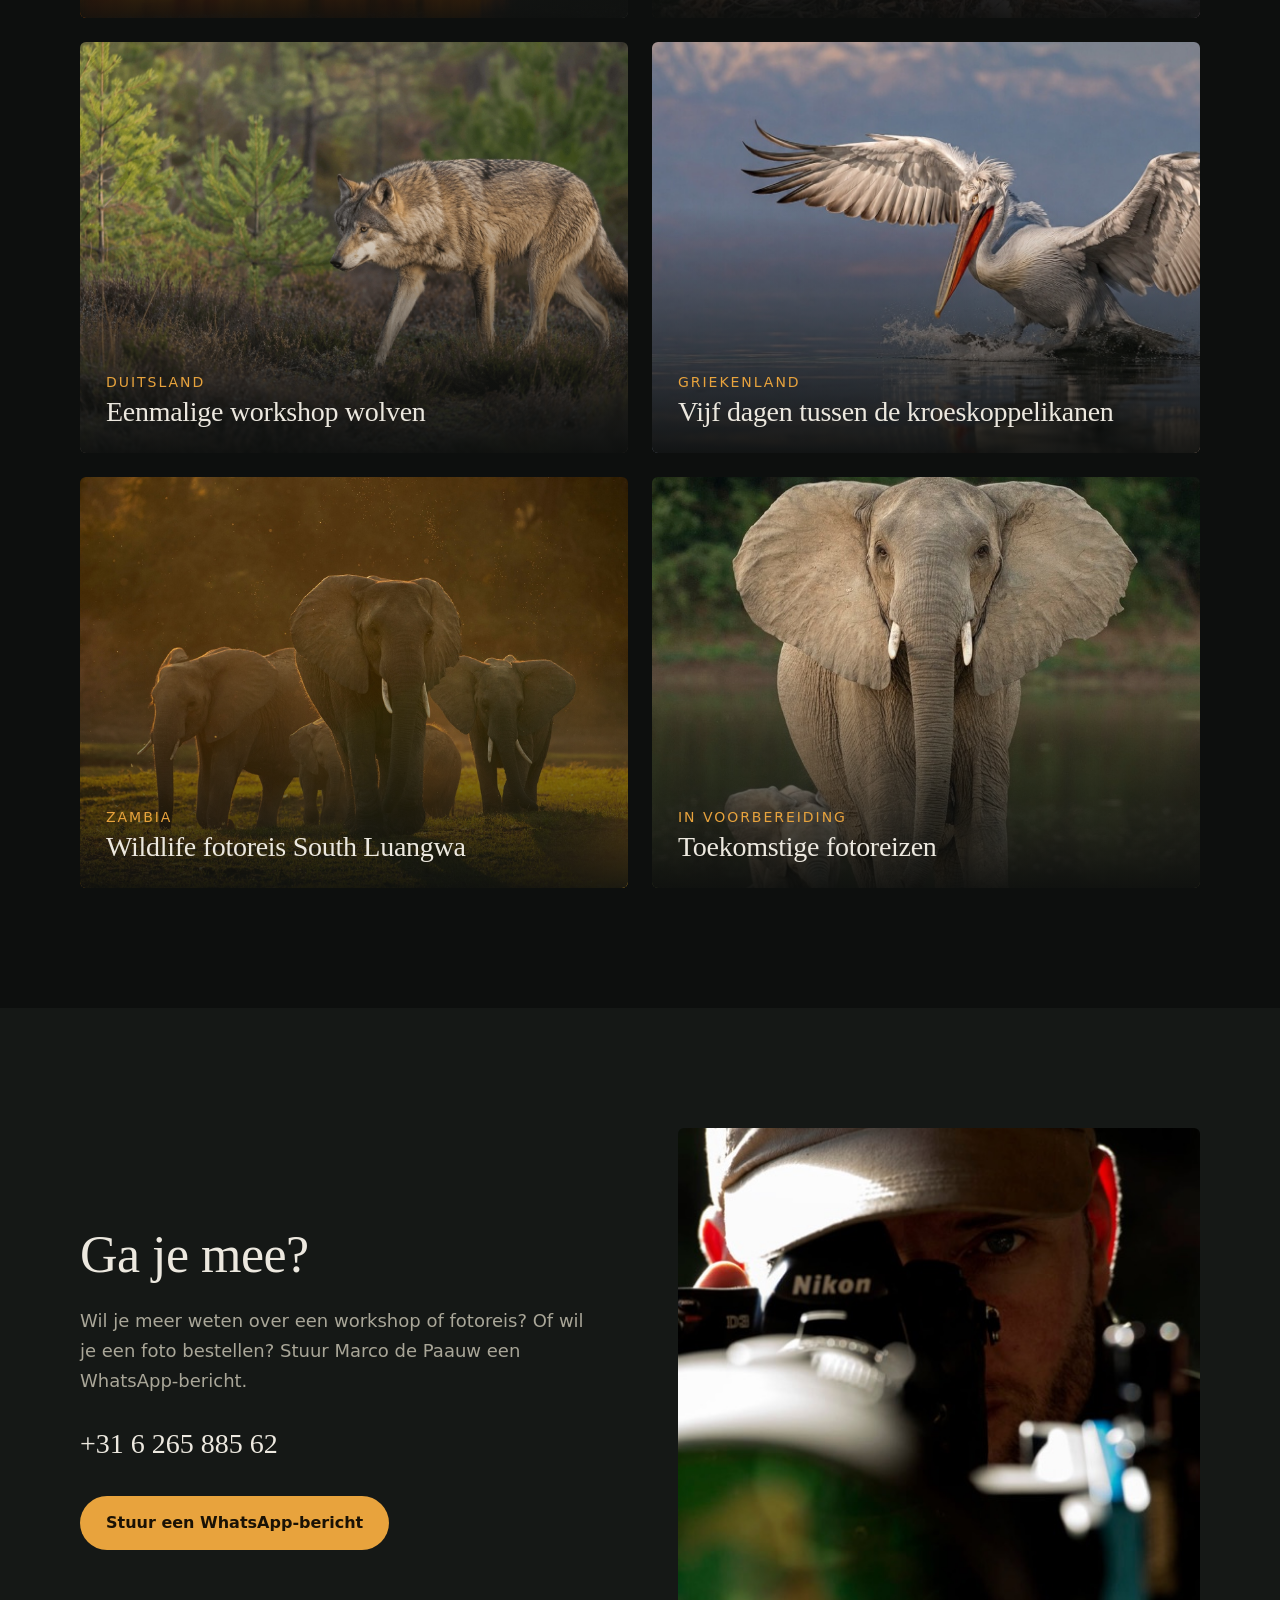
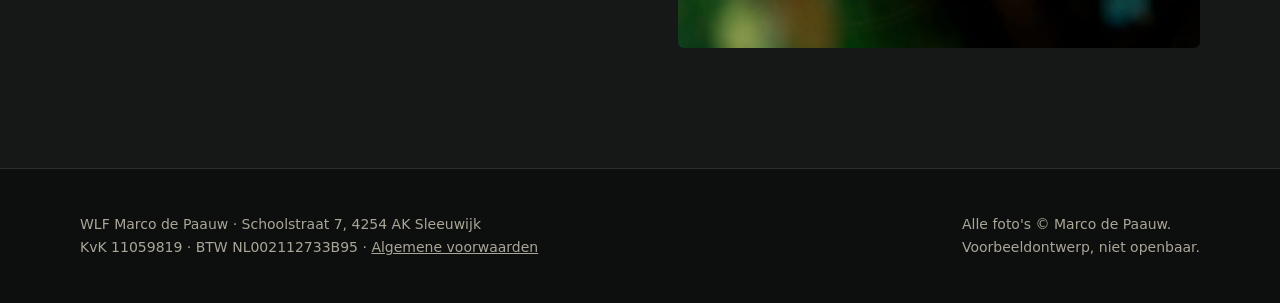
<file: reizen.html>
<!doctype html>
<html lang="nl"><head><meta charset="utf-8"><meta name="viewport" content="width=device-width,initial-scale=1">
<meta name="robots" content="noindex,nofollow,noarchive"><title>Workshops en reizen · Marco de Paauw</title>
<link rel="stylesheet" href="style.css"></head><body>
<div class="voorbeeld">Voorbeeldontwerp van Toolkamer, niet de officiële site</div>
<header class="top"><div class="wrap"><a class="merk" href="index.html">Natuurfotografie-workshop<small>door Wildlife Images</small></a><nav><a href="index.html">Home</a><a href="reizen.html" aria-current=page>Workshops en reizen</a><a href="galerij.html">Foto's</a><a href="videos.html">Video's</a><a href="media.html">In de media</a><a href="index.html#contact">Contact</a></nav></div></header>
<section class="hero klein" style="padding:0"><img src="img/leeuwen.jpg" alt="" fetchpriority="high"><div class="wrap"><div class="oogje">Fotoworkshops en reizen</div><h1>Kies je volgende fotoavontuur</h1><p class="sub">Voor elk budget een mogelijkheid om met Marco op excursie te gaan. Wildlife, maar ook landschap.</p><div class="knoppen"><a class="knop" href="https://wa.me/31626588562">Stuur een WhatsApp-bericht</a></div></div></section><section><div class="wrap"><div class="kaarten"><a class="kaart" href="biesbosch.html"><img src="img/biesbosch-winter.jpg" alt="" loading="lazy"><div><span>Nederland</span><h3>Fotoworkshop met de boot door de Biesbosch</h3></div></a><a class="kaart" href="prive.html"><img src="img/ijsvogel-water.jpg" alt="" loading="lazy"><div><span>Nederland</span><h3>Privé fotoworkshop</h3></div></a><a class="kaart" href="bayerische-wald.html"><img src="img/herfstmeer.jpg" alt="" loading="lazy"><div><span>Duitsland</span><h3>Dierfotografie in het Bayerischer Wald</h3></div></a><a class="kaart" href="helgoland.html"><img src="img/jan-van-genten.jpg" alt="" loading="lazy"><div><span>Duitsland</span><h3>Vogelworkshop Helgoland</h3></div></a><a class="kaart" href="wolven.html"><img src="img/wolf-heide.jpg" alt="" loading="lazy"><div><span>Duitsland</span><h3>Eenmalige workshop wolven</h3></div></a><a class="kaart" href="griekenland.html"><img src="img/pelikaan-landing.jpg" alt="" loading="lazy"><div><span>Griekenland</span><h3>Vijf dagen tussen de kroeskoppelikanen</h3></div></a><a class="kaart" href="zambia.html"><img src="img/olifanten.jpg" alt="" loading="lazy"><div><span>Zambia</span><h3>Wildlife fotoreis South Luangwa</h3></div></a><a class="kaart" href="toekomstig.html"><img src="img/olifant-jong.jpg" alt="" loading="lazy"><div><span>In voorbereiding</span><h3>Toekomstige fotoreizen</h3></div></a></div></div></section><section class="licht" id="contact"><div class="wrap twee"><div><h2>Ga je mee?</h2><p class="lead">Wil je meer weten over een workshop of fotoreis? Of wil je een foto bestellen? Stuur Marco de Paauw een WhatsApp-bericht.</p><p style="margin:26px 0 28px;font-family:Georgia,serif;font-size:28px">+31 6 265 885 62</p><a class="knop" href="https://wa.me/31626588562">Stuur een WhatsApp-bericht</a></div><img src="img/marco.jpg" alt="Marco de Paauw met camera" loading="lazy" style="max-height:520px"></div></section>
<footer><div class="wrap"><div>WLF Marco de Paauw · Schoolstraat 7, 4254 AK Sleeuwijk<br>KvK 11059819 · BTW NL002112733B95 · <a href="https://natuurfotografie-workshop.nl/wp-content/uploads/av.pdf">Algemene voorwaarden</a></div><div>Alle foto's © Marco de Paauw.<br>Voorbeeldontwerp, niet openbaar.</div></div></footer>
</body></html>
</file>
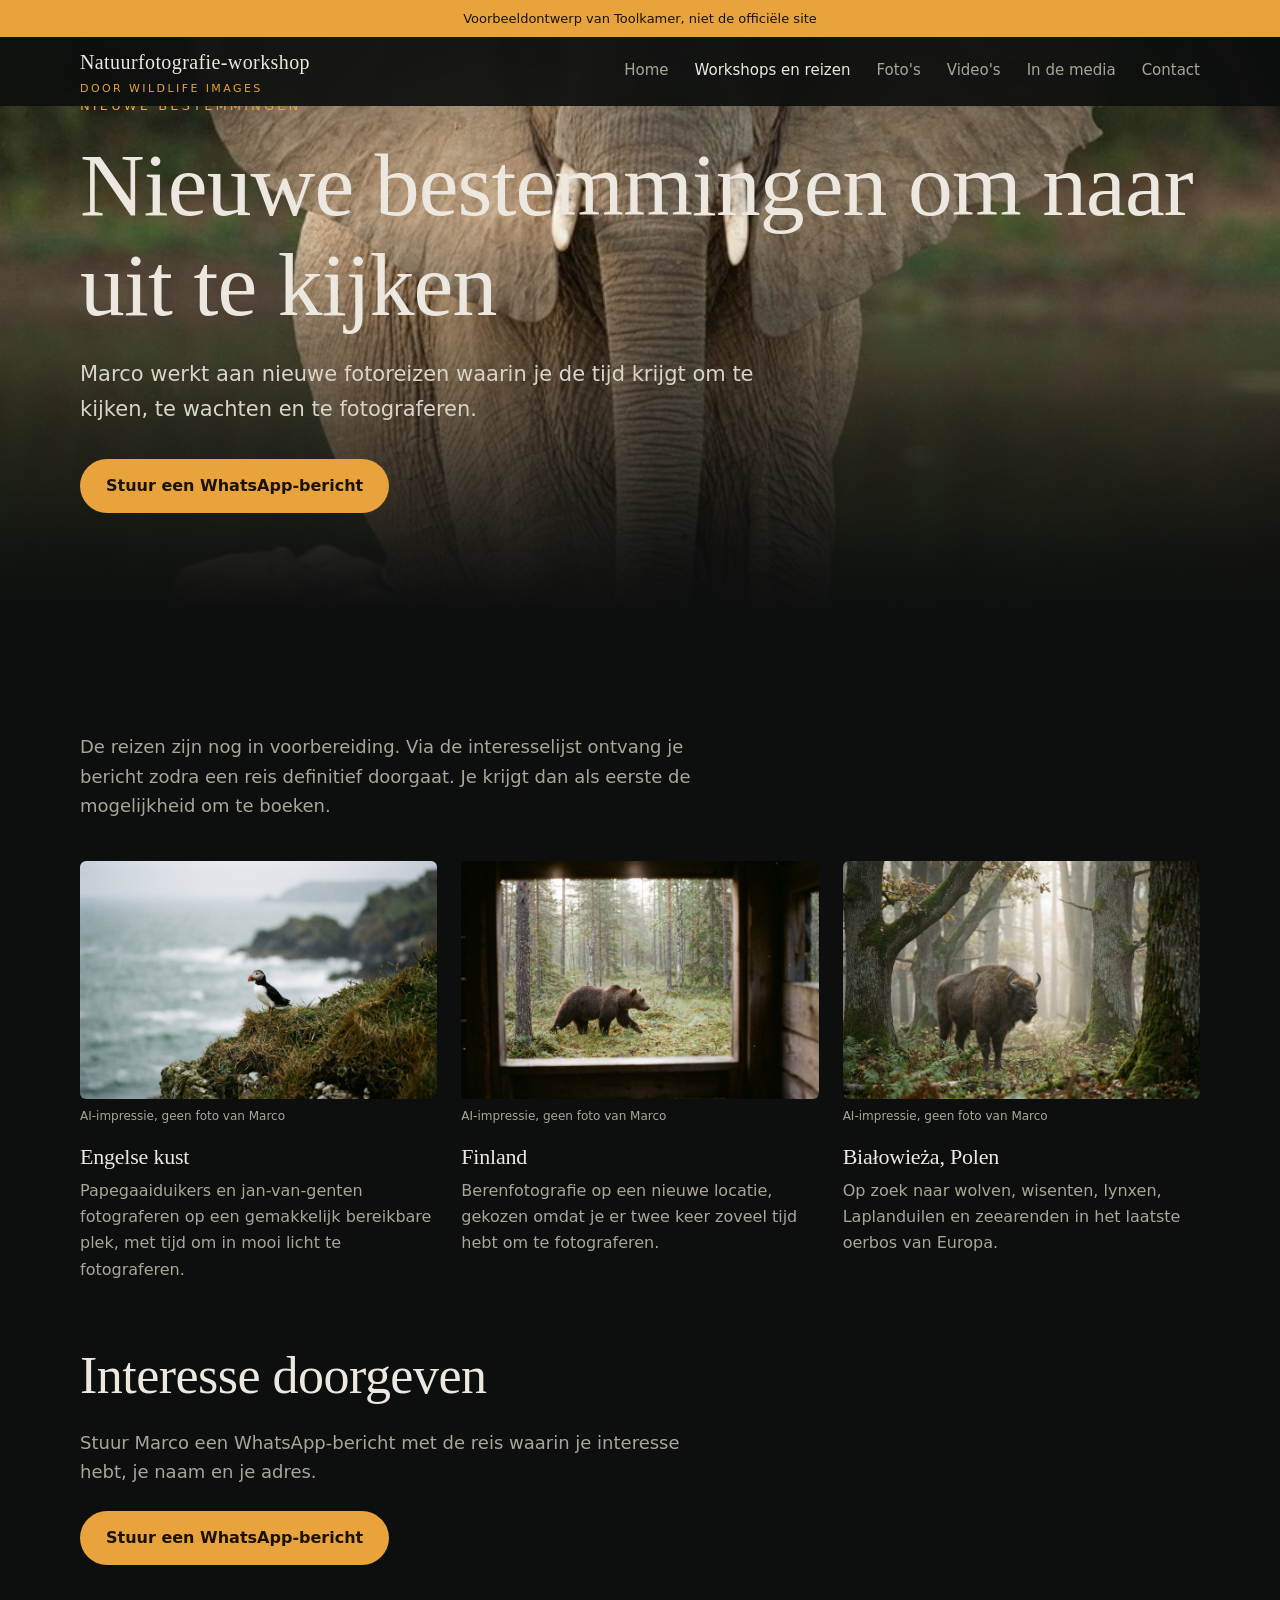
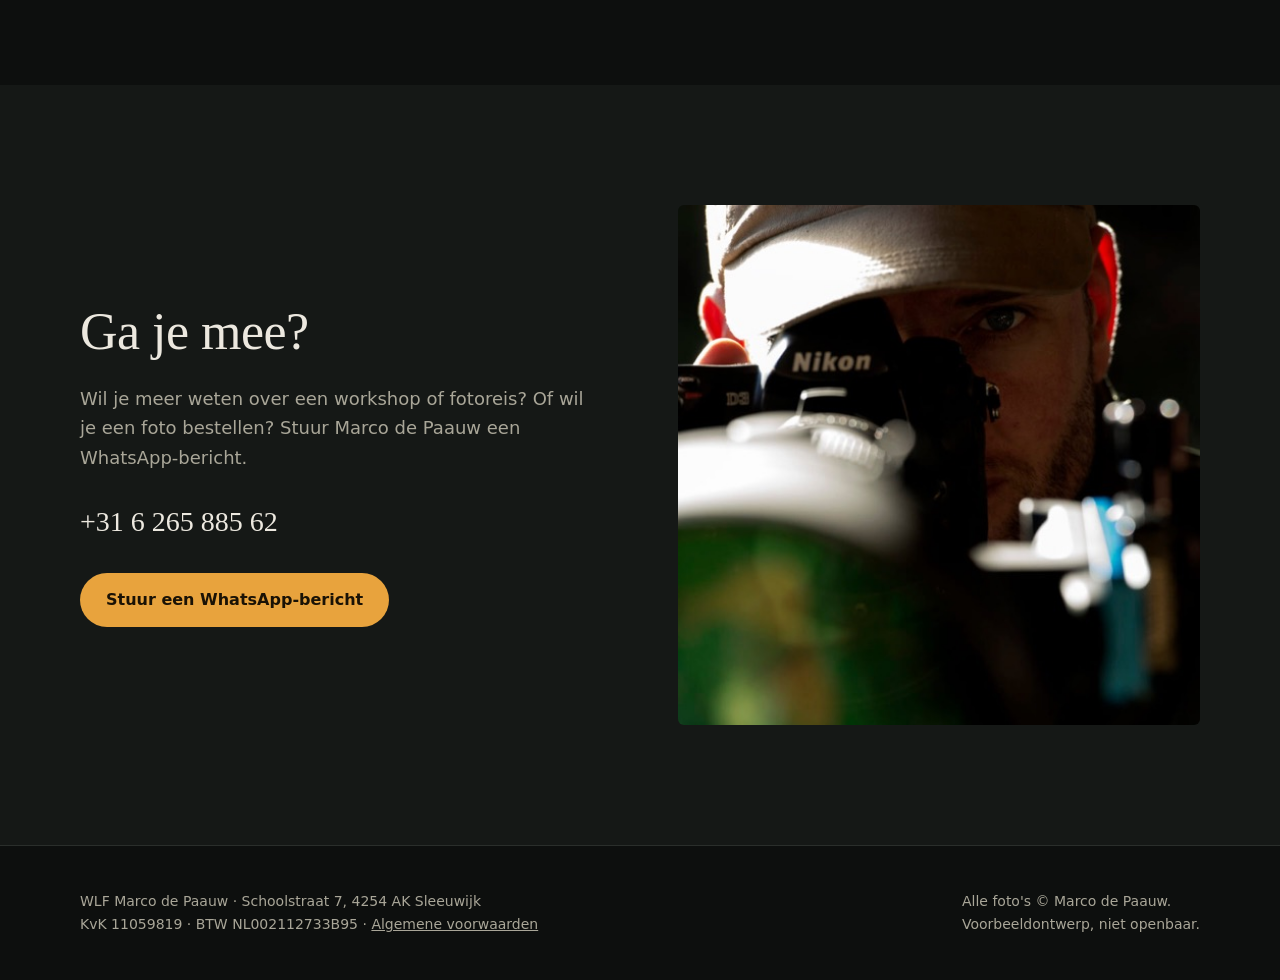
<file: toekomstig.html>
<!doctype html>
<html lang="nl"><head><meta charset="utf-8"><meta name="viewport" content="width=device-width,initial-scale=1">
<meta name="robots" content="noindex,nofollow,noarchive"><title>Toekomstige fotoreizen · Marco de Paauw</title>
<link rel="stylesheet" href="style.css"></head><body>
<div class="voorbeeld">Voorbeeldontwerp van Toolkamer, niet de officiële site</div>
<header class="top"><div class="wrap"><a class="merk" href="index.html">Natuurfotografie-workshop<small>door Wildlife Images</small></a><nav><a href="index.html">Home</a><a href="reizen.html" aria-current=page>Workshops en reizen</a><a href="galerij.html">Foto's</a><a href="videos.html">Video's</a><a href="media.html">In de media</a><a href="index.html#contact">Contact</a></nav></div></header>
<section class="hero klein" style="padding:0"><img src="img/olifant-jong.jpg" alt="" fetchpriority="high"><div class="wrap"><div class="oogje">Nieuwe bestemmingen</div><h1>Nieuwe bestemmingen om naar uit te kijken</h1><p class="sub">Marco werkt aan nieuwe fotoreizen waarin je de tijd krijgt om te kijken, te wachten en te fotograferen.</p><div class="knoppen"><a class="knop" href="https://wa.me/31626588562">Stuur een WhatsApp-bericht</a></div></div></section><section><div class="wrap"><p class="lead">De reizen zijn nog in voorbereiding. Via de interesselijst ontvang je bericht zodra een reis definitief doorgaat. Je krijgt dan als eerste de mogelijkheid om te boeken.</p><div class="kaarten drie-k"><figure class="ai"><img src="img/ai-papegaaiduiker.jpg" alt="" loading="lazy"><figcaption>AI-impressie, geen foto van Marco</figcaption><h3>Engelse kust</h3><p>Papegaaiduikers en jan-van-genten fotograferen op een gemakkelijk bereikbare plek, met tijd om in mooi licht te fotograferen.</p></figure><figure class="ai"><img src="img/ai-beer-finland.jpg" alt="" loading="lazy"><figcaption>AI-impressie, geen foto van Marco</figcaption><h3>Finland</h3><p>Berenfotografie op een nieuwe locatie, gekozen omdat je er twee keer zoveel tijd hebt om te fotograferen.</p></figure><figure class="ai"><img src="img/ai-wisent.jpg" alt="" loading="lazy"><figcaption>AI-impressie, geen foto van Marco</figcaption><h3>Białowieża, Polen</h3><p>Op zoek naar wolven, wisenten, lynxen, Laplanduilen en zeearenden in het laatste oerbos van Europa.</p></figure></div>
<h2 style="margin-top:64px">Interesse doorgeven</h2><p class="lead">Stuur Marco een WhatsApp-bericht met de reis waarin je interesse hebt, je naam en je adres.</p><p style="margin-top:24px"><a class="knop" href="https://wa.me/31626588562">Stuur een WhatsApp-bericht</a></p></div></section><section class="licht" id="contact"><div class="wrap twee"><div><h2>Ga je mee?</h2><p class="lead">Wil je meer weten over een workshop of fotoreis? Of wil je een foto bestellen? Stuur Marco de Paauw een WhatsApp-bericht.</p><p style="margin:26px 0 28px;font-family:Georgia,serif;font-size:28px">+31 6 265 885 62</p><a class="knop" href="https://wa.me/31626588562">Stuur een WhatsApp-bericht</a></div><img src="img/marco.jpg" alt="Marco de Paauw met camera" loading="lazy" style="max-height:520px"></div></section>
<footer><div class="wrap"><div>WLF Marco de Paauw · Schoolstraat 7, 4254 AK Sleeuwijk<br>KvK 11059819 · BTW NL002112733B95 · <a href="https://natuurfotografie-workshop.nl/wp-content/uploads/av.pdf">Algemene voorwaarden</a></div><div>Alle foto's © Marco de Paauw.<br>Voorbeeldontwerp, niet openbaar.</div></div></footer>
</body></html>
</file>
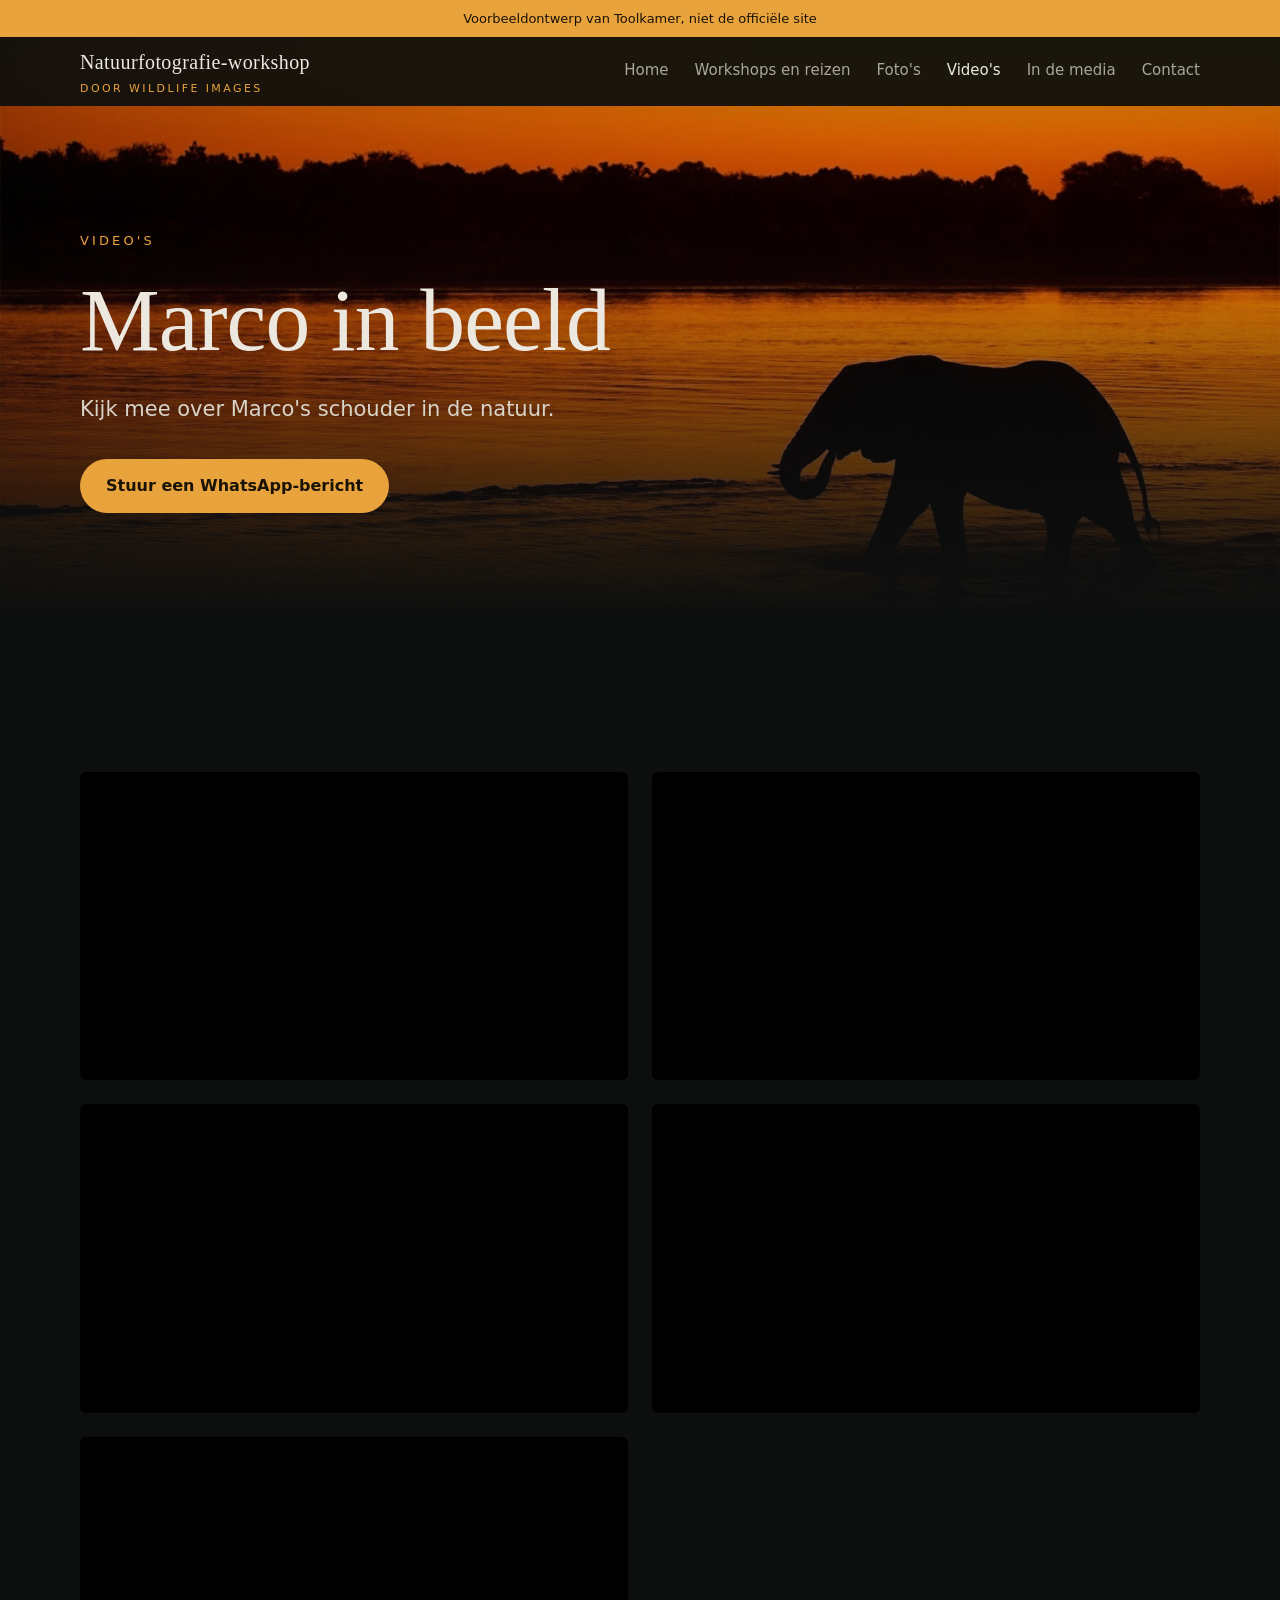
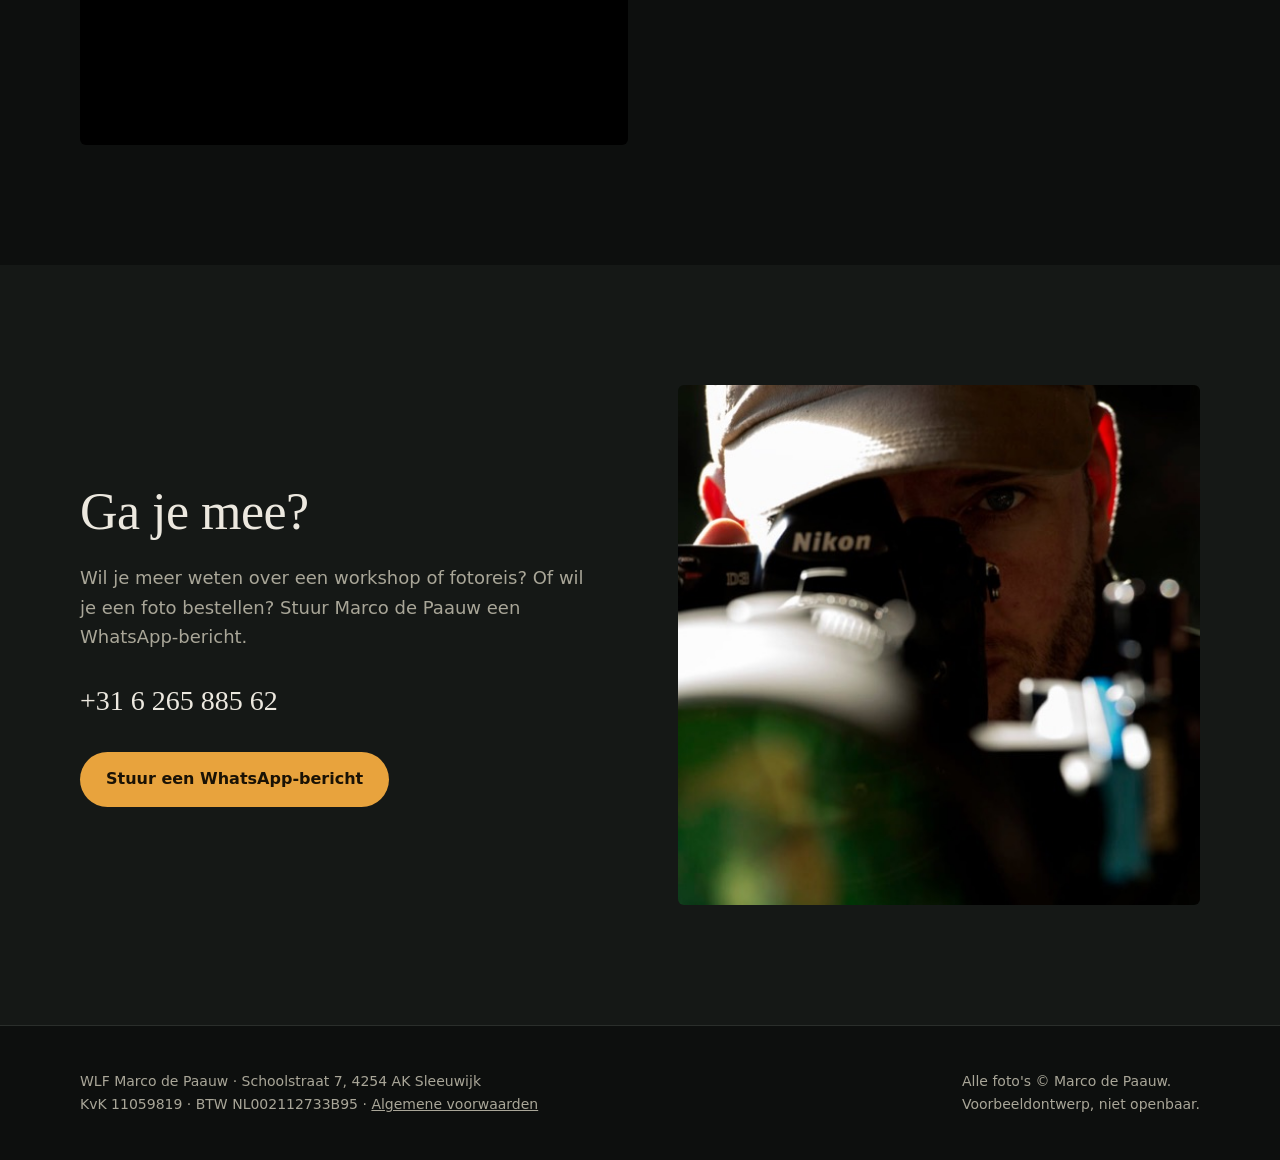
<file: videos.html>
<!doctype html>
<html lang="nl"><head><meta charset="utf-8"><meta name="viewport" content="width=device-width,initial-scale=1">
<meta name="robots" content="noindex,nofollow,noarchive"><title>Video's · Marco de Paauw</title>
<link rel="stylesheet" href="style.css"></head><body>
<div class="voorbeeld">Voorbeeldontwerp van Toolkamer, niet de officiële site</div>
<header class="top"><div class="wrap"><a class="merk" href="index.html">Natuurfotografie-workshop<small>door Wildlife Images</small></a><nav><a href="index.html">Home</a><a href="reizen.html">Workshops en reizen</a><a href="galerij.html">Foto's</a><a href="videos.html" aria-current=page>Video's</a><a href="media.html">In de media</a><a href="index.html#contact">Contact</a></nav></div></header>
<section class="hero klein" style="padding:0"><img src="img/hero.jpg" alt="" fetchpriority="high"><div class="wrap"><div class="oogje">Video's</div><h1>Marco in beeld</h1><p class="sub">Kijk mee over Marco's schouder in de natuur.</p><div class="knoppen"><a class="knop" href="https://wa.me/31626588562">Stuur een WhatsApp-bericht</a></div></div></section><section><div class="wrap"><div class="kaarten"><div class="video"><iframe src="https://www.youtube-nocookie.com/embed/6tpxyNU2ILY" title="Video van Marco de Paauw" loading="lazy" allow="encrypted-media; picture-in-picture" allowfullscreen referrerpolicy="strict-origin-when-cross-origin"></iframe></div><div class="video"><iframe src="https://www.youtube-nocookie.com/embed/cVijOr66VG4" title="Video van Marco de Paauw" loading="lazy" allow="encrypted-media; picture-in-picture" allowfullscreen referrerpolicy="strict-origin-when-cross-origin"></iframe></div><div class="video"><iframe src="https://www.youtube-nocookie.com/embed/ewwpYiZb9ok" title="Video van Marco de Paauw" loading="lazy" allow="encrypted-media; picture-in-picture" allowfullscreen referrerpolicy="strict-origin-when-cross-origin"></iframe></div><div class="video"><iframe src="https://www.youtube-nocookie.com/embed/n523_S91G_8" title="Video van Marco de Paauw" loading="lazy" allow="encrypted-media; picture-in-picture" allowfullscreen referrerpolicy="strict-origin-when-cross-origin"></iframe></div><div class="video"><iframe src="https://www.youtube-nocookie.com/embed/oCZgeilw7H4" title="Video van Marco de Paauw" loading="lazy" allow="encrypted-media; picture-in-picture" allowfullscreen referrerpolicy="strict-origin-when-cross-origin"></iframe></div></div></div></section><section class="licht" id="contact"><div class="wrap twee"><div><h2>Ga je mee?</h2><p class="lead">Wil je meer weten over een workshop of fotoreis? Of wil je een foto bestellen? Stuur Marco de Paauw een WhatsApp-bericht.</p><p style="margin:26px 0 28px;font-family:Georgia,serif;font-size:28px">+31 6 265 885 62</p><a class="knop" href="https://wa.me/31626588562">Stuur een WhatsApp-bericht</a></div><img src="img/marco.jpg" alt="Marco de Paauw met camera" loading="lazy" style="max-height:520px"></div></section>
<footer><div class="wrap"><div>WLF Marco de Paauw · Schoolstraat 7, 4254 AK Sleeuwijk<br>KvK 11059819 · BTW NL002112733B95 · <a href="https://natuurfotografie-workshop.nl/wp-content/uploads/av.pdf">Algemene voorwaarden</a></div><div>Alle foto's © Marco de Paauw.<br>Voorbeeldontwerp, niet openbaar.</div></div></footer>
</body></html>
</file>
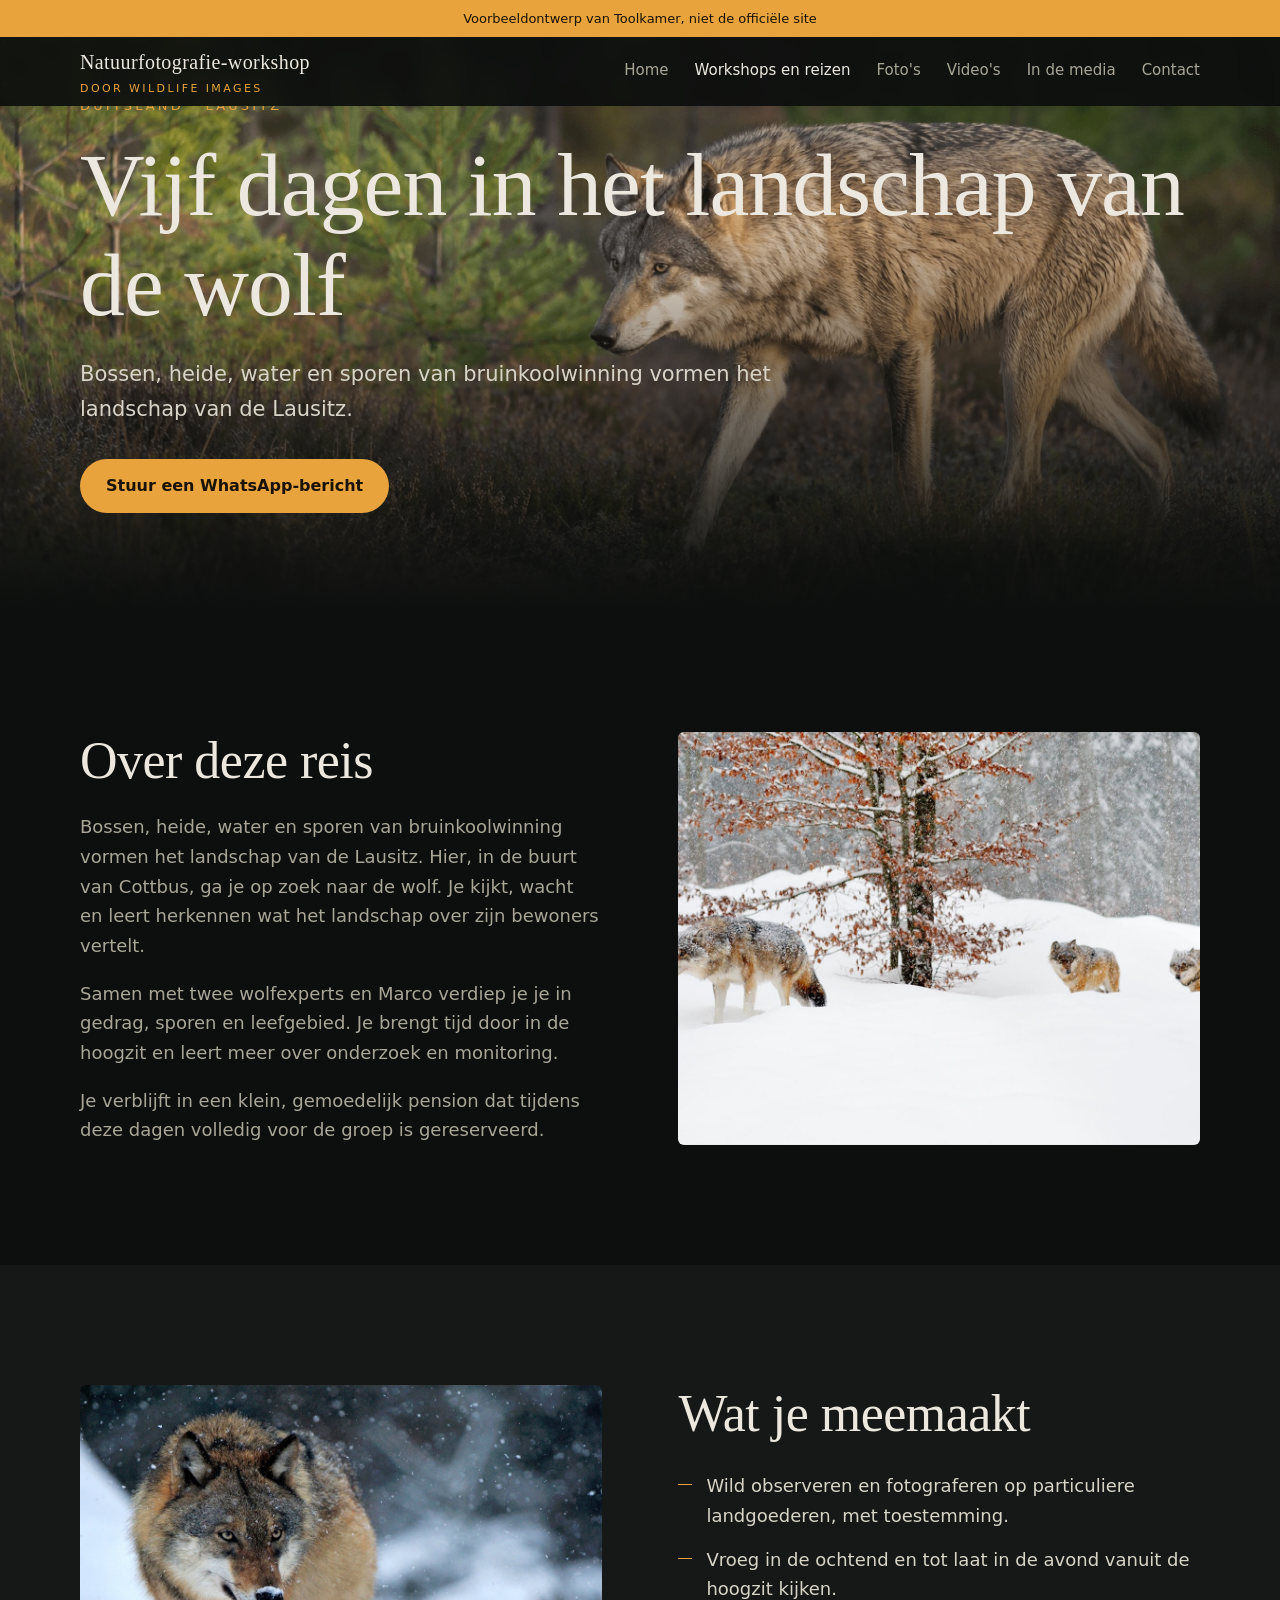
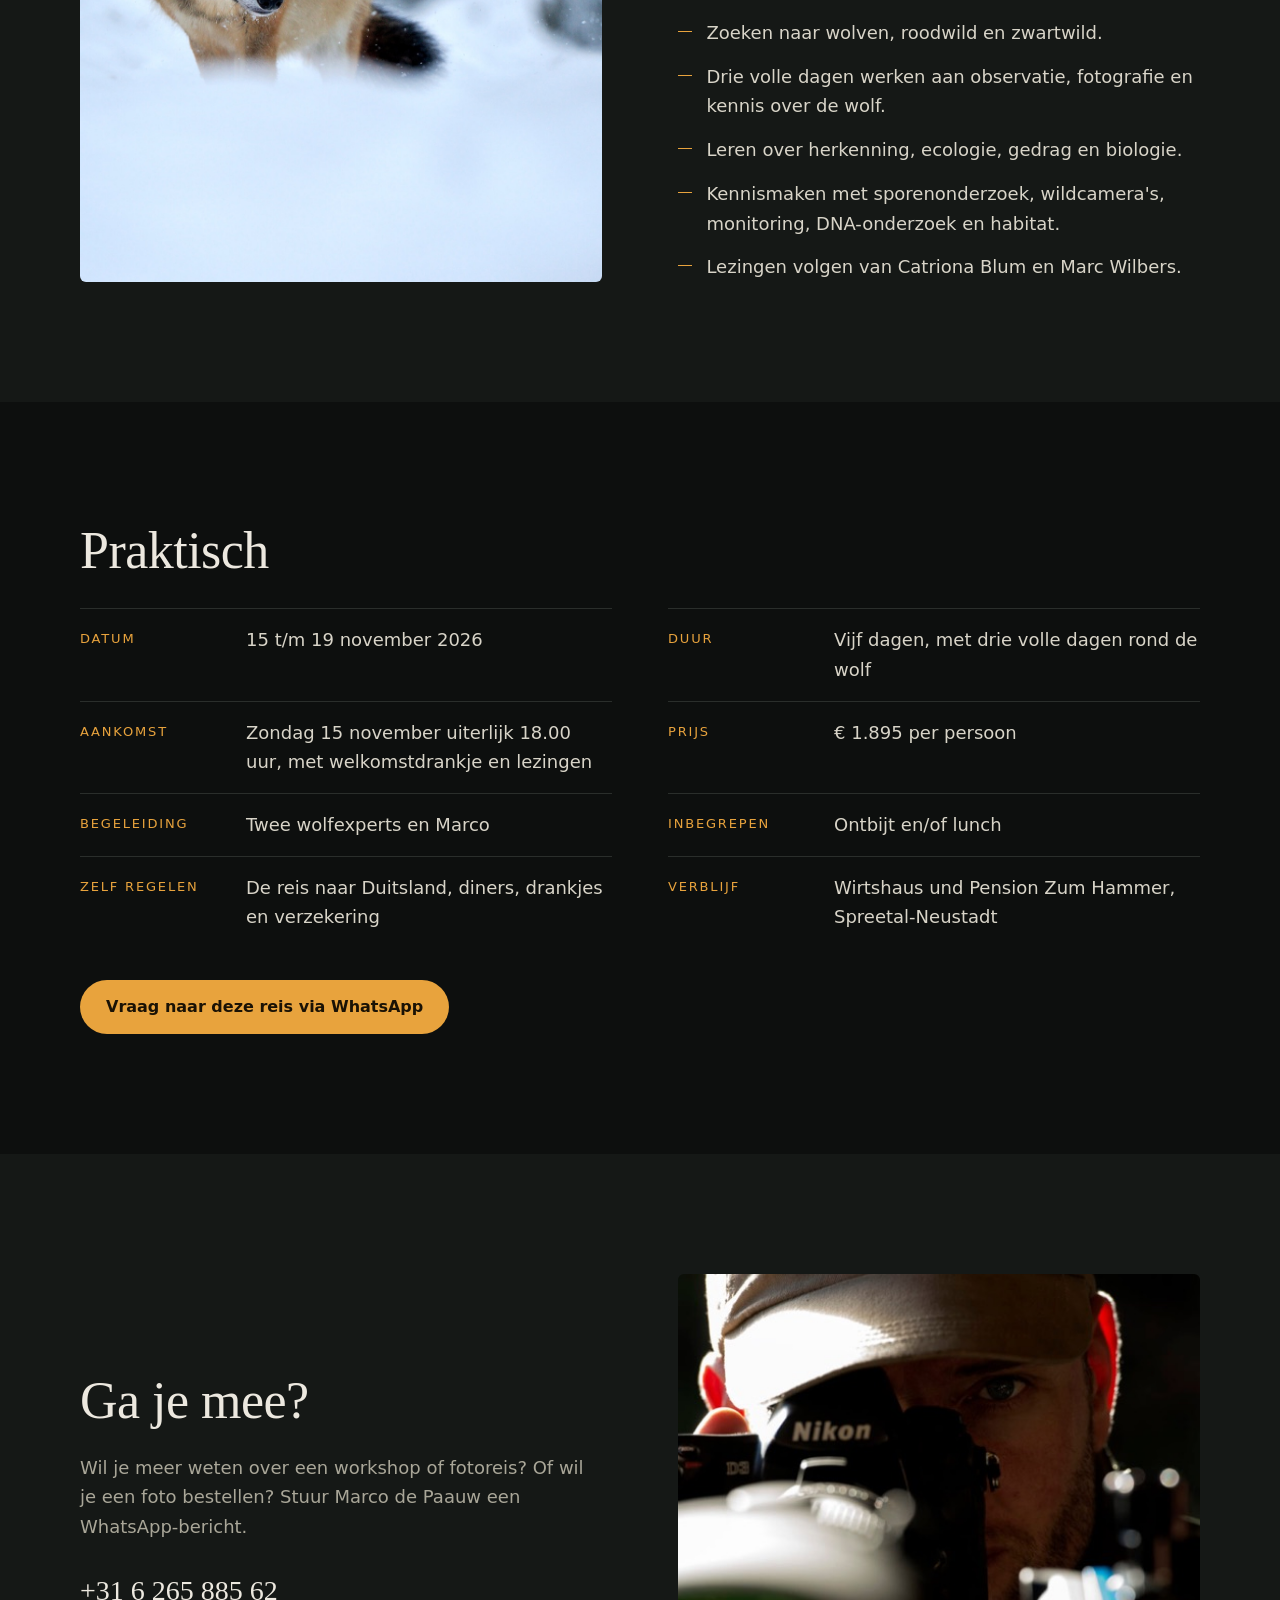
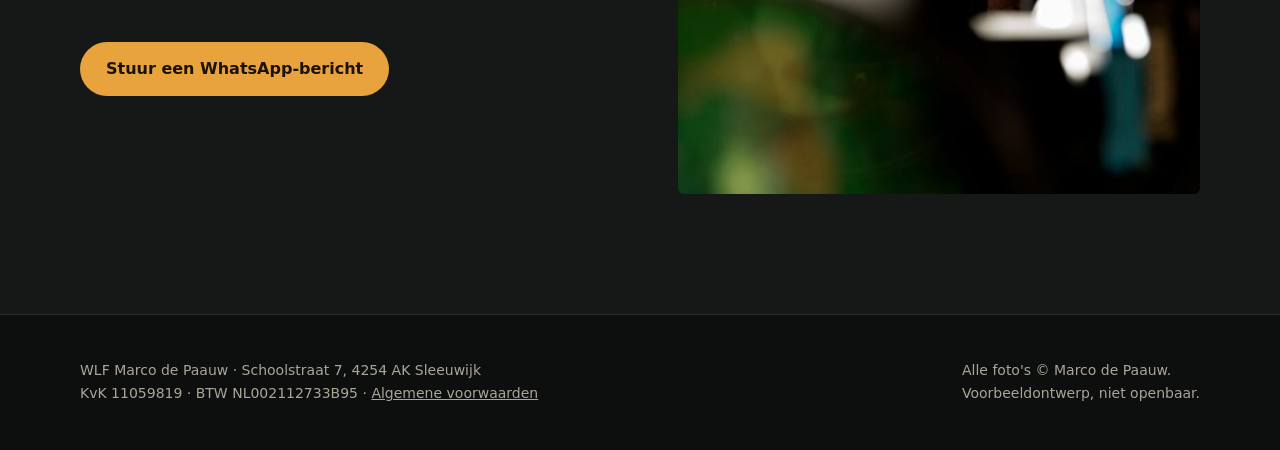
<file: wolven.html>
<!doctype html>
<html lang="nl"><head><meta charset="utf-8"><meta name="viewport" content="width=device-width,initial-scale=1">
<meta name="robots" content="noindex,nofollow,noarchive"><title>Eenmalige workshop wolven in Duitsland · Marco de Paauw</title>
<link rel="stylesheet" href="style.css"></head><body>
<div class="voorbeeld">Voorbeeldontwerp van Toolkamer, niet de officiële site</div>
<header class="top"><div class="wrap"><a class="merk" href="index.html">Natuurfotografie-workshop<small>door Wildlife Images</small></a><nav><a href="index.html">Home</a><a href="reizen.html" aria-current=page>Workshops en reizen</a><a href="galerij.html">Foto's</a><a href="videos.html">Video's</a><a href="media.html">In de media</a><a href="index.html#contact">Contact</a></nav></div></header>
<section class="hero klein" style="padding:0"><img src="img/wolf-heide.jpg" alt="" fetchpriority="high"><div class="wrap"><div class="oogje">Duitsland · Lausitz</div><h1>Vijf dagen in het landschap van de wolf</h1><p class="sub">Bossen, heide, water en sporen van bruinkoolwinning vormen het landschap van de Lausitz.</p><div class="knoppen"><a class="knop" href="https://wa.me/31626588562">Stuur een WhatsApp-bericht</a></div></div></section><section><div class="wrap twee"><div><h2>Over deze reis</h2><p class="lead">Bossen, heide, water en sporen van bruinkoolwinning vormen het landschap van de Lausitz. Hier, in de buurt van Cottbus, ga je op zoek naar de wolf. Je kijkt, wacht en leert herkennen wat het landschap over zijn bewoners vertelt.</p><p class="lead">Samen met twee wolfexperts en Marco verdiep je je in gedrag, sporen en leefgebied. Je brengt tijd door in de hoogzit en leert meer over onderzoek en monitoring.</p><p class="lead">Je verblijft in een klein, gemoedelijk pension dat tijdens deze dagen volledig voor de groep is gereserveerd.</p></div><img src="img/wolven-sneeuw.jpg" alt="Wolven in de sneeuw" loading="lazy"></div></section><section class="licht"><div class="wrap twee"><img src="img/wolf-sneeuw.jpg" alt="Wolf in de sneeuw" loading="lazy"><div><h2>Wat je meemaakt</h2><ul class="lijst"><li>Wild observeren en fotograferen op particuliere landgoederen, met toestemming.</li><li>Vroeg in de ochtend en tot laat in de avond vanuit de hoogzit kijken.</li><li>Zoeken naar wolven, roodwild en zwartwild.</li><li>Drie volle dagen werken aan observatie, fotografie en kennis over de wolf.</li><li>Leren over herkenning, ecologie, gedrag en biologie.</li><li>Kennismaken met sporenonderzoek, wildcamera's, monitoring, DNA-onderzoek en habitat.</li><li>Lezingen volgen van Catriona Blum en Marc Wilbers.</li></ul></div></div></section><section><div class="wrap"><h2>Praktisch</h2><dl class="prak"><div><dt>Datum</dt><dd>15 t/m 19 november 2026</dd></div><div><dt>Duur</dt><dd>Vijf dagen, met drie volle dagen rond de wolf</dd></div><div><dt>Aankomst</dt><dd>Zondag 15 november uiterlijk 18.00 uur, met welkomstdrankje en lezingen</dd></div><div><dt>Prijs</dt><dd>€ 1.895 per persoon</dd></div><div><dt>Begeleiding</dt><dd>Twee wolfexperts en Marco</dd></div><div><dt>Inbegrepen</dt><dd>Ontbijt en/of lunch</dd></div><div><dt>Zelf regelen</dt><dd>De reis naar Duitsland, diners, drankjes en verzekering</dd></div><div><dt>Verblijf</dt><dd>Wirtshaus und Pension Zum Hammer, Spreetal-Neustadt</dd></div></dl><p style="margin-top:32px"><a class="knop" href="https://wa.me/31626588562">Vraag naar deze reis via WhatsApp</a></p></div></section><section class="licht" id="contact"><div class="wrap twee"><div><h2>Ga je mee?</h2><p class="lead">Wil je meer weten over een workshop of fotoreis? Of wil je een foto bestellen? Stuur Marco de Paauw een WhatsApp-bericht.</p><p style="margin:26px 0 28px;font-family:Georgia,serif;font-size:28px">+31 6 265 885 62</p><a class="knop" href="https://wa.me/31626588562">Stuur een WhatsApp-bericht</a></div><img src="img/marco.jpg" alt="Marco de Paauw met camera" loading="lazy" style="max-height:520px"></div></section>
<footer><div class="wrap"><div>WLF Marco de Paauw · Schoolstraat 7, 4254 AK Sleeuwijk<br>KvK 11059819 · BTW NL002112733B95 · <a href="https://natuurfotografie-workshop.nl/wp-content/uploads/av.pdf">Algemene voorwaarden</a></div><div>Alle foto's © Marco de Paauw.<br>Voorbeeldontwerp, niet openbaar.</div></div></footer>
</body></html>
</file>
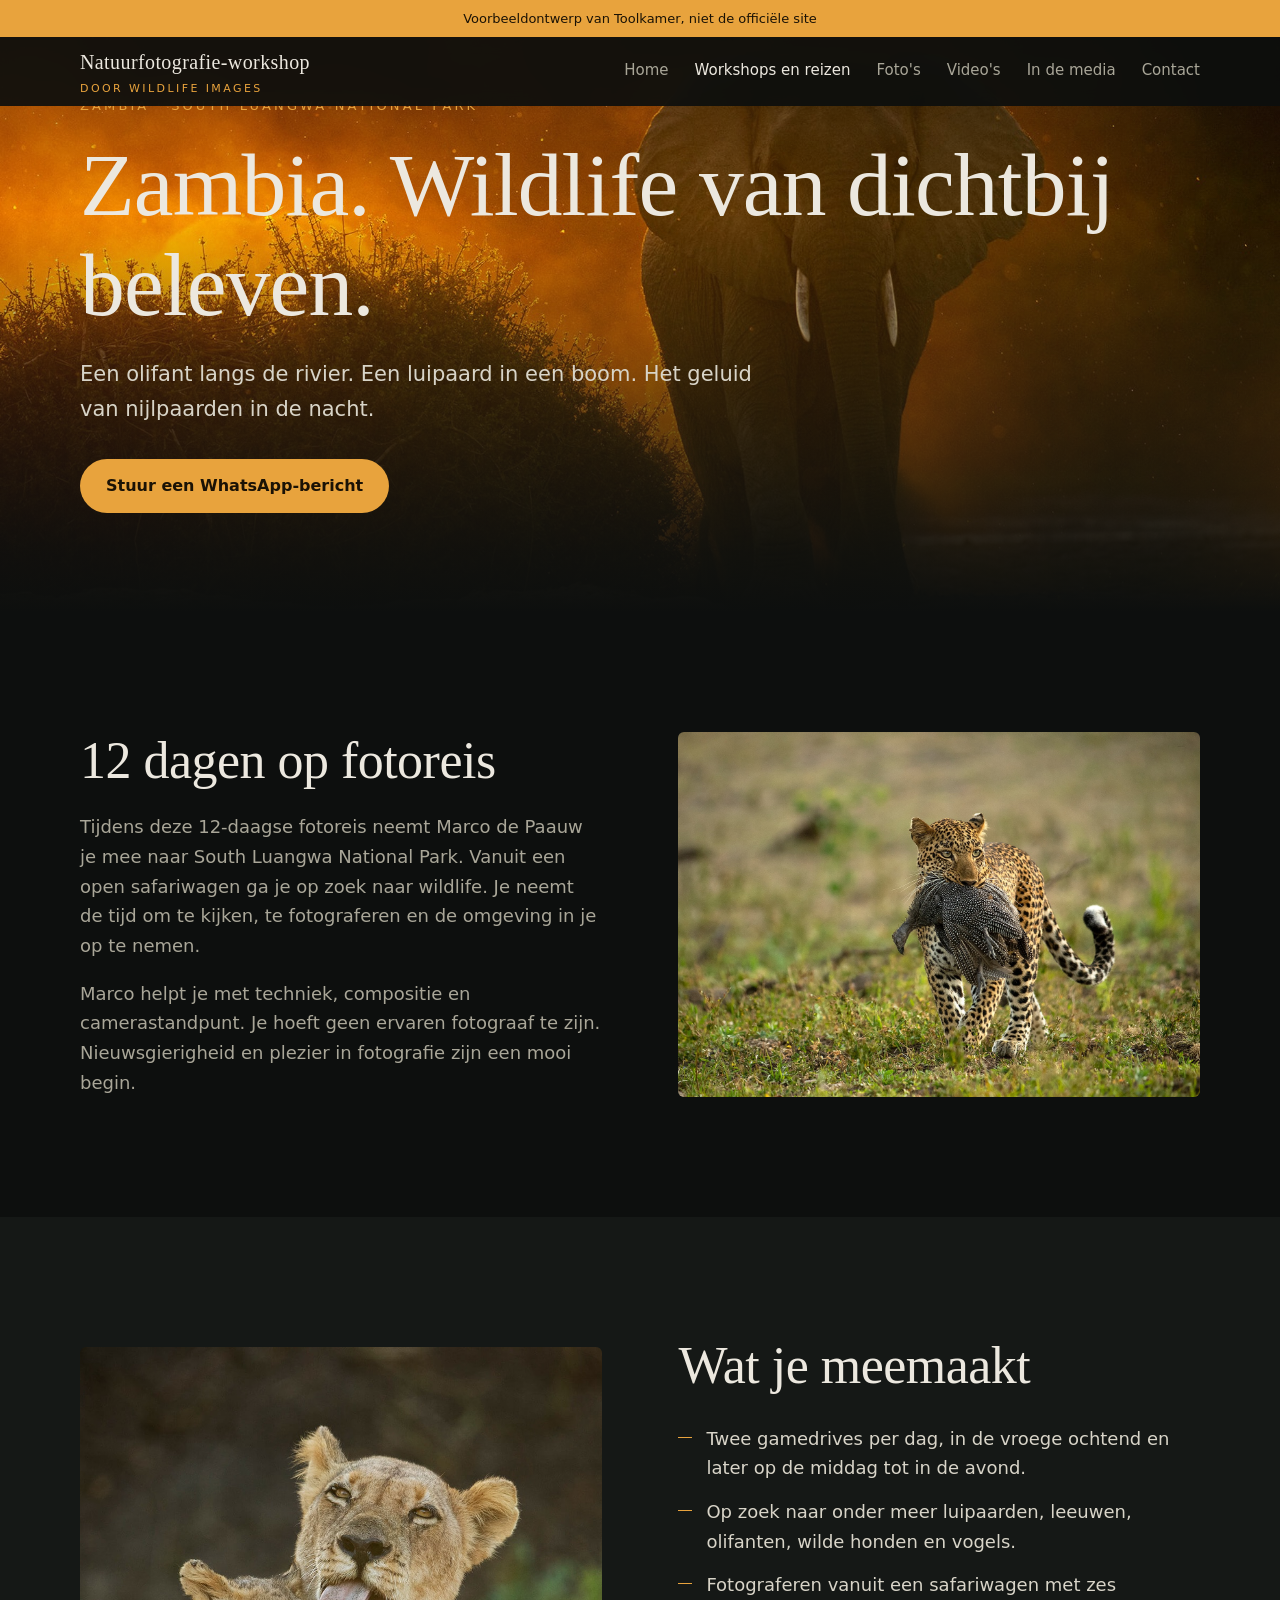
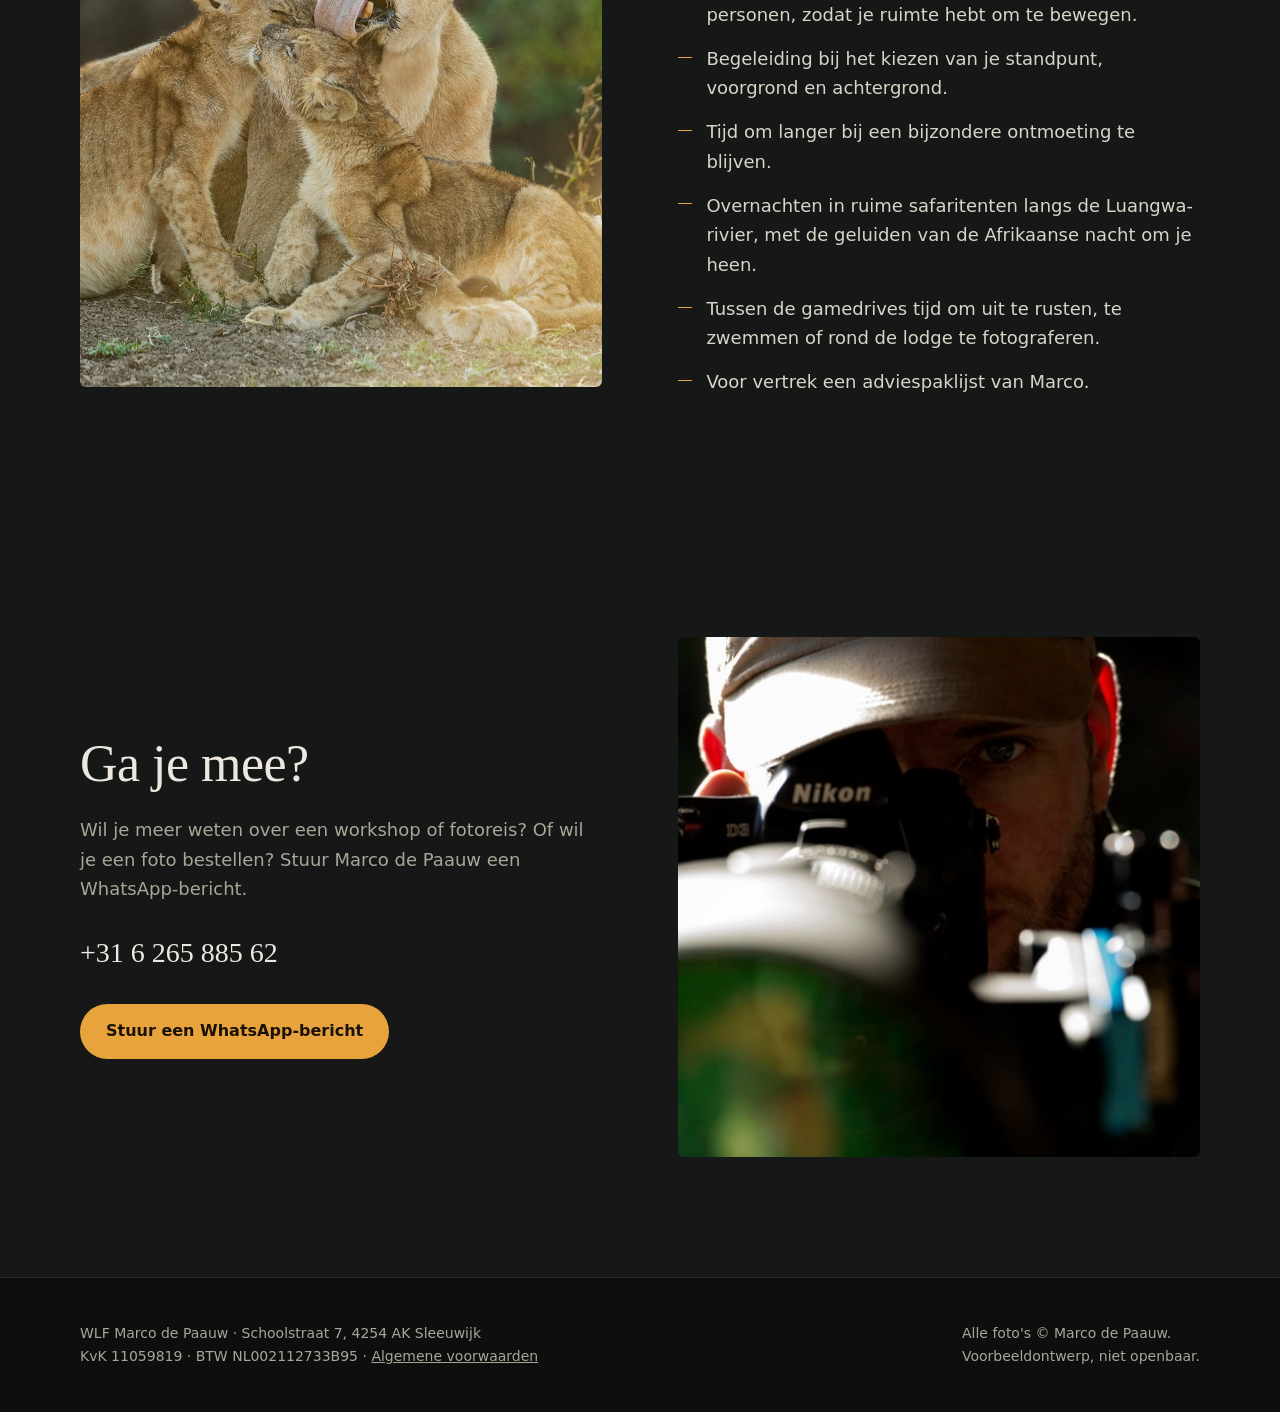
<file: zambia.html>
<!doctype html>
<html lang="nl"><head><meta charset="utf-8"><meta name="viewport" content="width=device-width,initial-scale=1">
<meta name="robots" content="noindex,nofollow,noarchive"><title>Wildlife fotoreis Zambia · Marco de Paauw</title>
<link rel="stylesheet" href="style.css"></head><body>
<div class="voorbeeld">Voorbeeldontwerp van Toolkamer, niet de officiële site</div>
<header class="top"><div class="wrap"><a class="merk" href="index.html">Natuurfotografie-workshop<small>door Wildlife Images</small></a><nav><a href="index.html">Home</a><a href="reizen.html" aria-current=page>Workshops en reizen</a><a href="galerij.html">Foto's</a><a href="videos.html">Video's</a><a href="media.html">In de media</a><a href="index.html#contact">Contact</a></nav></div></header>
<section class="hero klein" style="padding:0"><img src="img/olifant-vuur.jpg" alt="" fetchpriority="high"><div class="wrap"><div class="oogje">Zambia · South Luangwa National Park</div><h1>Zambia. Wildlife van dichtbij beleven.</h1><p class="sub">Een olifant langs de rivier. Een luipaard in een boom. Het geluid van nijlpaarden in de nacht.</p><div class="knoppen"><a class="knop" href="https://wa.me/31626588562">Stuur een WhatsApp-bericht</a></div></div></section><section><div class="wrap twee"><div><h2>12 dagen op fotoreis</h2><p class="lead">Tijdens deze 12-daagse fotoreis neemt Marco de Paauw je mee naar South Luangwa National Park. Vanuit een open safariwagen ga je op zoek naar wildlife. Je neemt de tijd om te kijken, te fotograferen en de omgeving in je op te nemen.</p><p class="lead">Marco helpt je met techniek, compositie en camerastandpunt. Je hoeft geen ervaren fotograaf te zijn. Nieuwsgierigheid en plezier in fotografie zijn een mooi begin.</p></div><img src="img/luipaard.jpg" alt="Luipaard met prooi" loading="lazy"></div></section>
<section class="licht"><div class="wrap twee"><img src="img/leeuwen.jpg" alt="Leeuwin met welpen" loading="lazy"><div><h2>Wat je meemaakt</h2><ul class="lijst"><li>Twee gamedrives per dag, in de vroege ochtend en later op de middag tot in de avond.</li><li>Op zoek naar onder meer luipaarden, leeuwen, olifanten, wilde honden en vogels.</li><li>Fotograferen vanuit een safariwagen met zes personen, zodat je ruimte hebt om te bewegen.</li><li>Begeleiding bij het kiezen van je standpunt, voorgrond en achtergrond.</li><li>Tijd om langer bij een bijzondere ontmoeting te blijven.</li><li>Overnachten in ruime safaritenten langs de Luangwa-rivier, met de geluiden van de Afrikaanse nacht om je heen.</li><li>Tussen de gamedrives tijd om uit te rusten, te zwemmen of rond de lodge te fotograferen.</li><li>Voor vertrek een adviespaklijst van Marco.</li></ul></div></div></section><section class="licht" id="contact"><div class="wrap twee"><div><h2>Ga je mee?</h2><p class="lead">Wil je meer weten over een workshop of fotoreis? Of wil je een foto bestellen? Stuur Marco de Paauw een WhatsApp-bericht.</p><p style="margin:26px 0 28px;font-family:Georgia,serif;font-size:28px">+31 6 265 885 62</p><a class="knop" href="https://wa.me/31626588562">Stuur een WhatsApp-bericht</a></div><img src="img/marco.jpg" alt="Marco de Paauw met camera" loading="lazy" style="max-height:520px"></div></section>
<footer><div class="wrap"><div>WLF Marco de Paauw · Schoolstraat 7, 4254 AK Sleeuwijk<br>KvK 11059819 · BTW NL002112733B95 · <a href="https://natuurfotografie-workshop.nl/wp-content/uploads/av.pdf">Algemene voorwaarden</a></div><div>Alle foto's © Marco de Paauw.<br>Voorbeeldontwerp, niet openbaar.</div></div></footer>
</body></html>
</file>
<file: style.css>
:root{--bg:#0d0f0e;--bg2:#151816;--tekst:#ece8df;--zacht:#a9a698;--accent:#e8a33d;--lijn:#2a2e2b}
*{box-sizing:border-box;margin:0}
html{scroll-behavior:smooth}
body{background:var(--bg);color:var(--tekst);font:18px/1.65 "Inter",system-ui,-apple-system,"Segoe UI",sans-serif;-webkit-font-smoothing:antialiased}
img{display:block;max-width:100%}
a{color:inherit}
h1,h2,h3{font-family:Georgia,"Times New Roman",serif;font-weight:400;line-height:1.12;letter-spacing:-.01em}
.wrap{width:min(1120px,100% - 40px);margin-inline:auto}
header.top{position:fixed;inset:34px 0 auto;z-index:10;background:#0d0f0eeb;backdrop-filter:blur(8px);padding:12px 0}
header.top .wrap{display:flex;align-items:center;justify-content:space-between;gap:16px}
.merk{font-family:Georgia,serif;font-size:20px;text-decoration:none;letter-spacing:.02em}
.merk small{display:block;font:11px/1 system-ui,sans-serif;letter-spacing:.22em;text-transform:uppercase;color:var(--accent);margin-top:4px}
nav{display:flex;gap:26px;font-size:15px;flex-wrap:wrap}
nav a{text-decoration:none;color:var(--zacht);transition:color .2s}
nav a:hover,nav a[aria-current]{color:var(--tekst)}
.knop{display:inline-block;background:var(--accent);color:#1a1205;padding:14px 26px;border-radius:999px;font-weight:600;text-decoration:none;font-size:16px}
.knop.rand{background:none;color:var(--tekst);border:1px solid #ffffff55}
.hero{position:relative;min-height:100svh;display:flex;align-items:flex-end;overflow:hidden}
.hero img{position:absolute;inset:0;width:100%;height:100%;object-fit:cover}
.hero::after{content:"";position:absolute;inset:0;background:linear-gradient(180deg,#0d0f0e66 0%,#0d0f0e00 35%,#0d0f0ee6 90%,#0d0f0e 100%)}
.hero .wrap{position:relative;z-index:2;padding:0 0 11vh}
.hero.klein{min-height:68svh}
.oogje{font-size:13px;letter-spacing:.24em;text-transform:uppercase;color:var(--accent);margin-bottom:18px}
.hero h1{font-size:clamp(40px,7vw,92px);max-width:13em}
.hero p.sub{max-width:34em;margin:22px 0 32px;color:#d8d4c8;font-size:clamp(17px,2vw,21px)}
.knoppen{display:flex;gap:14px;flex-wrap:wrap}
section{padding:clamp(64px,10vw,120px) 0}
section.licht{background:var(--bg2)}
h2{font-size:clamp(30px,4.4vw,52px);margin-bottom:22px}
.twee{display:grid;grid-template-columns:1fr 1fr;gap:clamp(28px,6vw,80px);align-items:center}
.twee img{border-radius:6px;width:100%;height:100%;max-height:640px;object-fit:cover}
.lead{color:var(--zacht);max-width:36em}
.lead+.lead{margin-top:1em}
.drie{display:grid;grid-template-columns:repeat(3,1fr);gap:28px;margin-top:40px}
.drie div{border-top:1px solid var(--accent);padding-top:20px}
.drie h3{font-size:22px;margin-bottom:10px}
.drie p{color:var(--zacht);font-size:16px}
.kaarten{display:grid;grid-template-columns:repeat(2,1fr);gap:24px;margin-top:40px}
.kaart{position:relative;aspect-ratio:4/3;overflow:hidden;border-radius:6px;text-decoration:none;display:flex;align-items:flex-end}
.kaart img{position:absolute;inset:0;width:100%;height:100%;object-fit:cover;transition:transform .6s}
.kaart:hover img{transform:scale(1.04)}
.kaart::after{content:"";position:absolute;inset:0;background:linear-gradient(transparent 40%,#0d0f0ef0)}
.kaart div{position:relative;z-index:2;padding:26px}
.kaart h3{font-size:28px}
.kaart span{color:var(--accent);font-size:14px;letter-spacing:.14em;text-transform:uppercase}
.citaten{display:grid;grid-template-columns:repeat(3,1fr);gap:32px;margin-top:40px}
blockquote{font-family:Georgia,serif;font-size:21px;line-height:1.4}
blockquote cite{display:block;margin-top:14px;font:14px system-ui,sans-serif;color:var(--accent);font-style:normal;letter-spacing:.08em}
.lijst{list-style:none;padding:0;margin-top:28px;display:grid;gap:14px}
.lijst li{padding-left:28px;position:relative;color:#d8d4c8}
.lijst li::before{content:"";position:absolute;left:0;top:.72em;width:14px;height:1px;background:var(--accent)}
.galerij{columns:3 280px;column-gap:14px;margin-top:36px}
.galerij img{width:100%;margin-bottom:14px;border-radius:4px}
.tv{display:flex;gap:18px;flex-wrap:wrap;margin-top:26px}
footer{border-top:1px solid var(--lijn);padding:44px 0;color:var(--zacht);font-size:14px}
footer .wrap{display:flex;justify-content:space-between;gap:24px;flex-wrap:wrap}
.voorbeeld{position:fixed;inset:0 0 auto;z-index:20;background:var(--accent);color:#1a1205;text-align:center;font-size:13px;padding:8px 16px}
@media(max-width:860px){
 .voorbeeld{font-size:12px;padding:7px 10px}
 body{font-size:17px}
 nav{gap:14px;font-size:13px}
 header.top .wrap{flex-direction:column;align-items:flex-start;gap:8px}
 .twee,.drie,.kaarten,.citaten{grid-template-columns:1fr}
 .hero .wrap{padding-bottom:8vh}
}
@media(prefers-reduced-motion:reduce){*{transition:none!important;scroll-behavior:auto}}
.prak{display:grid;grid-template-columns:repeat(2,1fr);gap:0 56px;margin-top:28px}
.prak div{display:grid;grid-template-columns:150px 1fr;gap:16px;padding:16px 0;border-top:1px solid var(--lijn)}
.prak dt{color:var(--accent);font-size:13px;letter-spacing:.14em;text-transform:uppercase;padding-top:3px}
.prak dd{margin:0;color:#d8d4c8}
.video{position:relative;aspect-ratio:16/9;border-radius:6px;overflow:hidden;background:#000}
.video iframe{position:absolute;inset:0;width:100%;height:100%;border:0}
.media{display:grid;gap:0;margin-top:36px}
.media a{display:block;padding:22px 0;border-top:1px solid var(--lijn);text-decoration:none}
.media span{display:block;color:var(--accent);font-size:13px;letter-spacing:.14em;text-transform:uppercase;margin-bottom:6px}
.media strong{font:400 24px/1.25 Georgia,serif}
.media a:hover strong{text-decoration:underline}
@media(max-width:860px){.prak{grid-template-columns:1fr}.prak div{grid-template-columns:1fr;gap:4px}}
.drie-k{grid-template-columns:repeat(3,1fr)}
figure.ai{margin:0}
figure.ai img{width:100%;aspect-ratio:3/2;object-fit:cover;border-radius:6px}
figure.ai figcaption{font-size:12px;color:var(--zacht);margin:8px 0 18px}
figure.ai h3{font-size:22px;margin-bottom:8px}
figure.ai p{color:var(--zacht);font-size:16px}
@media(max-width:860px){.drie-k{grid-template-columns:1fr}}
</file>
